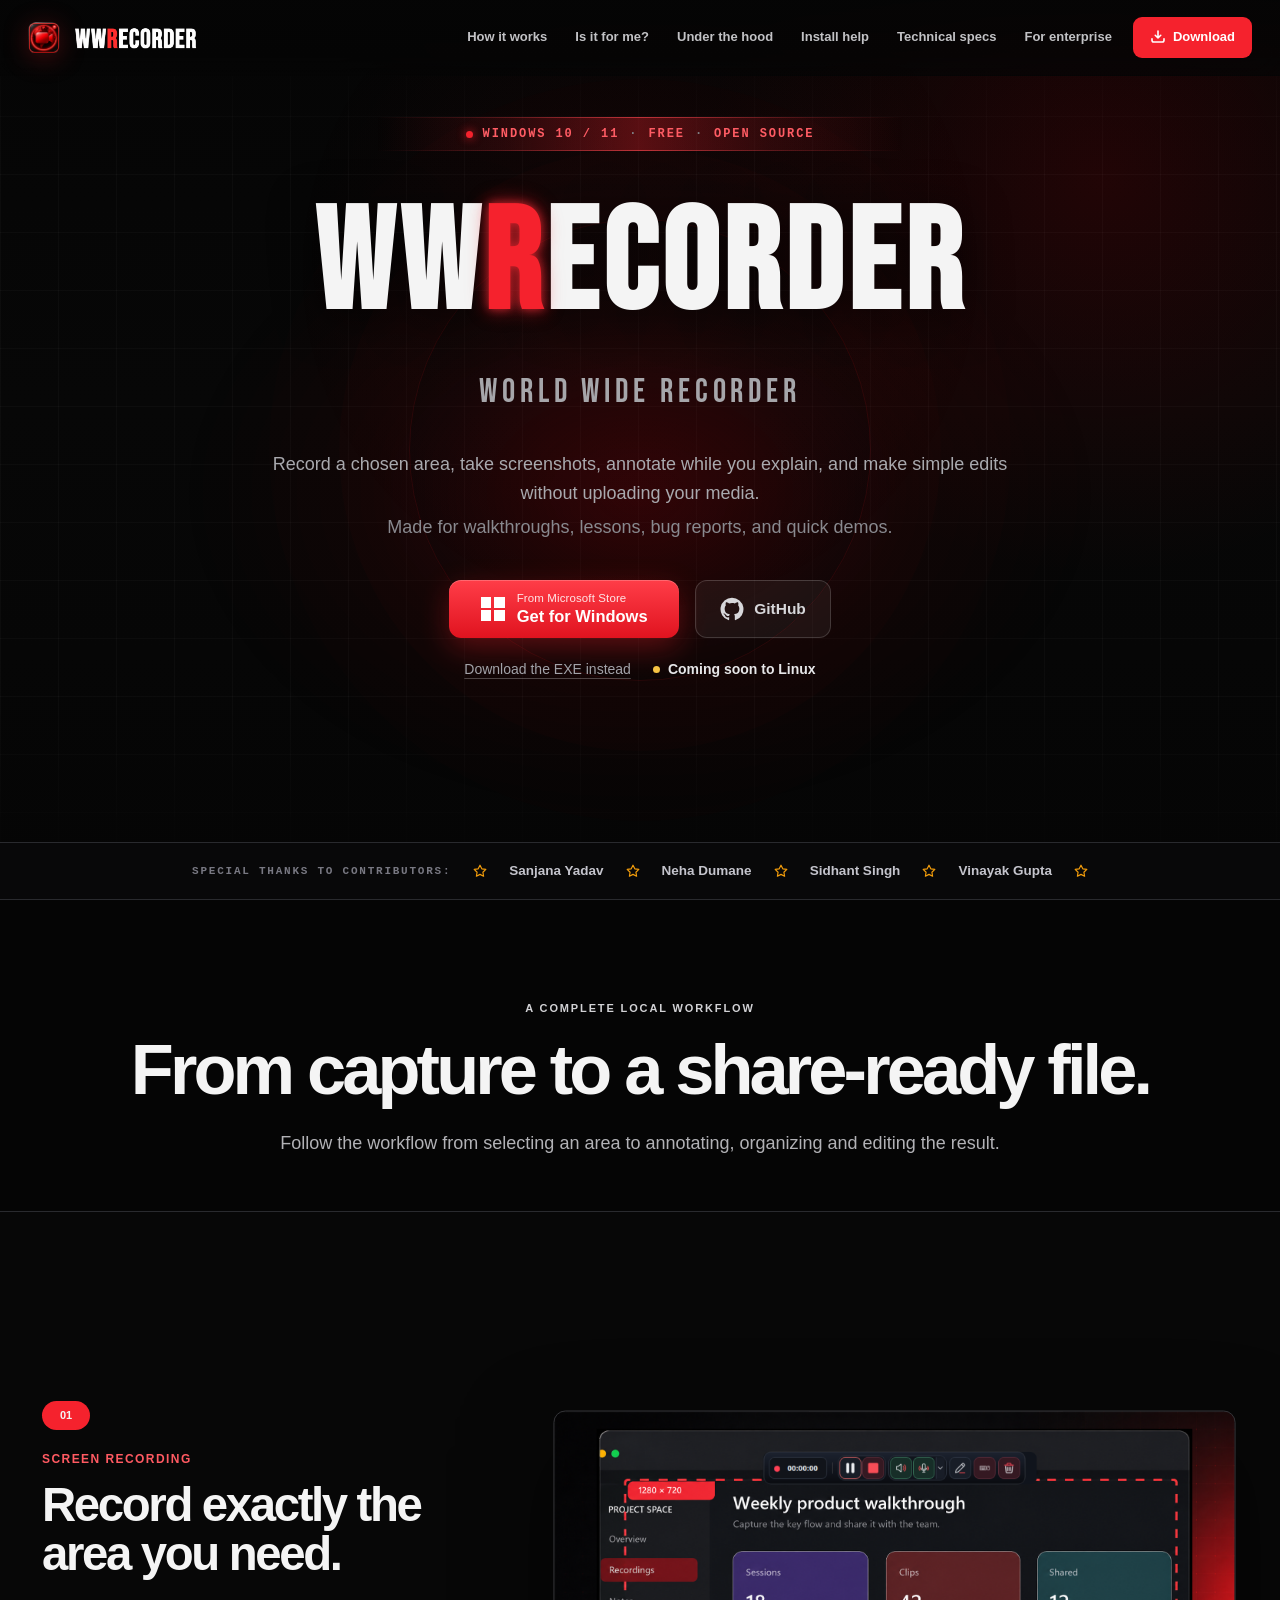
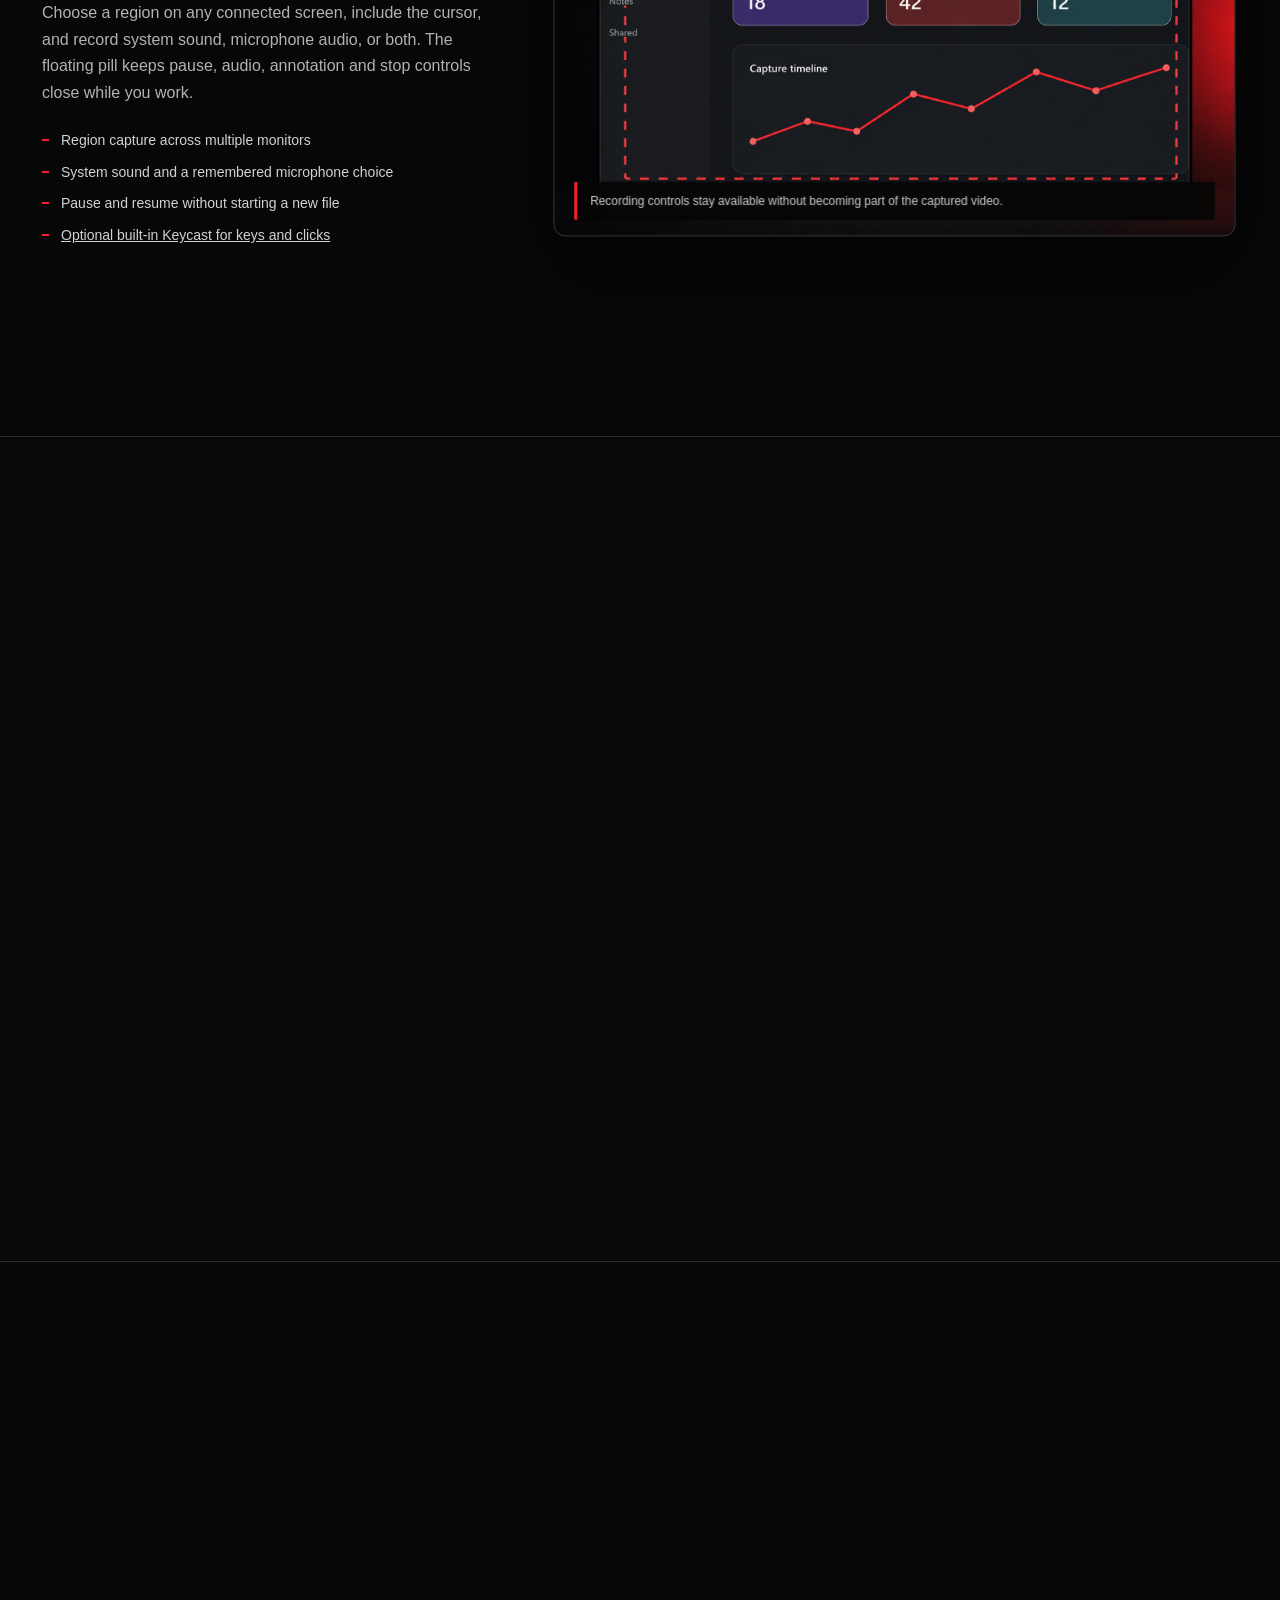
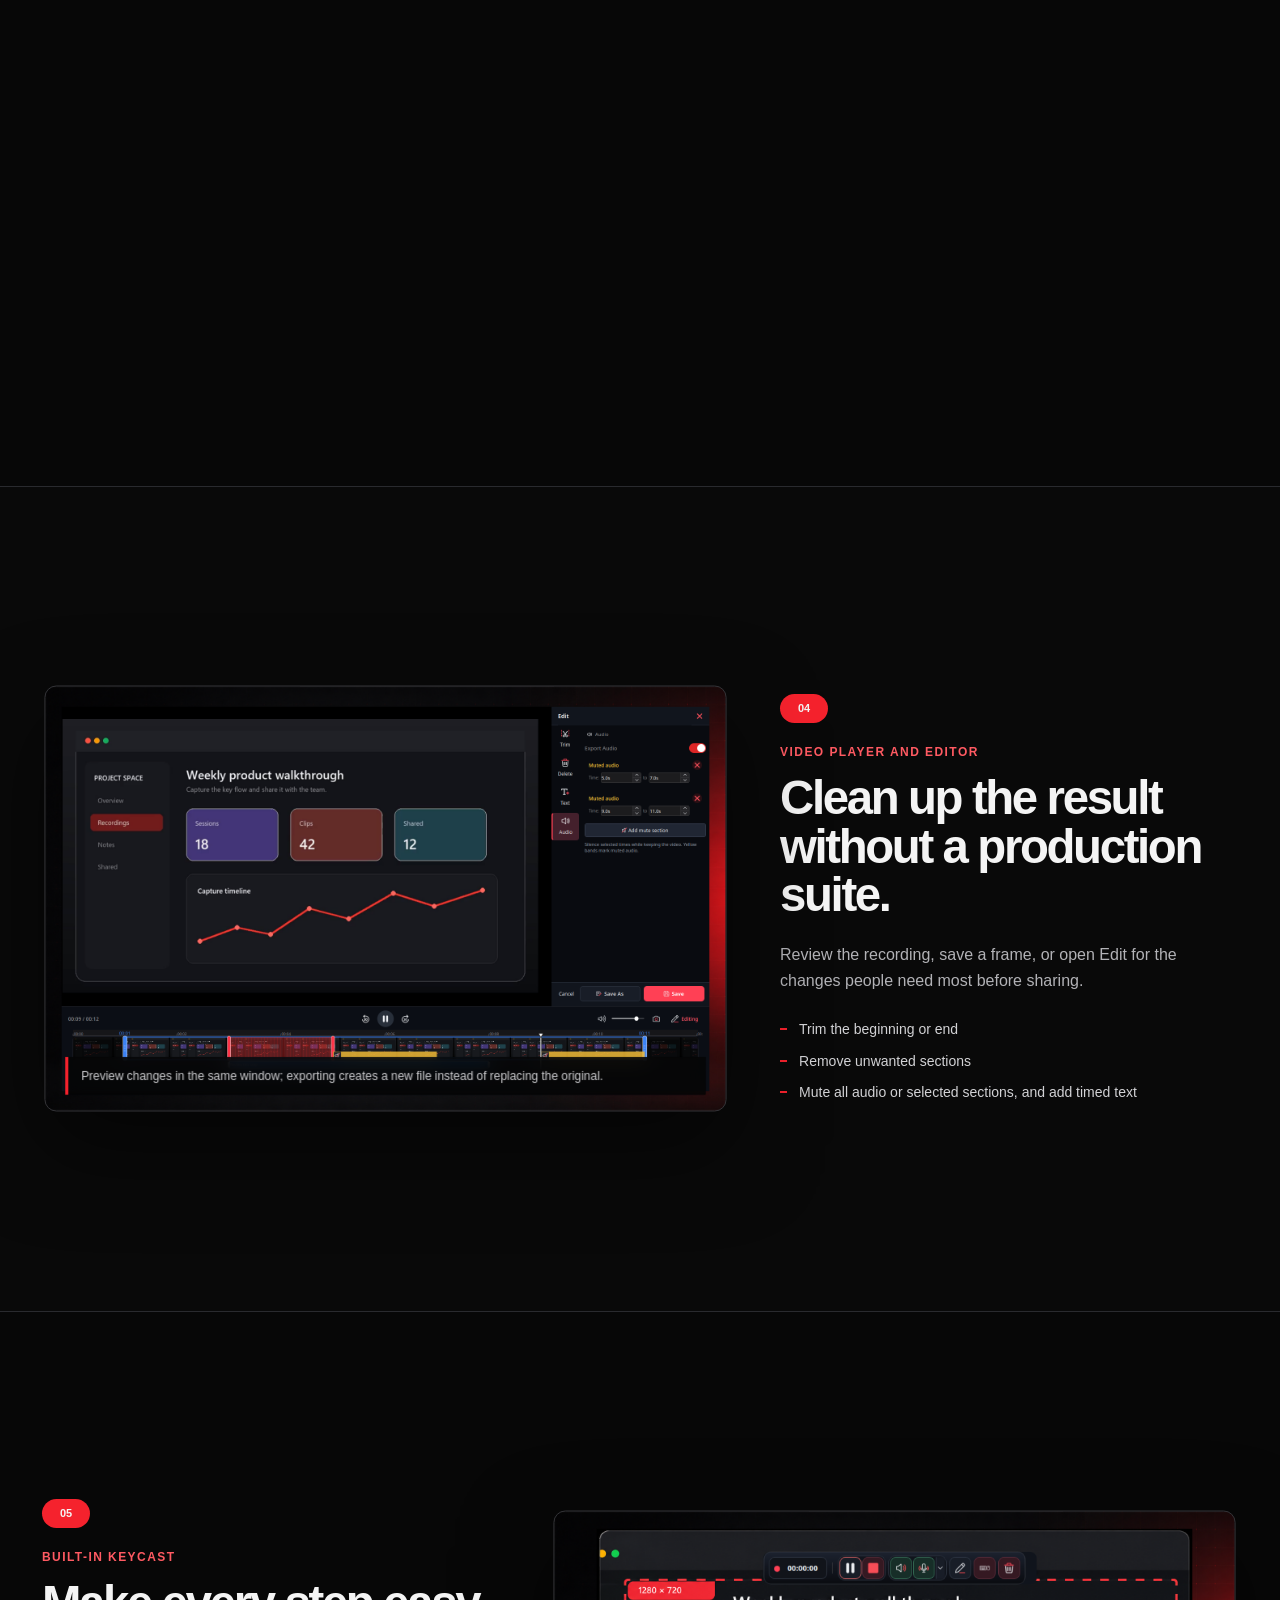
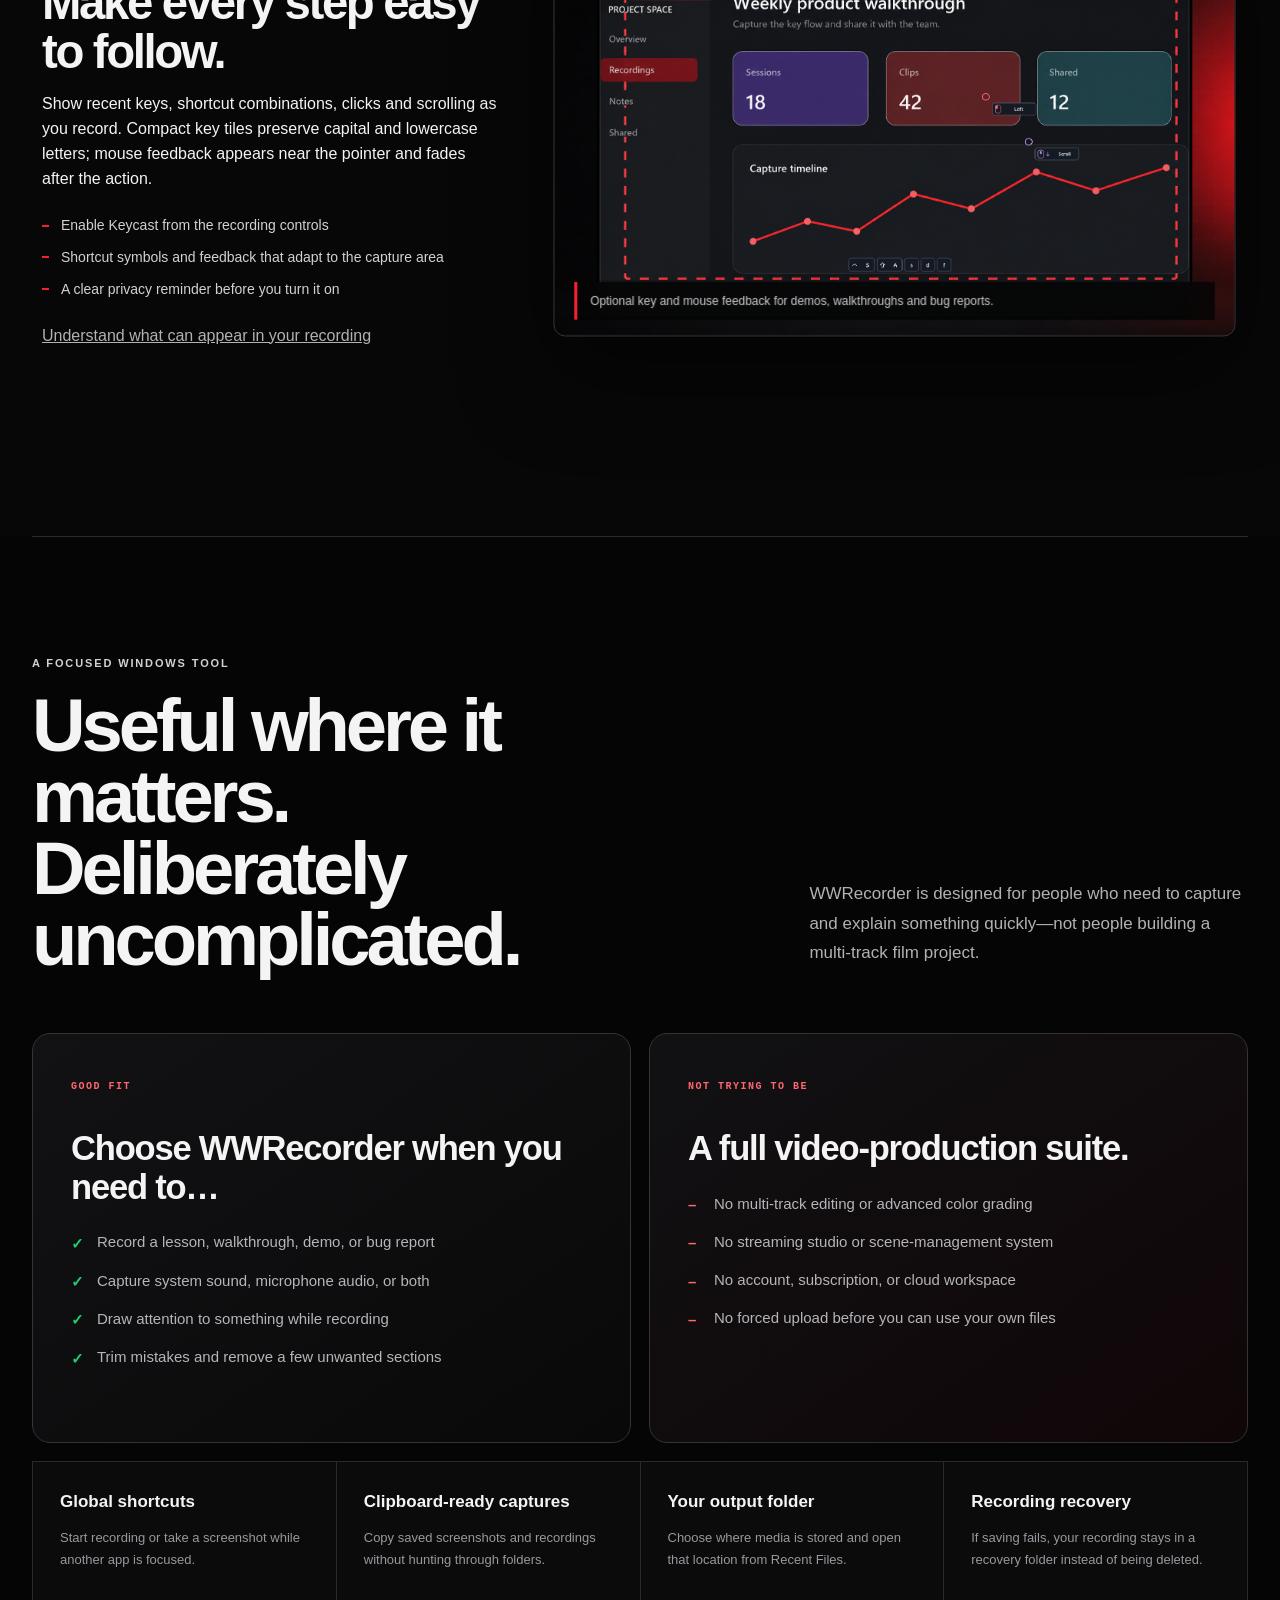
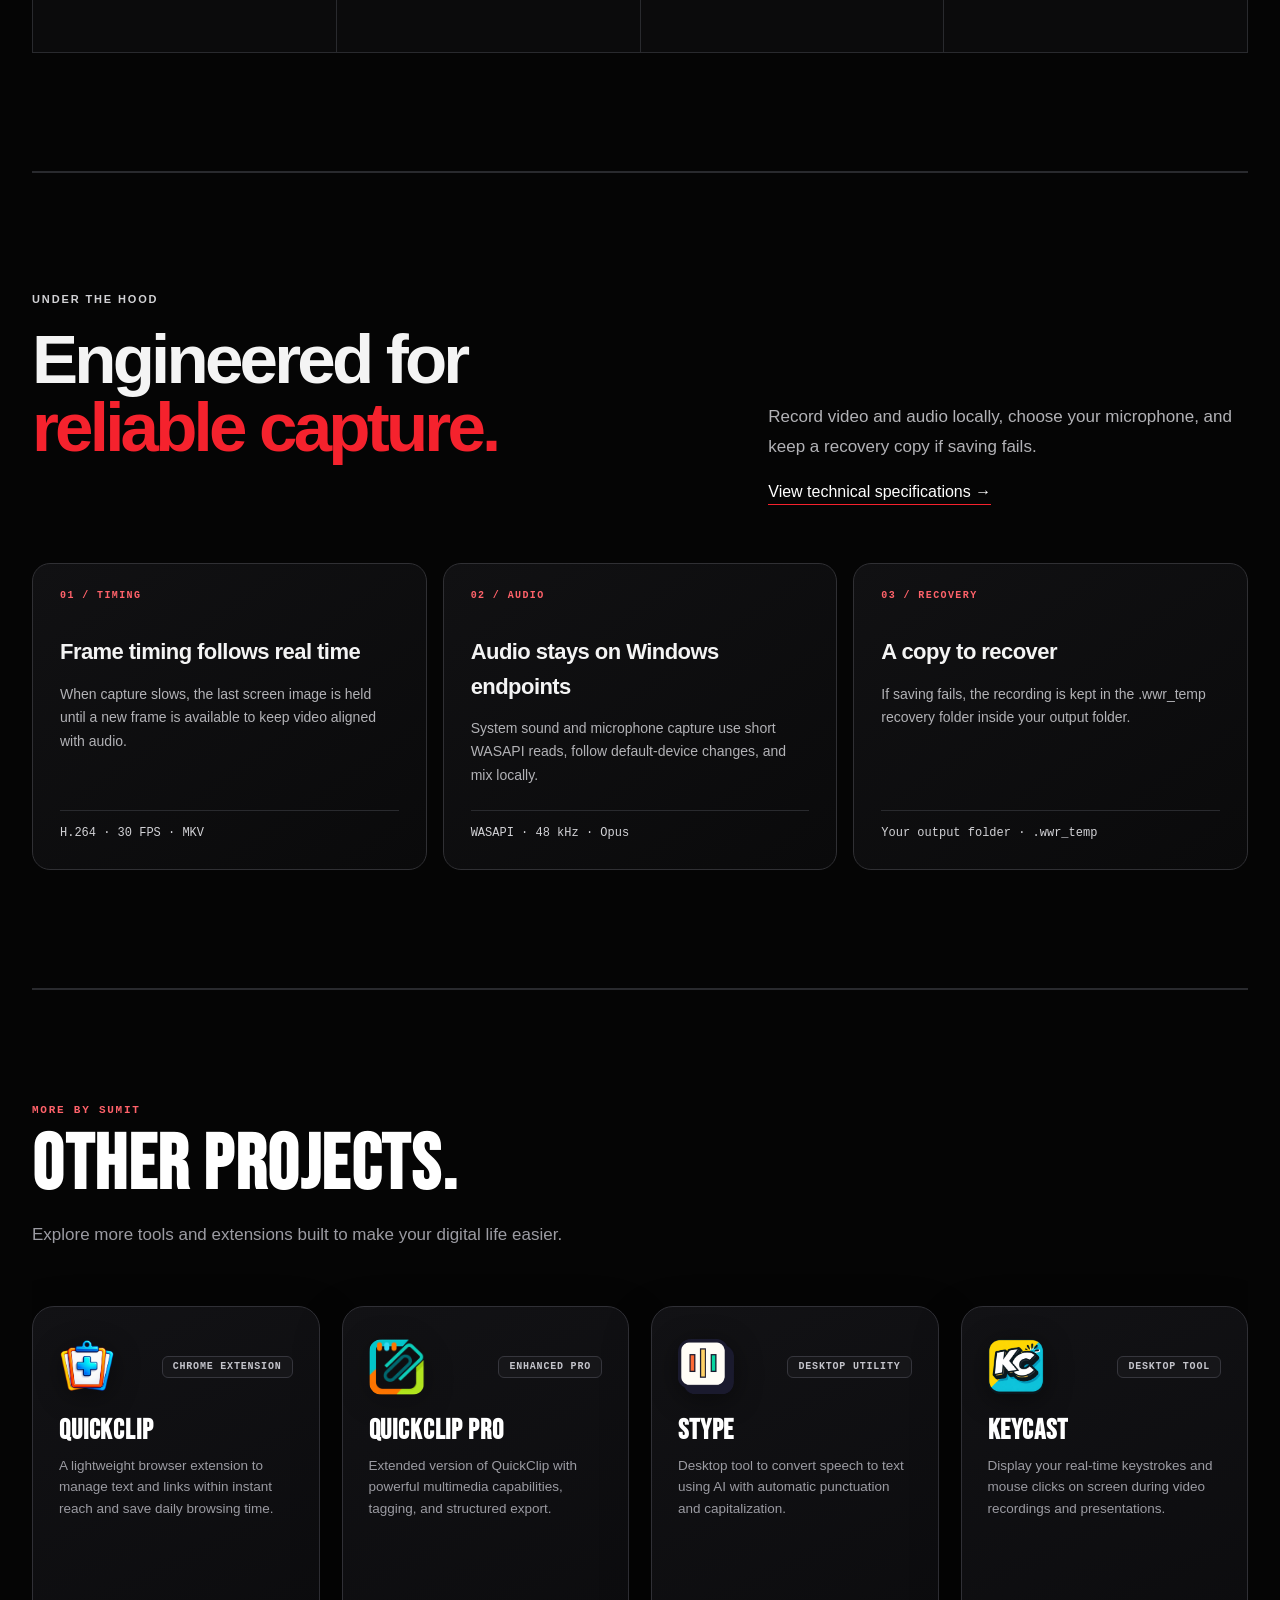
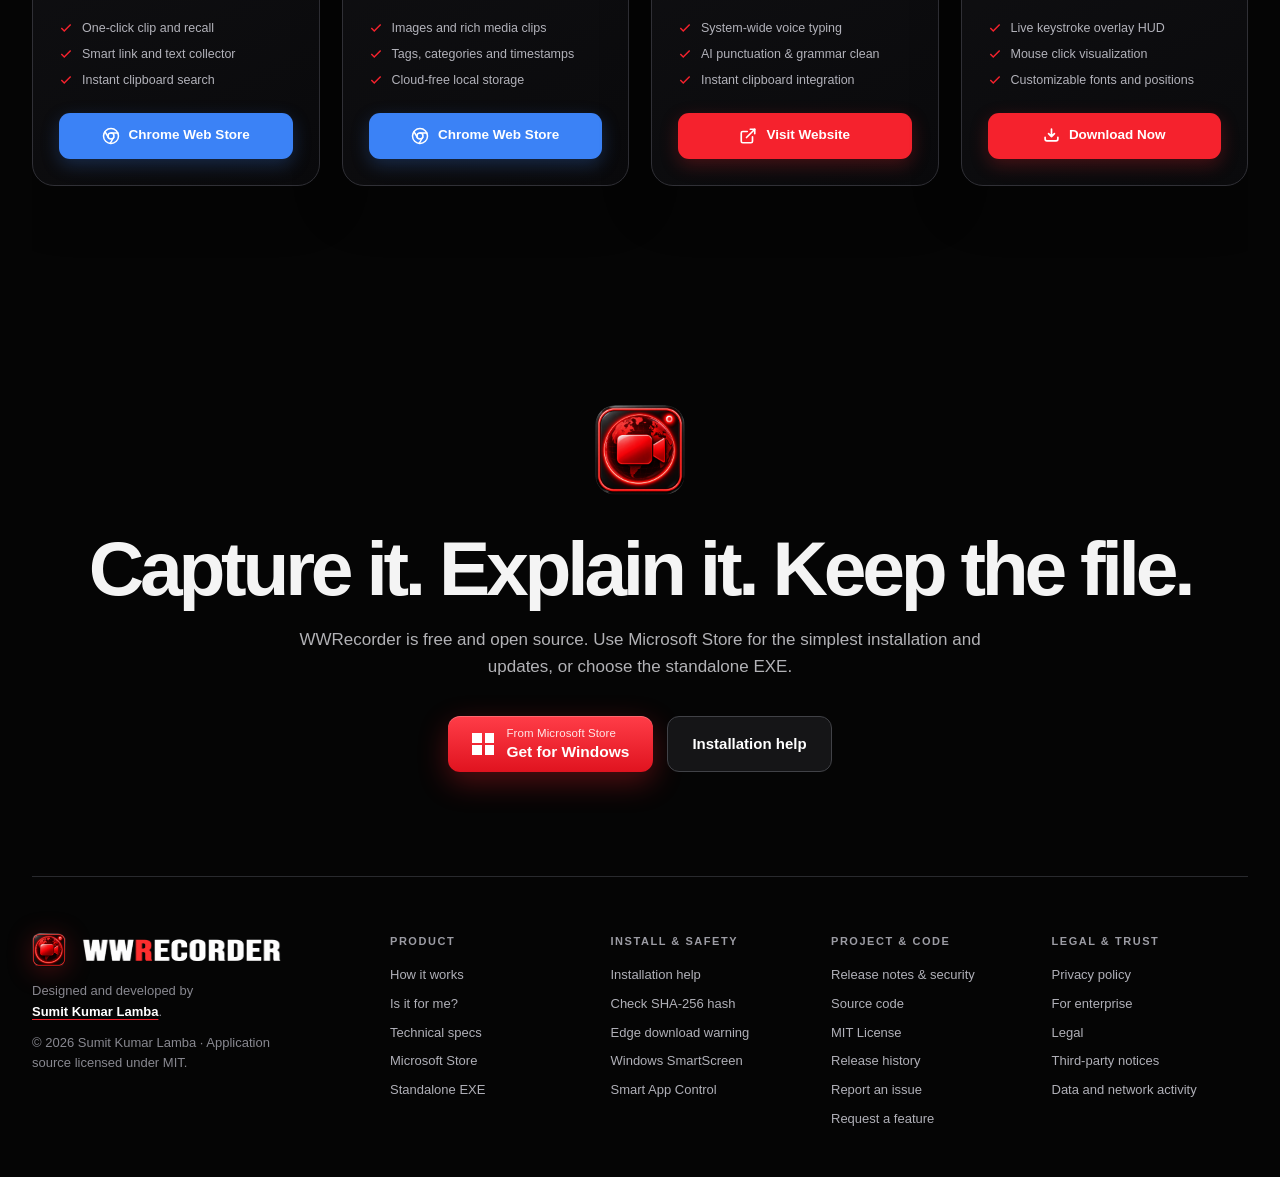
<file: index.html>
<!doctype html>
<html lang="en">
<head>
  <meta charset="utf-8">
  <meta name="viewport" content="width=device-width,initial-scale=1">
  <meta name="theme-color" content="#050505">
  <meta name="description" content="WWRecorder brings screen recording, screenshots, live annotation, recent files and practical video editing together in one Windows app.">
  <meta property="og:title" content="WWRecorder | Capture, explain and edit on Windows">
  <meta property="og:description" content="Record a region, capture audio, annotate your screen and edit the result without leaving WWRecorder.">
  <meta property="og:image" content="media/screenshot-01-capture.png">
  <meta property="og:type" content="website">
  <meta property="og:url" content="https://akasumitlamba.github.io/WWRecorder/">
  <link rel="canonical" href="https://akasumitlamba.github.io/WWRecorder/">
  <link rel="icon" type="image/png" href="icons/icon.png">
  <link rel="preconnect" href="https://fonts.googleapis.com">
  <link rel="preconnect" href="https://fonts.gstatic.com" crossorigin>
  <link href="https://fonts.googleapis.com/css2?family=Bebas+Neue&display=swap" rel="stylesheet">
  <link rel="stylesheet" href="style.css?v=20">
  <title>WWRecorder | Screen recording, screenshots and editing for Windows</title>
</head>
<body data-page="home">
  <a class="skip-link" href="#main">Skip to content</a>
  <header class="site-header" data-header>
    <a class="brand" href="index.html" aria-label="WWRecorder home"><img class="brand-icon" src="icons/icon.png" alt="" aria-hidden="true"><img class="brand-wordmark" src="icons/wwrecorder.png" alt="WWRecorder"></a>
    <button class="menu-toggle" type="button" aria-label="Open navigation" aria-expanded="false" aria-controls="site-nav"><span></span><span></span></button>
    <nav id="site-nav" aria-label="Primary navigation">
      <a href="#features">How it works</a>
      <a href="#fit">Is it for me?</a>
      <a href="#under-the-hood">Under the hood</a>
      <a href="install-help.html">Install help</a>
      <a href="specs.html">Technical specs</a>
      <a href="enterprise.html">For enterprise</a>
      <button class="nav-download js-download-open" type="button"><img class="download-icon" src="icons/download-tray.svg" alt="" aria-hidden="true">Download</button>
    </nav>
  </header>

  <main id="main">
    <section class="hero hero-centered" id="home">
      <div class="hero-grid" aria-hidden="true"></div>
      <div class="hero-center reveal">
        <p class="hero-pill"><span></span> Windows 10 / 11 <i>·</i> Free <i>·</i> Open source</p>
        <h1><span>WW</span><em>R</em><span>ECORDER</span></h1>
        <p class="hero-name">World Wide Recorder</p>
        <p class="hero-description">Record a chosen area, take screenshots, annotate while you explain, and make simple edits without uploading your media.<span class="hero-description-detail">Made for walkthroughs, lessons, bug reports, and quick demos.</span></p>
        <div class="hero-actions">
          <a class="store-button" href="ms-windows-store://pdp/?productid=9PBS5VDWFXND" aria-label="Get WWRecorder for Windows from Microsoft Store"><span class="ms-logo" aria-hidden="true"><i></i><i></i><i></i><i></i></span><span><small>From Microsoft Store</small>Get for Windows</span></a>
          <a class="github-button" href="https://github.com/akasumitlamba/WWRecorder" target="_blank" rel="noopener" aria-label="View source code on GitHub">
            <svg viewBox="0 0 24 24" aria-hidden="true"><path fill="currentColor" d="M12 .7a11.5 11.5 0 0 0-3.64 22.41c.58.11.79-.25.79-.56v-2.23c-3.22.7-3.9-1.37-3.9-1.37-.53-1.34-1.29-1.7-1.29-1.7-1.05-.72.08-.71.08-.71 1.17.08 1.78 1.2 1.78 1.2 1.04 1.78 2.72 1.27 3.38.97.1-.75.4-1.27.74-1.56-2.57-.29-5.27-1.29-5.27-5.69 0-1.26.45-2.28 1.19-3.09-.12-.29-.52-1.47.11-3.05 0 0 .97-.31 3.16 1.18A10.97 10.97 0 0 1 12 6.11c.98 0 1.95.13 2.86.39 2.2-1.49 3.16-1.18 3.16-1.18.63 1.58.23 2.76.11 3.05.74.81 1.19 1.83 1.19 3.09 0 4.42-2.71 5.39-5.29 5.68.42.36.79 1.07.79 2.16v3.25c0 .31.21.68.8.56A11.5 11.5 0 0 0 12 .7Z"/></svg>
            <span class="github-label">GitHub</span>
          </a>
        </div>
        <p class="hero-alt"><a class="exe-link" href="download.html">Download the EXE instead</a><span class="linux-soon"><i aria-hidden="true"></i>Coming soon to Linux</span></p>
      </div>
      <div class="hero-contributors" aria-label="Special thanks to contributors">
        <span class="contributors-label">SPECIAL THANKS TO CONTRIBUTORS:</span>
        <div class="contributors-list">
          <svg class="contributor-star" viewBox="0 0 24 24" fill="none" stroke="#f59e0b" stroke-width="2" stroke-linecap="round" stroke-linejoin="round" aria-hidden="true"><polygon points="12 2 15.09 8.26 22 9.27 17 14.14 18.18 21.02 12 17.77 5.82 21.02 7 14.14 2 9.27 8.91 8.26 12 2"/></svg>
          <span class="contributor-item has-tooltip" tabindex="0">
            <span>Sanjana Yadav</span>
            <span class="contributor-tooltip" role="tooltip">Found Bugs</span>
          </span>
          <svg class="contributor-star" viewBox="0 0 24 24" fill="none" stroke="#f59e0b" stroke-width="2" stroke-linecap="round" stroke-linejoin="round" aria-hidden="true"><polygon points="12 2 15.09 8.26 22 9.27 17 14.14 18.18 21.02 12 17.77 5.82 21.02 7 14.14 2 9.27 8.91 8.26 12 2"/></svg>
          <span class="contributor-item has-tooltip" tabindex="0">
            <span>Neha Dumane</span>
            <span class="contributor-tooltip" role="tooltip">Found Bugs</span>
          </span>
          <svg class="contributor-star" viewBox="0 0 24 24" fill="none" stroke="#f59e0b" stroke-width="2" stroke-linecap="round" stroke-linejoin="round" aria-hidden="true"><polygon points="12 2 15.09 8.26 22 9.27 17 14.14 18.18 21.02 12 17.77 5.82 21.02 7 14.14 2 9.27 8.91 8.26 12 2"/></svg>
          <span class="contributor-item has-tooltip" tabindex="0">
            <span>Sidhant Singh</span>
            <span class="contributor-tooltip" role="tooltip">Found Bugs</span>
          </span>
          <svg class="contributor-star" viewBox="0 0 24 24" fill="none" stroke="#f59e0b" stroke-width="2" stroke-linecap="round" stroke-linejoin="round" aria-hidden="true"><polygon points="12 2 15.09 8.26 22 9.27 17 14.14 18.18 21.02 12 17.77 5.82 21.02 7 14.14 2 9.27 8.91 8.26 12 2"/></svg>
          <span class="contributor-item has-tooltip" tabindex="0">
            <span>Vinayak Gupta</span>
            <span class="contributor-tooltip" role="tooltip">Contributed Code</span>
          </span>
          <svg class="contributor-star" viewBox="0 0 24 24" fill="none" stroke="#f59e0b" stroke-width="2" stroke-linecap="round" stroke-linejoin="round" aria-hidden="true"><polygon points="12 2 15.09 8.26 22 9.27 17 14.14 18.18 21.02 12 17.77 5.82 21.02 7 14.14 2 9.27 8.91 8.26 12 2"/></svg>
        </div>
      </div>
    </section>

    <section class="feature-intro section-pad" id="features">
      <p class="section-kicker reveal">A complete local workflow</p>
      <h2 class="reveal">From capture to a share-ready file.</h2>
      <p class="section-lead reveal">Follow the workflow from selecting an area to annotating, organizing and editing the result.</p>
    </section>

    <section class="feature-story" data-story="capture">
      <div class="story-sticky">
        <div class="story-copy reveal-left"><span class="story-number">01</span><p class="story-label">Screen recording</p><h2>Record exactly the area you need.</h2><p>Choose a region on any connected screen, include the cursor, and record system sound, microphone audio, or both. The floating pill keeps pause, audio, annotation and stop controls close while you work.</p><ul><li>Region capture across multiple monitors</li><li>System sound and a remembered microphone choice</li><li>Pause and resume without starting a new file</li><li><a href="#keycast">Optional built-in Keycast for keys and clicks</a></li></ul></div>
        <figure class="story-media feature-static reveal-right"><img src="media/features/recording.png?v=1.7.1.1" alt="WWRecorder recording a selected application area with its floating recording controls"><figcaption>Recording controls stay available without becoming part of the captured video.</figcaption></figure>
      </div>
    </section>

    <section class="feature-story story-reverse" data-story="annotate">
      <div class="story-sticky">
        <div class="story-copy reveal-right"><span class="story-number">02</span><p class="story-label">Live and screenshot annotation</p><h2>Point to the important part while it is on screen.</h2><p>Draw over the live desktop during a recording, or open a screenshot in the image editor. Use pencil, highlighter, arrows, shapes and text, with undo, redo and eraser controls.</p><ul><li>Live annotations appear in the recording</li><li>Screenshot editor with crop, rotate and flip</li><li>Editable text, colours and line thickness</li></ul></div>
        <figure class="story-media feature-static reveal-left"><img src="media/features/annotation.png?v=1.7.1.1" alt="WWRecorder photo editor showing drawing, highlighting, shapes, text and transform controls"><figcaption>Use familiar annotation tools during recording or after taking a screenshot.</figcaption></figure>
      </div>
    </section>

    <section class="feature-story" data-story="files">
      <div class="story-sticky">
        <div class="story-copy reveal-left"><span class="story-number">03</span><p class="story-label">Recent Files</p><h2>Open, edit or move a capture without searching for it.</h2><p>The sidebar shows recent recordings and screenshots with previews. Drag a file directly into another app, or use the vertical ⋮ menu for the available file actions.</p><ul><li>Videos: Play, Edit, Copy, Rename and Delete</li><li>Photos: Open in Editor, Copy, Rename and Delete</li><li>Search and open the capture folder in Explorer</li></ul></div>
        <figure class="story-media feature-static feature-portrait reveal-right"><img src="media/features/recent-files.png?v=1.7.1.1" alt="WWRecorder Recent Files sidebar showing saved screenshots, a recording and vertical action menus"><figcaption>Your files remain in the folder you choose and can be dragged into other applications.</figcaption></figure>
      </div>
    </section>

    <section class="feature-story story-reverse" data-story="editor">
      <div class="story-sticky">
        <div class="story-copy reveal-right"><span class="story-number">04</span><p class="story-label">Video player and editor</p><h2>Clean up the result without a production suite.</h2><p>Review the recording, save a frame, or open Edit for the changes people need most before sharing.</p><ul><li>Trim the beginning or end</li><li>Remove unwanted sections</li><li>Mute all audio or selected sections, and add timed text</li></ul></div>
        <figure class="story-media feature-static reveal-left"><img src="media/features/video-editor.png?v=1.7.1.1" alt="WWRecorder video editor showing trim, delete segment, audio and text controls"><figcaption>Preview changes in the same window; exporting creates a new file instead of replacing the original.</figcaption></figure>
      </div>
    </section>

    <section class="feature-story" data-story="keycast" id="keycast">
      <div class="story-sticky">
        <div class="story-copy reveal-left"><span class="story-number">05</span><p class="story-label">Built-in Keycast</p><h2>Make every step easy to follow.</h2><p>Show recent keys, shortcut combinations, clicks and scrolling as you record. Compact key tiles preserve capital and lowercase letters; mouse feedback appears near the pointer and fades after the action.</p><ul><li>Enable Keycast from the recording controls</li><li>Shortcut symbols and feedback that adapt to the capture area</li><li>A clear privacy reminder before you turn it on</li></ul><p><a href="enterprise.html#keycast">Understand what can appear in your recording</a></p></div>
        <figure class="story-media feature-static reveal-right"><img src="media/features/keycast.png" alt="WWRecorder Keycast showing Ctrl S, capital and lowercase key tiles, left click and scroll-down feedback inside a sample recording" loading="lazy"><figcaption>Optional key and mouse feedback for demos, walkthroughs and bug reports.</figcaption></figure>
      </div>
    </section>

    <section class="product-fit section-pad" id="fit">
      <div class="fit-heading reveal"><p class="section-kicker">A focused Windows tool</p><h2>Useful where it matters.<br>Deliberately uncomplicated.</h2><p>WWRecorder is designed for people who need to capture and explain something quickly—not people building a multi-track film project.</p></div>
      <div class="fit-grid">
        <article class="fit-card fit-positive reveal"><span>GOOD FIT</span><h3>Choose WWRecorder when you need to…</h3><ul><li>Record a lesson, walkthrough, demo, or bug report</li><li>Capture system sound, microphone audio, or both</li><li>Draw attention to something while recording</li><li>Trim mistakes and remove a few unwanted sections</li></ul></article>
        <article class="fit-card fit-boundary reveal"><span>NOT TRYING TO BE</span><h3>A full video-production suite.</h3><ul><li>No multi-track editing or advanced color grading</li><li>No streaming studio or scene-management system</li><li>No account, subscription, or cloud workspace</li><li>No forced upload before you can use your own files</li></ul></article>
      </div>
      <div class="practical-grid">
        <article class="practical-item reveal"><strong>Global shortcuts</strong><p>Start recording or take a screenshot while another app is focused.</p></article>
        <article class="practical-item reveal"><strong>Clipboard-ready captures</strong><p>Copy saved screenshots and recordings without hunting through folders.</p></article>
        <article class="practical-item reveal"><strong>Your output folder</strong><p>Choose where media is stored and open that location from Recent Files.</p></article>
        <article class="practical-item reveal"><strong>Recording recovery</strong><p>If saving fails, your recording stays in a recovery folder instead of being deleted.</p></article>
      </div>
    </section>

    <section class="engineering-preview section-pad" id="under-the-hood">
      <div class="engineering-heading reveal-left">
        <p class="section-kicker">Under the hood</p>
        <h2>Engineered for<br><em>reliable capture.</em></h2>
        <p>Record video and audio locally, choose your microphone, and keep a recovery copy if saving fails.</p>
        <a class="text-link" href="specs.html">View technical specifications <span aria-hidden="true">→</span></a>
      </div>
      <div class="engineering-grid">
        <article class="engineering-card reveal" data-accent="clock"><span class="tech-index">01 / TIMING</span><strong>Frame timing follows real time</strong><p>When capture slows, the last screen image is held until a new frame is available to keep video aligned with audio.</p><code>H.264 · 30 FPS · MKV</code></article>
        <article class="engineering-card reveal" data-accent="audio"><span class="tech-index">02 / AUDIO</span><strong>Audio stays on Windows endpoints</strong><p>System sound and microphone capture use short WASAPI reads, follow default-device changes, and mix locally.</p><code>WASAPI · 48 kHz · Opus</code></article>
        <article class="engineering-card reveal" data-accent="safety"><span class="tech-index">03 / RECOVERY</span><strong>A copy to recover</strong><p>If saving fails, the recording is kept in the .wwr_temp recovery folder inside your output folder.</p><code>Your output folder · .wwr_temp</code></article>
      </div>
    </section>


    <section class="projects section-pad" id="other-projects">
      <p class="section-kicker reveal">MORE BY SUMIT</p>
      <h2 class="reveal">OTHER PROJECTS.</h2>
      <p class="section-lead reveal">Explore more tools and extensions built to make your digital life easier.</p>
      <div class="project-grid">
        <article class="project-card reveal">
          <div class="project-card-header">
            <img src="icons/QuickClip.png" alt="QuickClip icon">
            <span class="project-badge">Chrome Extension</span>
          </div>
          <h3>QUICKCLIP</h3>
          <p class="project-summary">A lightweight browser extension to manage text and links within instant reach and save daily browsing time.</p>
          <ul class="project-features">
            <li><svg viewBox="0 0 24 24" fill="none" stroke="currentColor" stroke-width="2.5"><polyline points="20 6 9 17 4 12"/></svg> One-click clip and recall</li>
            <li><svg viewBox="0 0 24 24" fill="none" stroke="currentColor" stroke-width="2.5"><polyline points="20 6 9 17 4 12"/></svg> Smart link and text collector</li>
            <li><svg viewBox="0 0 24 24" fill="none" stroke="currentColor" stroke-width="2.5"><polyline points="20 6 9 17 4 12"/></svg> Instant clipboard search</li>
          </ul>
          <a class="project-button project-button-chrome" href="https://chromewebstore.google.com/detail/mjdfflpebcmmpipdeeianpjfolmhkmna" target="_blank" rel="noopener">
            <svg viewBox="0 0 24 24" width="18" height="18" fill="none" stroke="currentColor" stroke-width="2" stroke-linecap="round" stroke-linejoin="round"><circle cx="12" cy="12" r="10"/><circle cx="12" cy="12" r="4"/><line x1="21.17" y1="8" x2="12" y2="8"/><line x1="3.95" y1="6.06" x2="8.54" y2="14"/><line x1="10.88" y1="21.94" x2="15.46" y2="14"/></svg>
            Chrome Web Store
          </a>
        </article>

        <article class="project-card reveal">
          <div class="project-card-header">
            <img src="icons/quickclippro.png" alt="QuickClip PRO icon">
            <span class="project-badge">Enhanced Pro</span>
          </div>
          <h3>QUICKCLIP PRO</h3>
          <p class="project-summary">Extended version of QuickClip with powerful multimedia capabilities, tagging, and structured export.</p>
          <ul class="project-features">
            <li><svg viewBox="0 0 24 24" fill="none" stroke="currentColor" stroke-width="2.5"><polyline points="20 6 9 17 4 12"/></svg> Images and rich media clips</li>
            <li><svg viewBox="0 0 24 24" fill="none" stroke="currentColor" stroke-width="2.5"><polyline points="20 6 9 17 4 12"/></svg> Tags, categories and timestamps</li>
            <li><svg viewBox="0 0 24 24" fill="none" stroke="currentColor" stroke-width="2.5"><polyline points="20 6 9 17 4 12"/></svg> Cloud-free local storage</li>
          </ul>
          <a class="project-button project-button-chrome" href="https://chromewebstore.google.com/detail/ndibnfgbmcfgoeapohknfeeiilgfhdjg" target="_blank" rel="noopener">
            <svg viewBox="0 0 24 24" width="18" height="18" fill="none" stroke="currentColor" stroke-width="2" stroke-linecap="round" stroke-linejoin="round"><circle cx="12" cy="12" r="10"/><circle cx="12" cy="12" r="4"/><line x1="21.17" y1="8" x2="12" y2="8"/><line x1="3.95" y1="6.06" x2="8.54" y2="14"/><line x1="10.88" y1="21.94" x2="15.46" y2="14"/></svg>
            Chrome Web Store
          </a>
        </article>

        <article class="project-card reveal">
          <div class="project-card-header">
            <img src="icons/stype.png" alt="Stype icon">
            <span class="project-badge">Desktop Utility</span>
          </div>
          <h3>STYPE</h3>
          <p class="project-summary">Desktop tool to convert speech to text using AI with automatic punctuation and capitalization.</p>
          <ul class="project-features">
            <li><svg viewBox="0 0 24 24" fill="none" stroke="currentColor" stroke-width="2.5"><polyline points="20 6 9 17 4 12"/></svg> System-wide voice typing</li>
            <li><svg viewBox="0 0 24 24" fill="none" stroke="currentColor" stroke-width="2.5"><polyline points="20 6 9 17 4 12"/></svg> AI punctuation &amp; grammar clean</li>
            <li><svg viewBox="0 0 24 24" fill="none" stroke="currentColor" stroke-width="2.5"><polyline points="20 6 9 17 4 12"/></svg> Instant clipboard integration</li>
          </ul>
          <a class="project-button project-button-download" href="https://akasumitlamba.github.io/Stype/" target="_blank" rel="noopener">
            <svg viewBox="0 0 24 24" width="18" height="18" fill="none" stroke="currentColor" stroke-width="2.2" stroke-linecap="round" stroke-linejoin="round"><path d="M18 13v6a2 2 0 0 1-2 2H5a2 2 0 0 1-2-2V8a2 2 0 0 1 2-2h6"/><polyline points="15 3 21 3 21 9"/><line x1="10" y1="14" x2="21" y2="3"/></svg>
            Visit Website
          </a>
        </article>

        <article class="project-card reveal">
          <div class="project-card-header">
            <img src="icons/KeyCast.png" alt="KeyCast icon">
            <span class="project-badge">Desktop Tool</span>
          </div>
          <h3>KEYCAST</h3>
          <p class="project-summary">Display your real-time keystrokes and mouse clicks on screen during video recordings and presentations.</p>
          <ul class="project-features">
            <li><svg viewBox="0 0 24 24" fill="none" stroke="currentColor" stroke-width="2.5"><polyline points="20 6 9 17 4 12"/></svg> Live keystroke overlay HUD</li>
            <li><svg viewBox="0 0 24 24" fill="none" stroke="currentColor" stroke-width="2.5"><polyline points="20 6 9 17 4 12"/></svg> Mouse click visualization</li>
            <li><svg viewBox="0 0 24 24" fill="none" stroke="currentColor" stroke-width="2.5"><polyline points="20 6 9 17 4 12"/></svg> Customizable fonts and positions</li>
          </ul>
          <a class="project-button project-button-download" href="https://github.com/akasumitlamba/KeyCast/releases/download/v2.0/KeyCast_Setup.exe" target="_blank" rel="noopener">
            <img class="download-icon" src="icons/download-tray.svg" alt="" aria-hidden="true">
            Download Now
          </a>
        </article>
      </div>
    </section>

    <section class="closing section-pad reveal"><img src="icons/icon.png" alt="WWRecorder app icon"><h2>Capture it. Explain it. Keep the file.</h2><p>WWRecorder is free and open source. Use Microsoft Store for the simplest installation and updates, or choose the standalone EXE.</p><div class="hero-actions"><a class="store-button" href="ms-windows-store://pdp/?productid=9PBS5VDWFXND" aria-label="Get WWRecorder for Windows from Microsoft Store"><span class="ms-logo" aria-hidden="true"><i></i><i></i><i></i><i></i></span><span><small>From Microsoft Store</small>Get for Windows</span></a><a class="button button-secondary" href="install-help.html">Installation help</a></div></section>
  </main>

        <footer class="site-footer">
    <div class="footer-brand">
      <a class="brand" href="index.html" aria-label="WWRecorder home"><img class="brand-icon" src="icons/icon.png" alt="" aria-hidden="true"><img class="brand-wordmark" src="icons/wwrecorder.png" alt="WWRecorder"></a>
      <p class="footer-credit">Designed and developed by <a class="author-name" href="https://github.com/akasumitlamba" target="_blank" rel="noopener">Sumit Kumar Lamba</a>.</p>
      <p class="footer-copyright">© <span data-current-year></span> Sumit Kumar Lamba · Application source licensed under MIT.</p>
    </div>
    <div class="footer-columns">
      <div>
        <strong>Product</strong>
        <a href="index.html#features">How it works</a>
        <a href="index.html#fit">Is it for me?</a>
        <a href="specs.html">Technical specs</a>
        <a href="ms-windows-store://pdp/?productid=9PBS5VDWFXND">Microsoft Store</a>
        <a href="download.html">Standalone EXE</a>
      </div>
      <div>
        <strong>Install &amp; Safety</strong>
        <a href="install-help.html">Installation help</a>
        <a href="install-help.html#verify-installer">Check SHA-256 hash</a>
        <a href="install-help.html#edge-warning">Edge download warning</a>
        <a href="install-help.html#smartscreen-warning">Windows SmartScreen</a>
        <a href="install-help.html#smart-app-control">Smart App Control</a>
      </div>
      <div>
        <strong>Project &amp; Code</strong>
        <a href="release-notes.html">Release notes &amp; security</a>
        <a href="https://github.com/akasumitlamba/WWRecorder" target="_blank" rel="noopener">Source code</a>
        <a href="https://github.com/akasumitlamba/WWRecorder/blob/main/LICENSE" target="_blank" rel="noopener">MIT License</a>
        <a href="https://github.com/akasumitlamba/WWRecorder/releases" target="_blank" rel="noopener">Release history</a>
        <a href="https://github.com/akasumitlamba/WWRecorder/issues" target="_blank" rel="noopener">Report an issue</a>
        <a href="https://github.com/akasumitlamba/WWRecorder/issues/new" target="_blank" rel="noopener">Request a feature</a>
      </div>
      <div>
        <strong>Legal &amp; Trust</strong>
        <a href="privacy-policy.html">Privacy policy</a>
        <a href="enterprise.html">For enterprise</a>
        <a href="legal.html">Legal</a>
        <a href="legal.html#third-party">Third-party notices</a>
        <a href="privacy-policy.html#network">Data and network activity</a>
      </div>
    </div>
  </footer>
  <script src="script.js?v=15" defer></script>
</body>
</html>
</file>
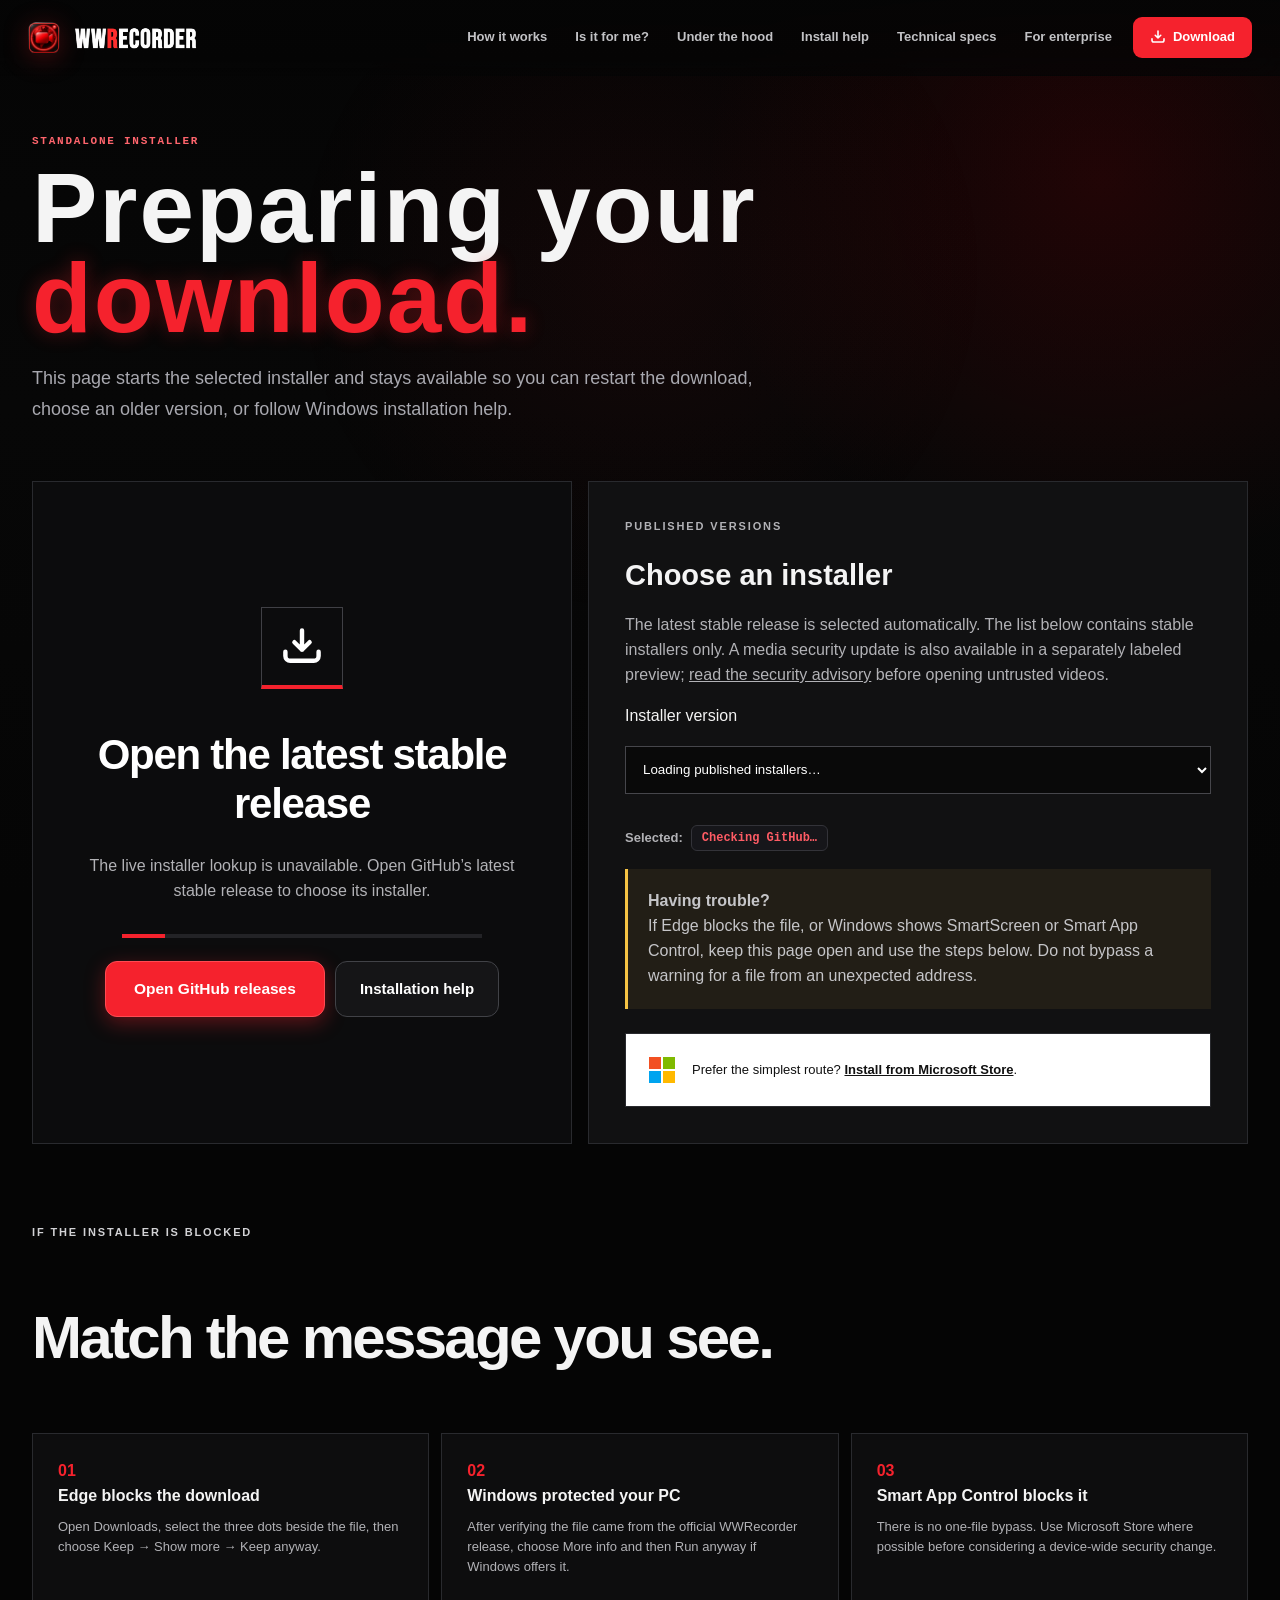
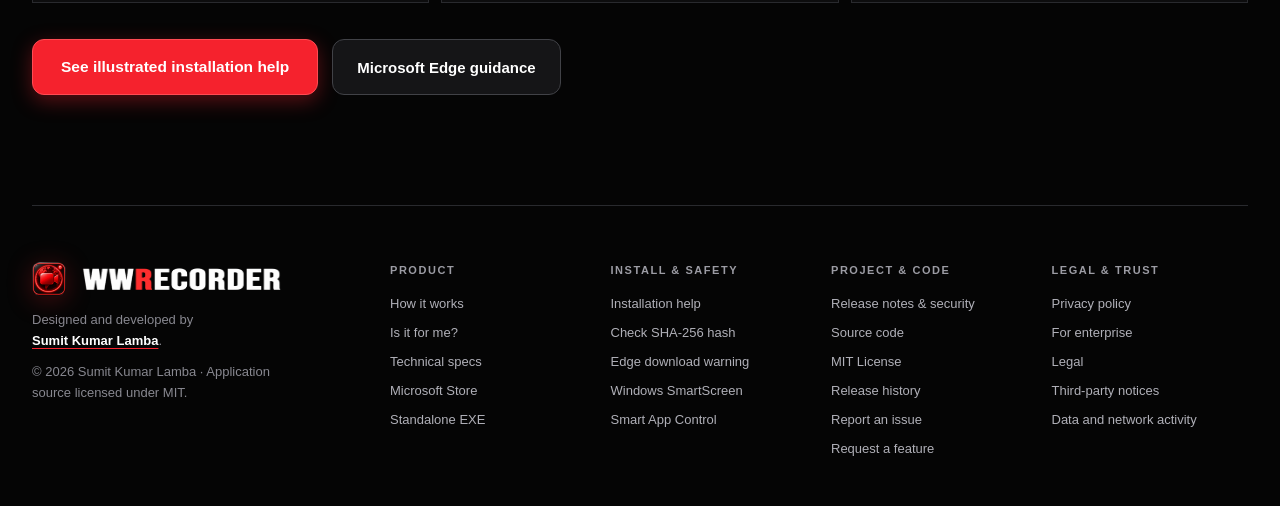
<file: download.html>
<!doctype html>
<html lang="en">
<head>
  <meta charset="utf-8"><meta name="viewport" content="width=device-width,initial-scale=1"><meta name="theme-color" content="#050505">
  <meta name="description" content="WWRecorder standalone installer download status, version selector and Windows installation help.">
  <link rel="canonical" href="https://akasumitlamba.github.io/WWRecorder/download.html"><link rel="icon" type="image/png" href="icons/icon.png"><link rel="stylesheet" href="style.css?v=20">
  <title>Downloading WWRecorder</title>
</head>
<body class="inner-page" data-page="download">
  <a class="skip-link" href="#main">Skip to content</a>
  <header class="site-header" data-header><a class="brand" href="index.html" aria-label="WWRecorder home"><img class="brand-icon" src="icons/icon.png" alt="" aria-hidden="true"><img class="brand-wordmark" src="icons/wwrecorder.png" alt="WWRecorder"></a><button class="menu-toggle" type="button" aria-label="Open navigation" aria-expanded="false" aria-controls="site-nav"><span></span><span></span></button><nav id="site-nav" aria-label="Primary navigation">
      <a href="index.html#features">How it works</a>
      <a href="index.html#fit">Is it for me?</a>
      <a href="index.html#under-the-hood">Under the hood</a>
      <a href="install-help.html">Install help</a>
      <a href="specs.html">Technical specs</a>
      <a href="enterprise.html">For enterprise</a>
      <button class="nav-download js-download-open" type="button"><img class="download-icon" src="icons/download-tray.svg" alt="" aria-hidden="true">Download</button>
    </nav></header>

  <main class="inner-main" id="main">
    <header class="inner-hero reveal"><p class="section-kicker">Standalone installer</p><h1>Preparing your<br><em>download.</em></h1><p>This page starts the selected installer and stays available so you can restart the download, choose an older version, or follow Windows installation help.</p></header>

    <section class="download-status-grid">
      <div class="download-status-card" data-download-status-card>
        <div class="download-glyph has-svg loading" aria-hidden="true"><img class="download-icon" src="icons/download-tray.svg" alt=""></div>
        <h1 data-download-title>Finding the latest stable installer</h1>
        <p data-download-text>WWRecorder is checking GitHub for the latest stable release. Prereleases are excluded.</p>
        <div class="download-target-pill" data-target-pill style="display:none"><span class="target-label">Target:</span> <strong data-target-name>WWRecorder_Setup.exe</strong></div>
        <div class="download-progress" aria-hidden="true"><span></span></div>
        <div class="download-status-actions"><a class="button button-primary" data-manual-download href="https://github.com/akasumitlamba/WWRecorder/releases/latest"><img class="download-icon" src="icons/download-tray.svg" alt="" aria-hidden="true"><span data-button-label>Download installer</span></a><a class="button button-secondary" href="install-help.html">Installation help</a></div>
      </div>
      <aside class="release-panel">
        <p class="section-kicker">Published versions</p><h2>Choose an installer</h2><p>The latest stable release is selected automatically. The list below contains stable installers only. A media security update is also available in a separately labeled preview; <a href="release-notes.html#security">read the security advisory</a> before opening untrusted videos.</p>
        <label for="version-select">Installer version</label><select class="version-select" id="version-select" data-version-select><option>Loading published installers…</option></select>
        <p class="selected-row"><strong>Selected:</strong> <span class="selected-badge" data-selected-release>Checking GitHub…</span></p>
        <div class="download-inline-help"><strong>Having trouble?</strong><br>If Edge blocks the file, or Windows shows SmartScreen or Smart App Control, keep this page open and use the steps below. Do not bypass a warning for a file from an unexpected address.</div>
        <div class="download-store-note"><span class="ms-logo large" aria-hidden="true"><i></i><i></i><i></i><i></i></span><p>Prefer the simplest route? <a href="ms-windows-store://pdp/?productid=9PBS5VDWFXND">Install from Microsoft Store</a>.</p></div>
      </aside>
    </section>

    <section class="quick-help reveal">
      <p class="section-kicker">If the installer is blocked</p><h2>Match the message you see.</h2>
      <div class="quick-help-grid"><article class="quick-help-card"><span>01</span><strong>Edge blocks the download</strong><p>Open Downloads, select the three dots beside the file, then choose Keep → Show more → Keep anyway.</p></article><article class="quick-help-card"><span>02</span><strong>Windows protected your PC</strong><p>After verifying the file came from the official WWRecorder release, choose More info and then Run anyway if Windows offers it.</p></article><article class="quick-help-card"><span>03</span><strong>Smart App Control blocks it</strong><p>There is no one-file bypass. Use Microsoft Store where possible before considering a device-wide security change.</p></article></div>
      <div class="hero-actions"><a class="button button-primary" href="install-help.html">See illustrated installation help</a><a class="button button-secondary" href="https://learn.microsoft.com/en-us/troubleshoot/microsoft-edge/development/download-failures" target="_blank" rel="noopener">Microsoft Edge guidance</a></div>
    </section>
  </main>

        <footer class="site-footer">
    <div class="footer-brand">
      <a class="brand" href="index.html" aria-label="WWRecorder home"><img class="brand-icon" src="icons/icon.png" alt="" aria-hidden="true"><img class="brand-wordmark" src="icons/wwrecorder.png" alt="WWRecorder"></a>
      <p class="footer-credit">Designed and developed by <a class="author-name" href="https://github.com/akasumitlamba" target="_blank" rel="noopener">Sumit Kumar Lamba</a>.</p>
      <p class="footer-copyright">© <span data-current-year></span> Sumit Kumar Lamba · Application source licensed under MIT.</p>
    </div>
    <div class="footer-columns">
      <div>
        <strong>Product</strong>
        <a href="index.html#features">How it works</a>
        <a href="index.html#fit">Is it for me?</a>
        <a href="specs.html">Technical specs</a>
        <a href="ms-windows-store://pdp/?productid=9PBS5VDWFXND">Microsoft Store</a>
        <a href="download.html">Standalone EXE</a>
      </div>
      <div>
        <strong>Install &amp; Safety</strong>
        <a href="install-help.html">Installation help</a>
        <a href="install-help.html#verify-installer">Check SHA-256 hash</a>
        <a href="install-help.html#edge-warning">Edge download warning</a>
        <a href="install-help.html#smartscreen-warning">Windows SmartScreen</a>
        <a href="install-help.html#smart-app-control">Smart App Control</a>
      </div>
      <div>
        <strong>Project &amp; Code</strong>
        <a href="release-notes.html">Release notes &amp; security</a>
        <a href="https://github.com/akasumitlamba/WWRecorder" target="_blank" rel="noopener">Source code</a>
        <a href="https://github.com/akasumitlamba/WWRecorder/blob/main/LICENSE" target="_blank" rel="noopener">MIT License</a>
        <a href="https://github.com/akasumitlamba/WWRecorder/releases" target="_blank" rel="noopener">Release history</a>
        <a href="https://github.com/akasumitlamba/WWRecorder/issues" target="_blank" rel="noopener">Report an issue</a>
        <a href="https://github.com/akasumitlamba/WWRecorder/issues/new" target="_blank" rel="noopener">Request a feature</a>
      </div>
      <div>
        <strong>Legal &amp; Trust</strong>
        <a href="privacy-policy.html">Privacy policy</a>
        <a href="enterprise.html">For enterprise</a>
        <a href="legal.html">Legal</a>
        <a href="legal.html#third-party">Third-party notices</a>
        <a href="privacy-policy.html#network">Data and network activity</a>
      </div>
    </div>
  </footer>
  <script src="script.js?v=15" defer></script>
</body>
</html>
</file>
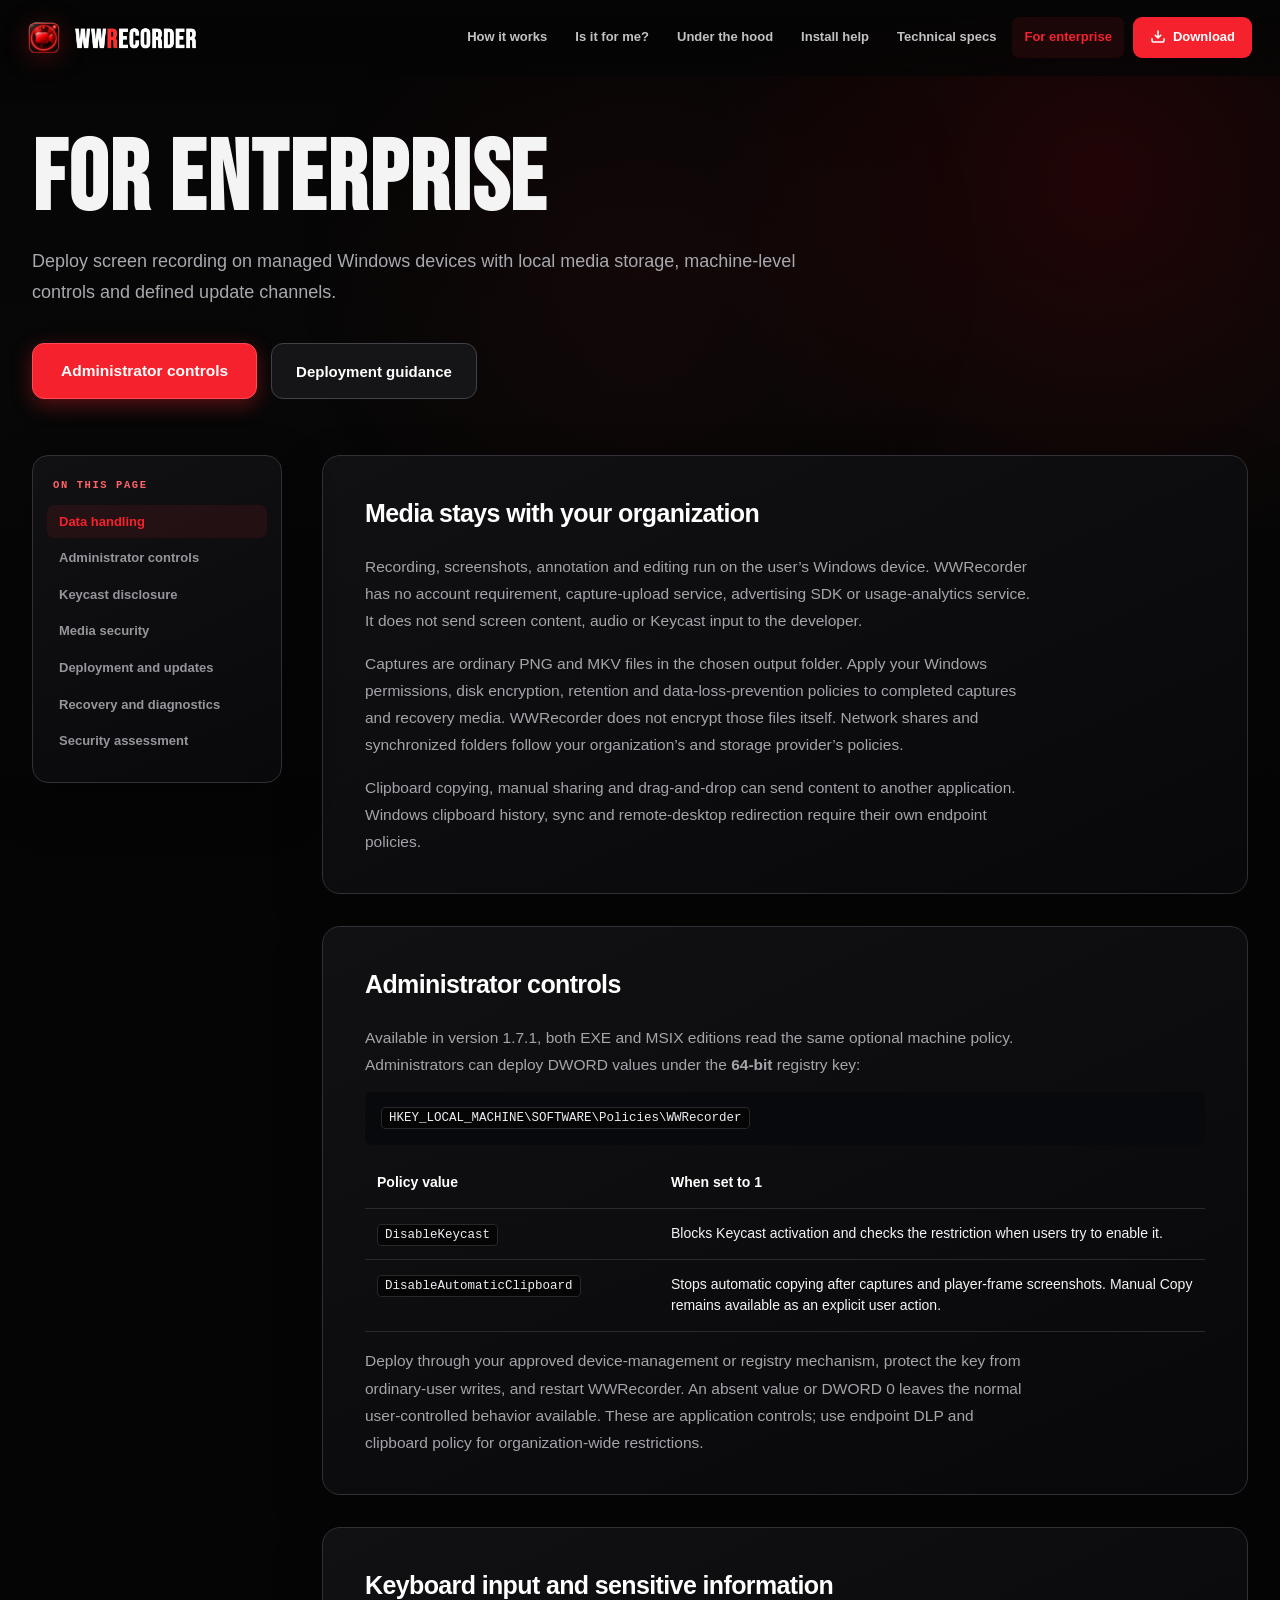
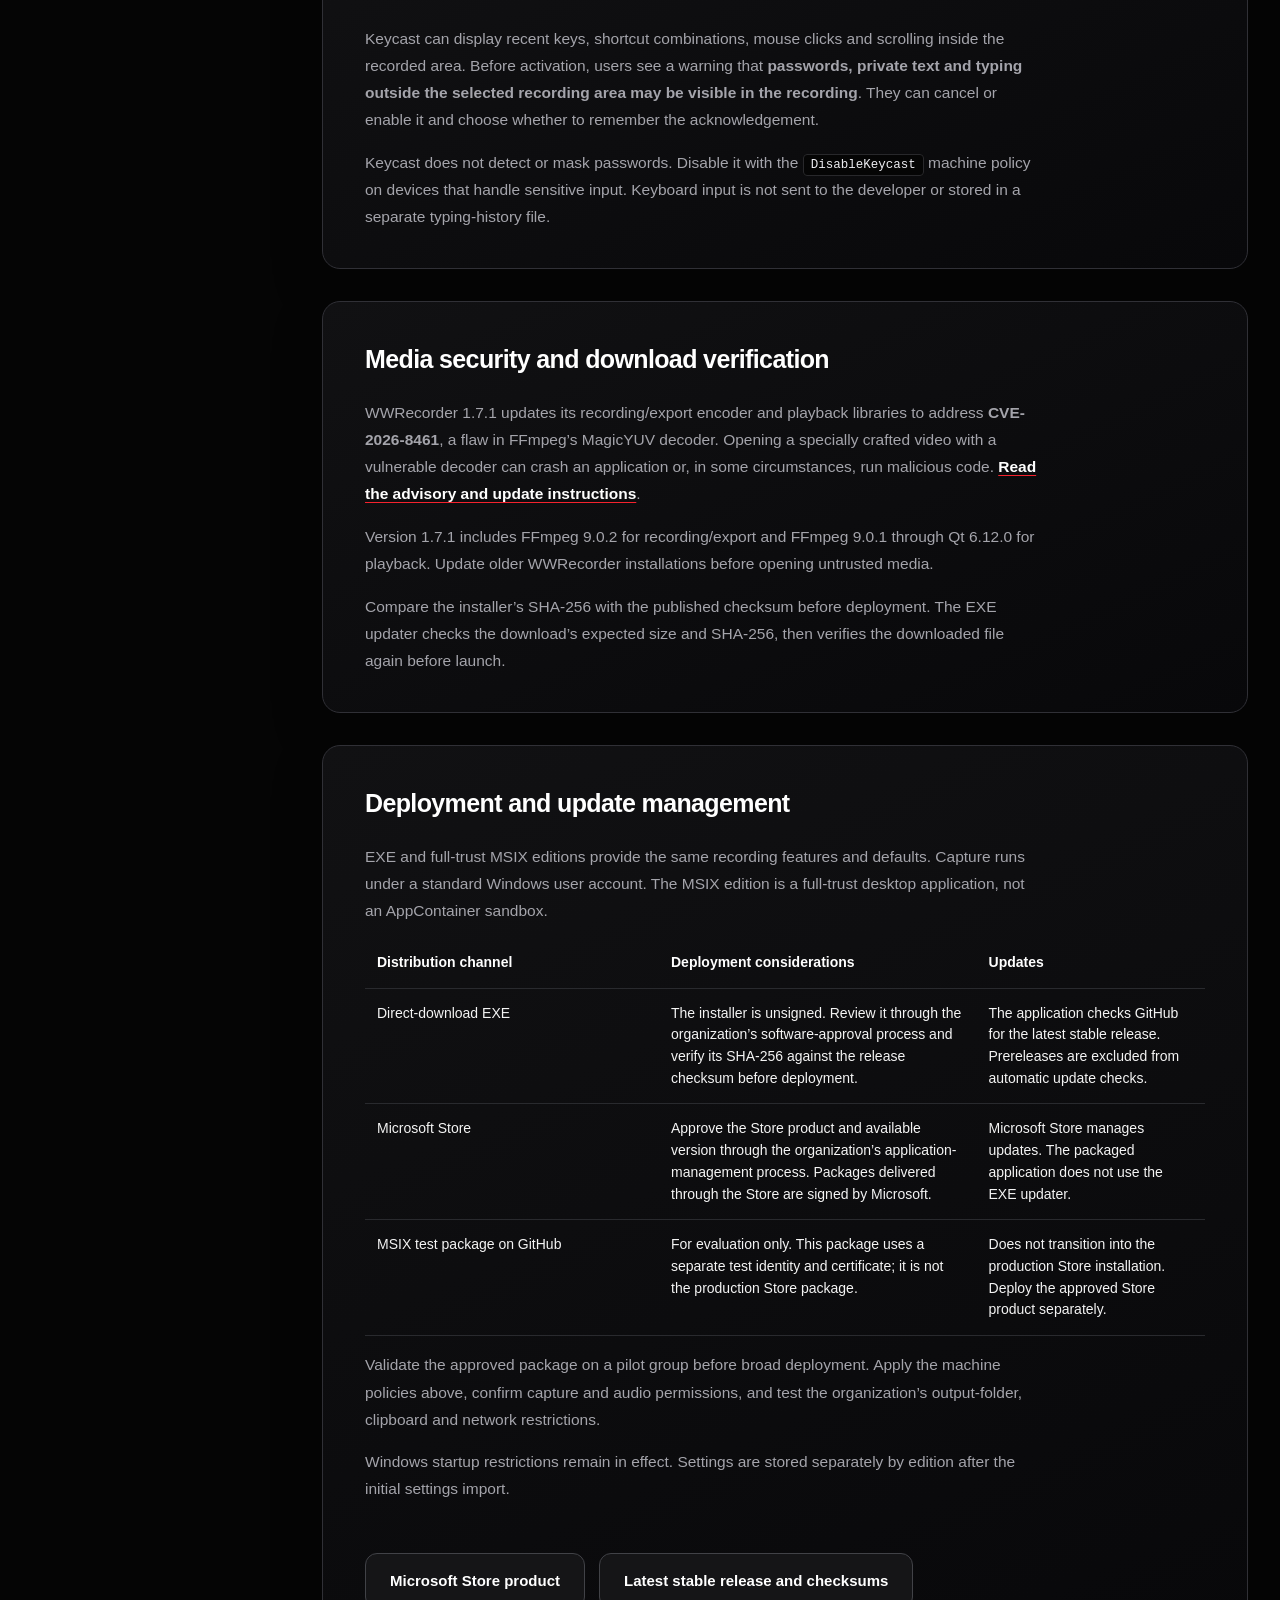
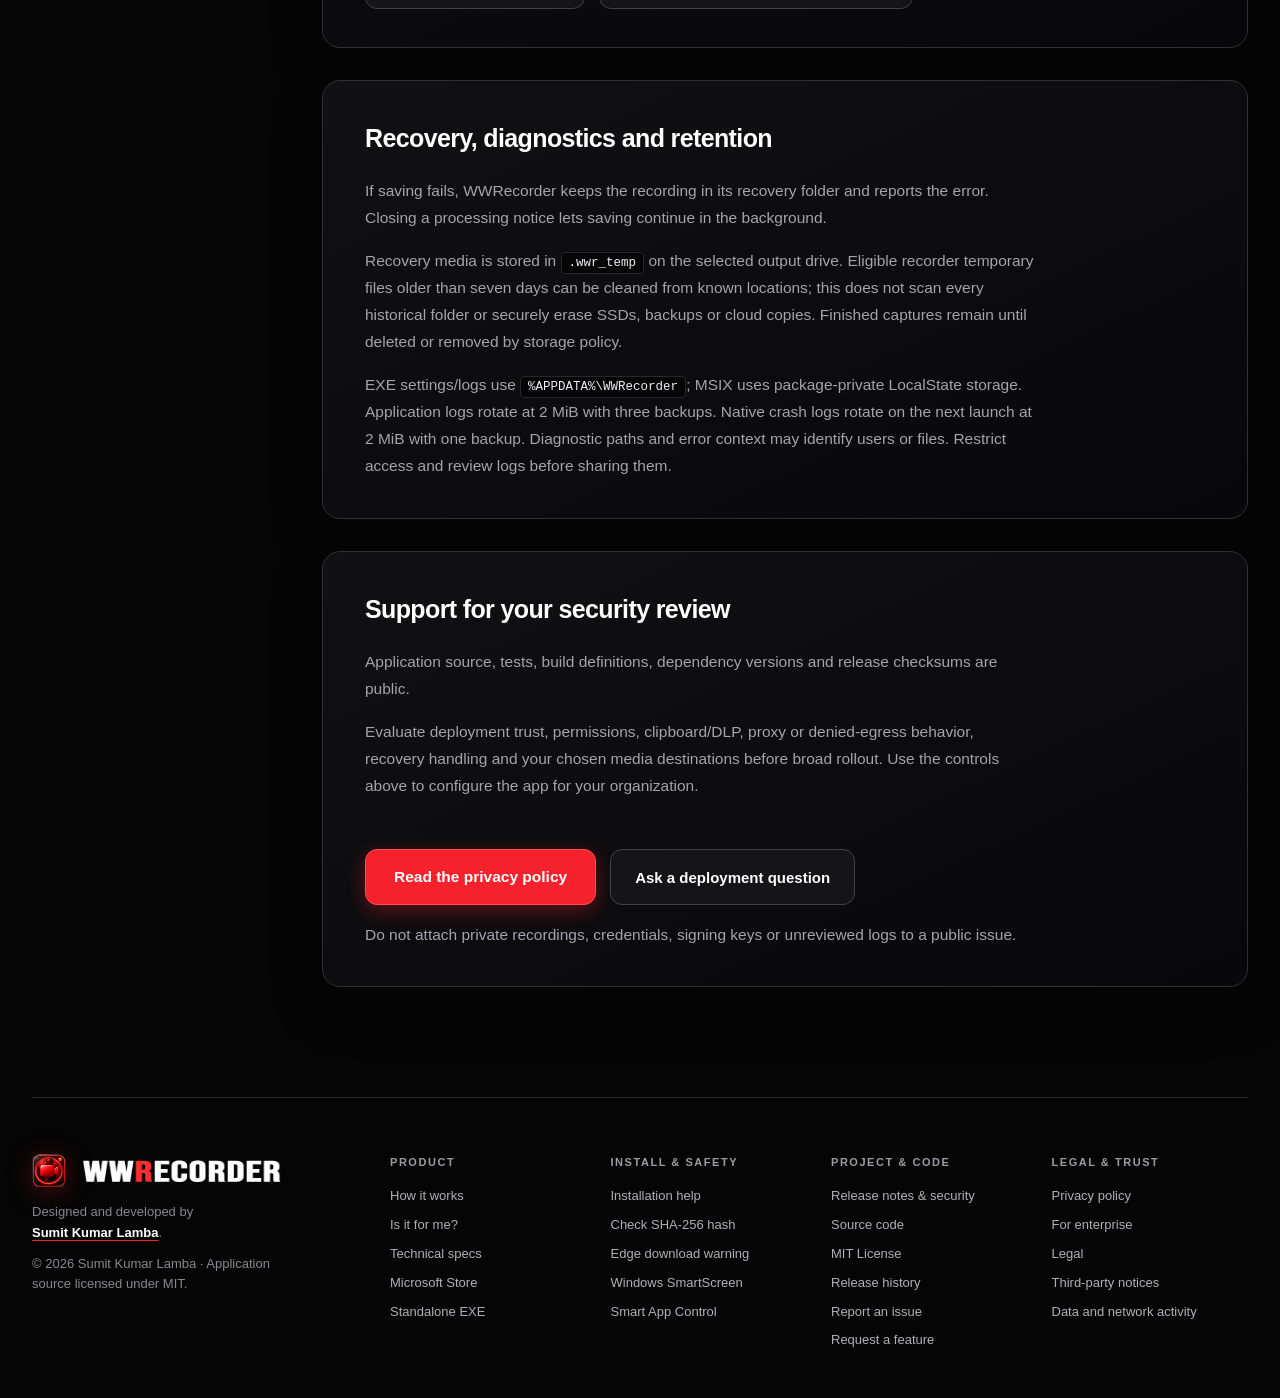
<file: enterprise.html>
<!doctype html>
<html lang="en">
<head>
  <meta charset="utf-8"><meta name="viewport" content="width=device-width,initial-scale=1"><meta name="theme-color" content="#08090c">
  <meta name="description" content="WWRecorder enterprise deployment: administrator policies, local data handling, Keycast disclosure, media security and Microsoft Store trust.">
  <meta property="og:title" content="For enterprise | WWRecorder"><meta property="og:url" content="https://akasumitlamba.github.io/WWRecorder/enterprise.html">
  <link rel="canonical" href="https://akasumitlamba.github.io/WWRecorder/enterprise.html"><link rel="icon" type="image/png" href="icons/icon.png">
  <link rel="preconnect" href="https://fonts.googleapis.com">
  <link rel="preconnect" href="https://fonts.gstatic.com" crossorigin>
  <link href="https://fonts.googleapis.com/css2?family=Bebas+Neue&display=swap" rel="stylesheet">
  <link rel="stylesheet" href="style.css?v=20">
  <title>For enterprise | WWRecorder</title>
</head>
<body class="inner-page" data-page="enterprise">
  <a class="skip-link" href="#main">Skip to content</a>
  <header class="site-header" data-header><a class="brand" href="index.html" aria-label="WWRecorder home"><img class="brand-icon" src="icons/icon.png" alt="" aria-hidden="true"><img class="brand-wordmark" src="icons/wwrecorder.png" alt="WWRecorder"></a><button class="menu-toggle" type="button" aria-label="Open navigation" aria-expanded="false" aria-controls="site-nav"><span></span><span></span></button><nav id="site-nav" aria-label="Primary navigation">
      <a href="index.html#features">How it works</a>
      <a href="index.html#fit">Is it for me?</a>
      <a href="index.html#under-the-hood">Under the hood</a>
      <a href="install-help.html">Install help</a>
      <a href="specs.html">Technical specs</a>
      <a href="enterprise.html">For enterprise</a>
      <button class="nav-download js-download-open" type="button"><img class="download-icon" src="icons/download-tray.svg" alt="" aria-hidden="true">Download</button>
    </nav></header>

  <main class="inner-main" id="main">
    <header class="inner-hero enterprise-hero">
      <h1>For enterprise</h1>
      <p class="inner-lead">Deploy screen recording on managed Windows devices with local media storage, machine-level controls and defined update channels.</p>
      <div class="hero-actions"><a class="button button-primary" href="#managed-controls">Administrator controls</a><a class="button button-secondary" href="#deployment">Deployment guidance</a></div>
    </header>
    <div class="doc-layout">
      <aside class="doc-toc" aria-label="Enterprise contents"><strong>On this page</strong><div class="doc-toc-links">
        <a href="#data-handling">Data handling</a><a href="#managed-controls">Administrator controls</a><a href="#keycast">Keycast disclosure</a><a href="#media-security">Media security</a><a href="#deployment">Deployment and updates</a><a href="#recovery">Recovery and diagnostics</a><a href="#assessment">Security assessment</a>
      </div></aside>
      <article class="doc-content">
        <section class="content-card" id="data-handling"><h2>Media stays with your organization</h2><p>Recording, screenshots, annotation and editing run on the user’s Windows device. WWRecorder has no account requirement, capture-upload service, advertising SDK or usage-analytics service. It does not send screen content, audio or Keycast input to the developer.</p><p>Captures are ordinary PNG and MKV files in the chosen output folder. Apply your Windows permissions, disk encryption, retention and data-loss-prevention policies to completed captures and recovery media. WWRecorder does not encrypt those files itself. Network shares and synchronized folders follow your organization’s and storage provider’s policies.</p><p>Clipboard copying, manual sharing and drag-and-drop can send content to another application. Windows clipboard history, sync and remote-desktop redirection require their own endpoint policies.</p></section>
        <section class="content-card" id="managed-controls"><h2>Administrator controls</h2><p>Available in version 1.7.1, both EXE and MSIX editions read the same optional machine policy. Administrators can deploy DWORD values under the <strong>64-bit</strong> registry key:</p><pre class="enterprise-code"><code>HKEY_LOCAL_MACHINE\SOFTWARE\Policies\WWRecorder</code></pre>
          <div class="enterprise-table-wrap"><table class="enterprise-table"><thead><tr><th scope="col">Policy value</th><th scope="col">When set to 1</th></tr></thead><tbody><tr><td><code>DisableKeycast</code></td><td>Blocks Keycast activation and checks the restriction when users try to enable it.</td></tr><tr><td><code>DisableAutomaticClipboard</code></td><td>Stops automatic copying after captures and player-frame screenshots. Manual Copy remains available as an explicit user action.</td></tr></tbody></table></div>
          <p>Deploy through your approved device-management or registry mechanism, protect the key from ordinary-user writes, and restart WWRecorder. An absent value or DWORD 0 leaves the normal user-controlled behavior available. These are application controls; use endpoint DLP and clipboard policy for organization-wide restrictions.</p>
        </section>
        <section class="content-card" id="keycast"><h2>Keyboard input and sensitive information</h2><p>Keycast can display recent keys, shortcut combinations, mouse clicks and scrolling inside the recorded area. Before activation, users see a warning that <strong>passwords, private text and typing outside the selected recording area may be visible in the recording</strong>. They can cancel or enable it and choose whether to remember the acknowledgement.</p><p>Keycast does not detect or mask passwords. Disable it with the <code>DisableKeycast</code> machine policy on devices that handle sensitive input. Keyboard input is not sent to the developer or stored in a separate typing-history file.</p></section>
        <section class="content-card" id="media-security"><h2>Media security and download verification</h2><p>WWRecorder 1.7.1 updates its recording/export encoder and playback libraries to address <strong>CVE-2026-8461</strong>, a flaw in FFmpeg’s MagicYUV decoder. Opening a specially crafted video with a vulnerable decoder can crash an application or, in some circumstances, run malicious code. <a href="release-notes.html#security">Read the advisory and update instructions</a>.</p><p>Version 1.7.1 includes FFmpeg 9.0.2 for recording/export and FFmpeg 9.0.1 through Qt 6.12.0 for playback. Update older WWRecorder installations before opening untrusted media.</p><p>Compare the installer’s SHA-256 with the published checksum before deployment. The EXE updater checks the download’s expected size and SHA-256, then verifies the downloaded file again before launch.</p></section>
        <section class="content-card" id="deployment"><h2>Deployment and update management</h2>
          <p>EXE and full-trust MSIX editions provide the same recording features and defaults. Capture runs under a standard Windows user account. The MSIX edition is a full-trust desktop application, not an AppContainer sandbox.</p>
          <div class="enterprise-table-wrap"><table class="enterprise-table"><thead><tr><th scope="col">Distribution channel</th><th scope="col">Deployment considerations</th><th scope="col">Updates</th></tr></thead><tbody>
            <tr><td>Direct-download EXE</td><td>The installer is unsigned. Review it through the organization’s software-approval process and verify its SHA-256 against the release checksum before deployment.</td><td>The application checks GitHub for the latest stable release. Prereleases are excluded from automatic update checks.</td></tr>
            <tr><td>Microsoft Store</td><td>Approve the Store product and available version through the organization’s application-management process. Packages delivered through the Store are signed by Microsoft.</td><td>Microsoft Store manages updates. The packaged application does not use the EXE updater.</td></tr>
            <tr><td>MSIX test package on GitHub</td><td>For evaluation only. This package uses a separate test identity and certificate; it is not the production Store package.</td><td>Does not transition into the production Store installation. Deploy the approved Store product separately.</td></tr>
          </tbody></table></div>
          <p>Validate the approved package on a pilot group before broad deployment. Apply the machine policies above, confirm capture and audio permissions, and test the organization’s output-folder, clipboard and network restrictions.</p>
          <p>Windows startup restrictions remain in effect. Settings are stored separately by edition after the initial settings import.</p>
          <div class="hero-actions"><a class="button button-secondary" href="https://apps.microsoft.com/detail/9PBS5VDWFXND" target="_blank" rel="noopener">Microsoft Store product</a><a class="button button-secondary" href="https://github.com/akasumitlamba/WWRecorder/releases/latest" target="_blank" rel="noopener">Latest stable release and checksums</a></div>
        </section>
        <section class="content-card" id="recovery"><h2>Recovery, diagnostics and retention</h2><p>If saving fails, WWRecorder keeps the recording in its recovery folder and reports the error. Closing a processing notice lets saving continue in the background.</p><p>Recovery media is stored in <code>.wwr_temp</code> on the selected output drive. Eligible recorder temporary files older than seven days can be cleaned from known locations; this does not scan every historical folder or securely erase SSDs, backups or cloud copies. Finished captures remain until deleted or removed by storage policy.</p><p>EXE settings/logs use <code>%APPDATA%\WWRecorder</code>; MSIX uses package-private LocalState storage. Application logs rotate at 2 MiB with three backups. Native crash logs rotate on the next launch at 2 MiB with one backup. Diagnostic paths and error context may identify users or files. Restrict access and review logs before sharing them.</p></section>
        <section class="content-card" id="assessment"><h2>Support for your security review</h2><p>Application source, tests, build definitions, dependency versions and release checksums are public.</p><p>Evaluate deployment trust, permissions, clipboard/DLP, proxy or denied-egress behavior, recovery handling and your chosen media destinations before broad rollout. Use the controls above to configure the app for your organization.</p><div class="hero-actions"><a class="button button-primary" href="privacy-policy.html">Read the privacy policy</a><a class="button button-secondary" href="https://github.com/akasumitlamba/WWRecorder/issues/new" target="_blank" rel="noopener">Ask a deployment question</a></div><p>Do not attach private recordings, credentials, signing keys or unreviewed logs to a public issue.</p></section>
      </article>
    </div>
  </main>

      <footer class="site-footer">
    <div class="footer-brand">
      <a class="brand" href="index.html" aria-label="WWRecorder home"><img class="brand-icon" src="icons/icon.png" alt="" aria-hidden="true"><img class="brand-wordmark" src="icons/wwrecorder.png" alt="WWRecorder"></a>
      <p class="footer-credit">Designed and developed by <a class="author-name" href="https://github.com/akasumitlamba" target="_blank" rel="noopener">Sumit Kumar Lamba</a>.</p>
      <p class="footer-copyright">© <span data-current-year></span> Sumit Kumar Lamba · Application source licensed under MIT.</p>
    </div>
    <div class="footer-columns">
      <div>
        <strong>Product</strong>
        <a href="index.html#features">How it works</a>
        <a href="index.html#fit">Is it for me?</a>
        <a href="specs.html">Technical specs</a>
        <a href="ms-windows-store://pdp/?productid=9PBS5VDWFXND">Microsoft Store</a>
        <a href="download.html">Standalone EXE</a>
      </div>
      <div>
        <strong>Install &amp; Safety</strong>
        <a href="install-help.html">Installation help</a>
        <a href="install-help.html#verify-installer">Check SHA-256 hash</a>
        <a href="install-help.html#edge-warning">Edge download warning</a>
        <a href="install-help.html#smartscreen-warning">Windows SmartScreen</a>
        <a href="install-help.html#smart-app-control">Smart App Control</a>
      </div>
      <div>
        <strong>Project &amp; Code</strong>
        <a href="release-notes.html">Release notes &amp; security</a>
        <a href="https://github.com/akasumitlamba/WWRecorder" target="_blank" rel="noopener">Source code</a>
        <a href="https://github.com/akasumitlamba/WWRecorder/blob/main/LICENSE" target="_blank" rel="noopener">MIT License</a>
        <a href="https://github.com/akasumitlamba/WWRecorder/releases" target="_blank" rel="noopener">Release history</a>
        <a href="https://github.com/akasumitlamba/WWRecorder/issues" target="_blank" rel="noopener">Report an issue</a>
        <a href="https://github.com/akasumitlamba/WWRecorder/issues/new" target="_blank" rel="noopener">Request a feature</a>
      </div>
      <div>
        <strong>Legal &amp; Trust</strong>
        <a href="privacy-policy.html">Privacy policy</a>
        <a href="enterprise.html">For enterprise</a>
        <a href="legal.html">Legal</a>
        <a href="legal.html#third-party">Third-party notices</a>
        <a href="privacy-policy.html#network">Data and network activity</a>
      </div>
    </div>
  </footer>
  <script src="script.js?v=15" defer></script>
</body>
</html>
</file>
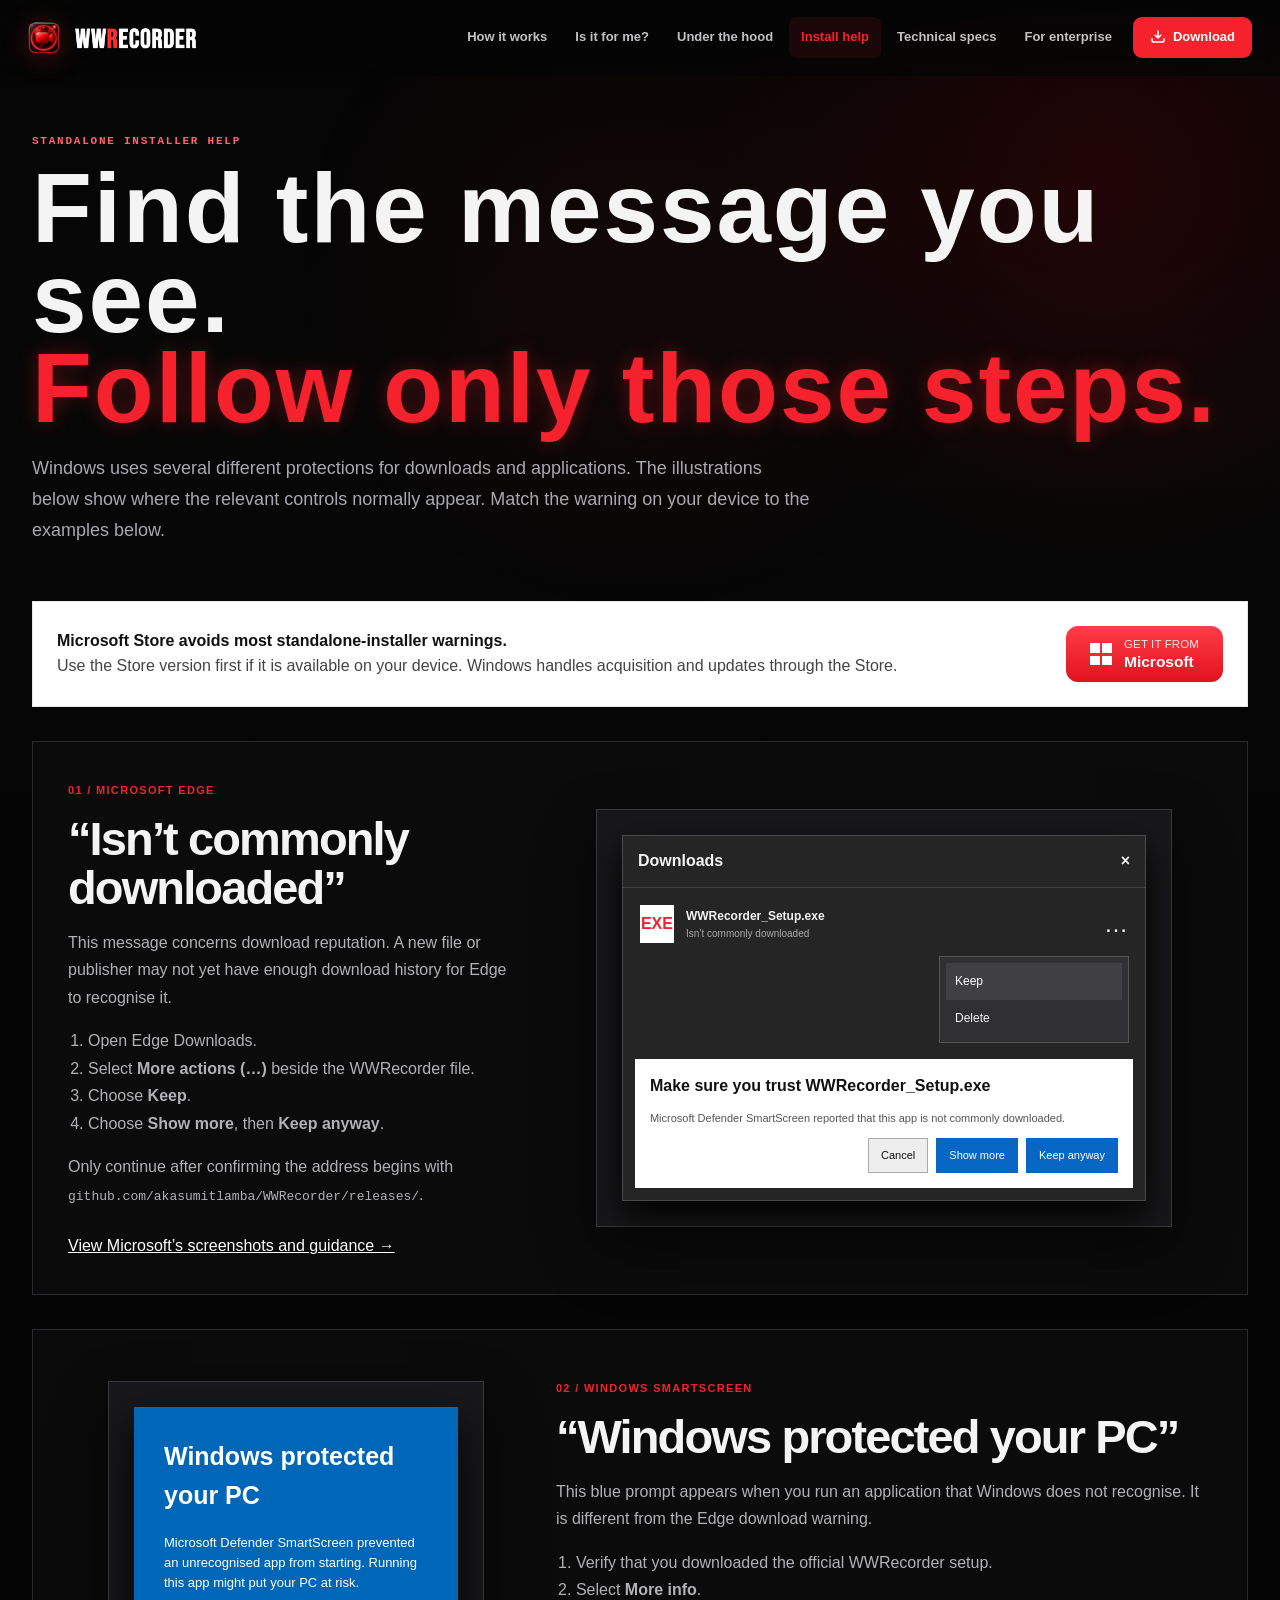
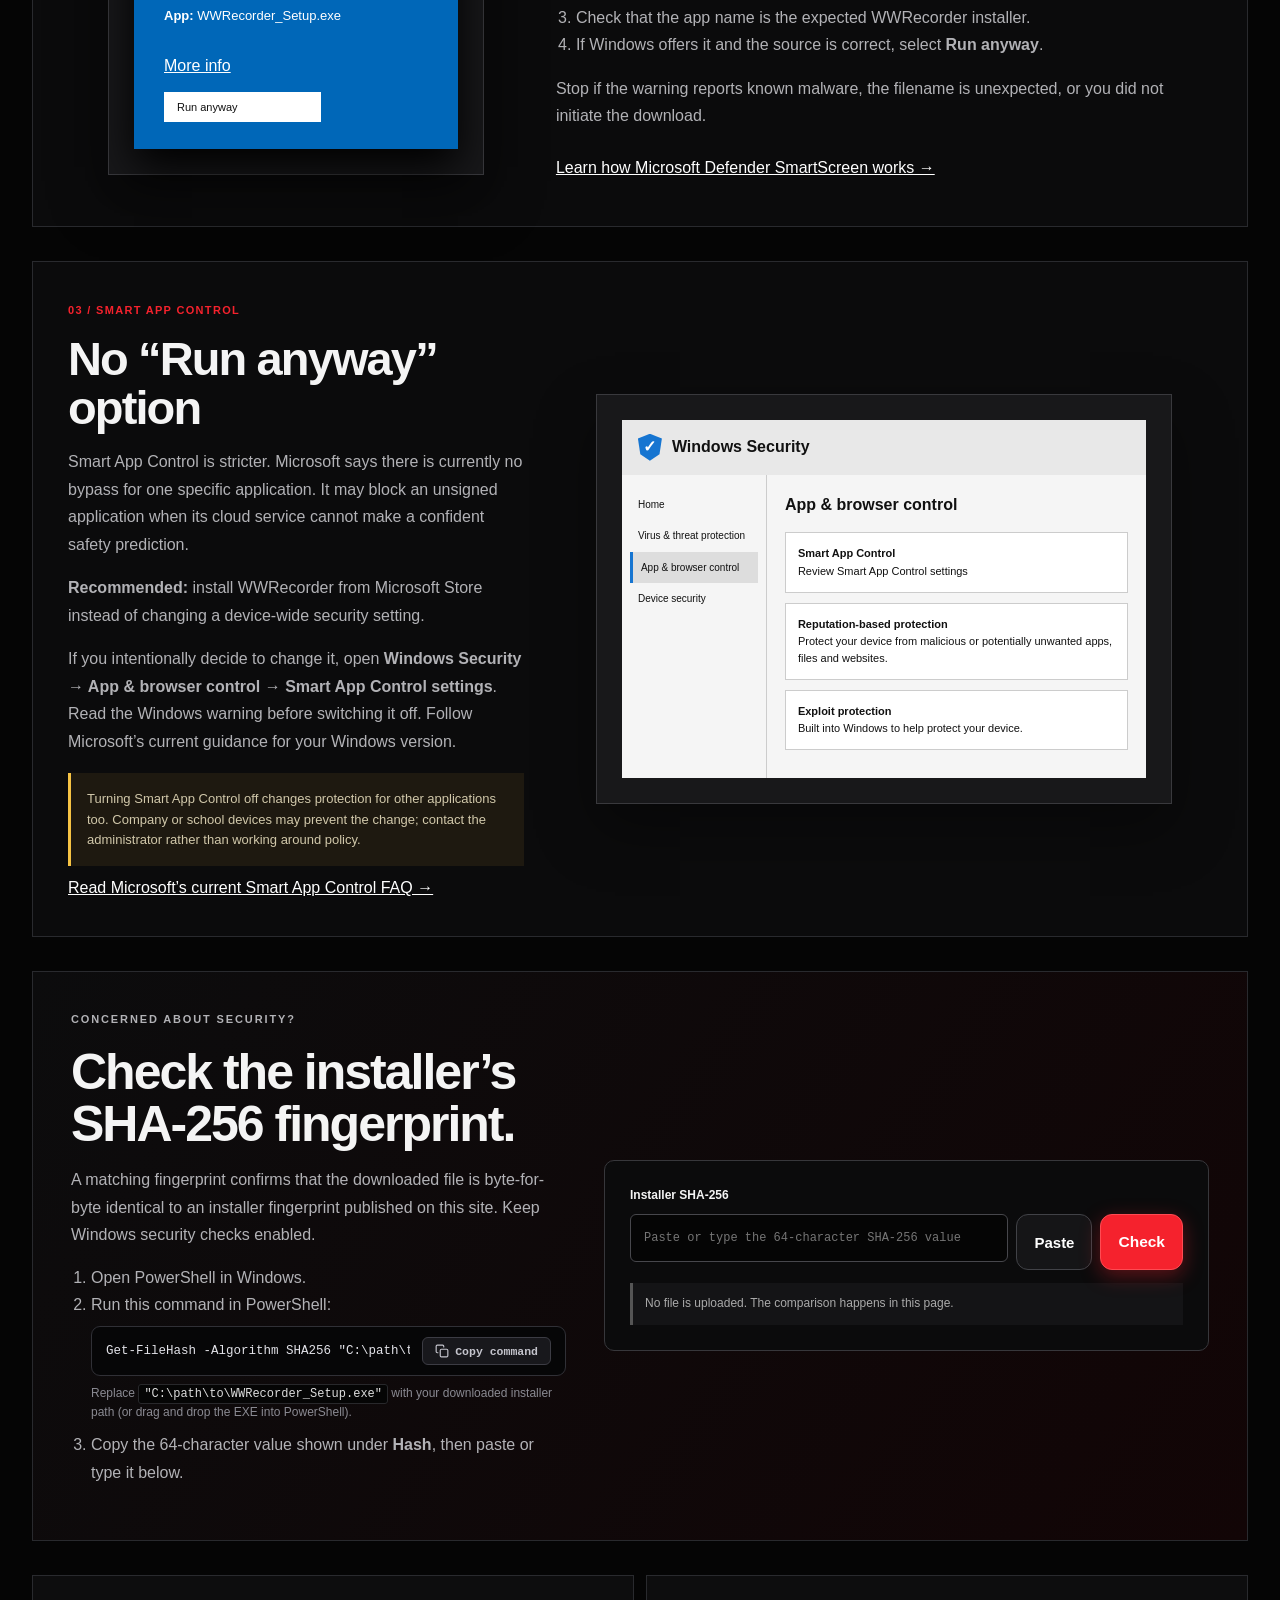
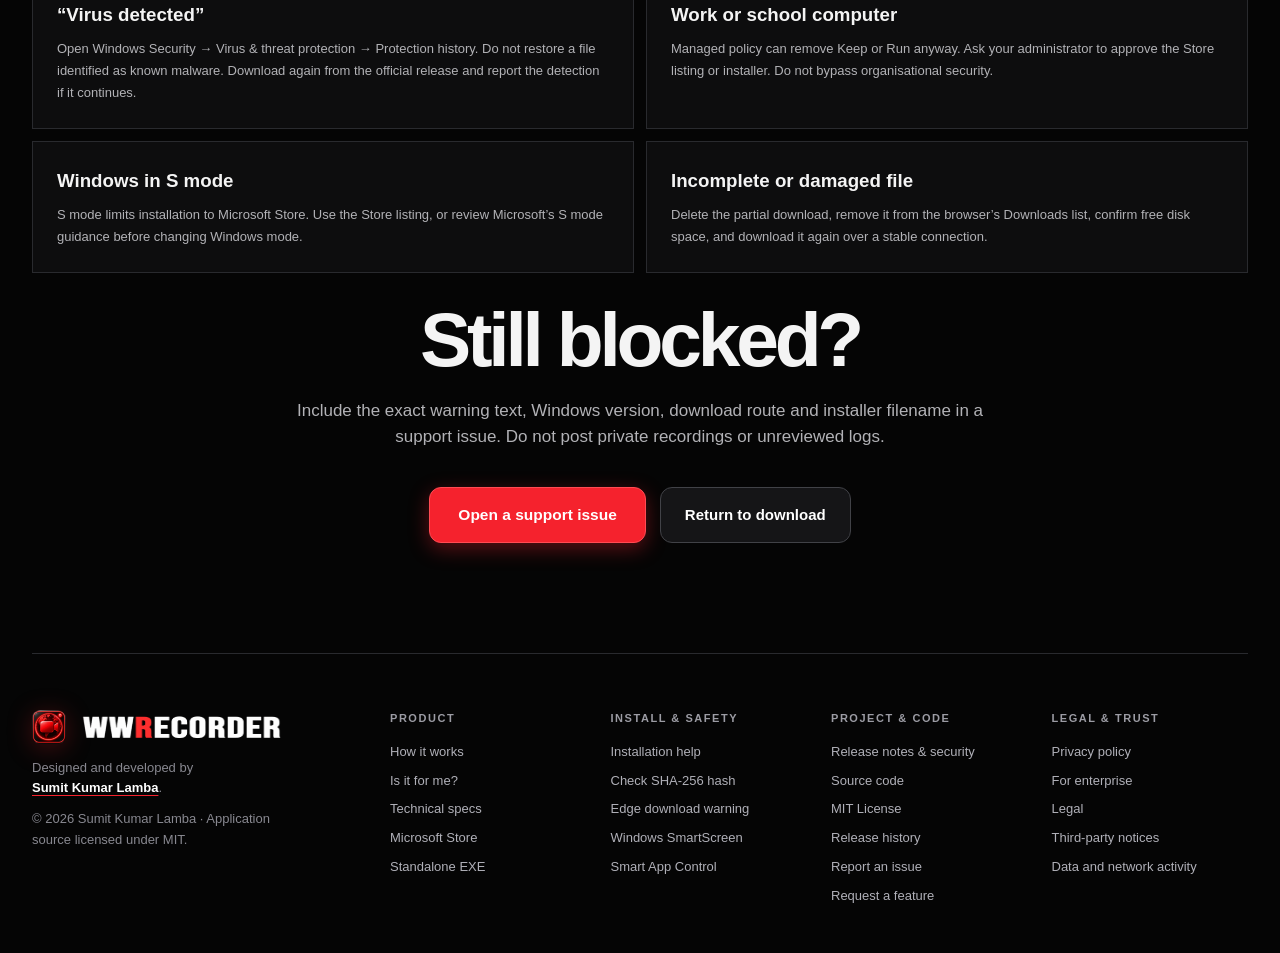
<file: install-help.html>
<!doctype html>
<html lang="en">
<head>
  <meta charset="utf-8"><meta name="viewport" content="width=device-width,initial-scale=1"><meta name="theme-color" content="#050505">
  <meta name="description" content="Illustrated help for Edge download warnings, Windows Defender SmartScreen and Smart App Control when installing WWRecorder.">
  <link rel="canonical" href="https://akasumitlamba.github.io/WWRecorder/install-help.html"><link rel="icon" type="image/png" href="icons/icon.png"><link rel="stylesheet" href="style.css?v=20">
  <title>WWRecorder installation help</title>
</head>
<body class="inner-page" data-page="help">
  <a class="skip-link" href="#main">Skip to content</a>
  <header class="site-header" data-header><a class="brand" href="index.html" aria-label="WWRecorder home"><img class="brand-icon" src="icons/icon.png" alt="" aria-hidden="true"><img class="brand-wordmark" src="icons/wwrecorder.png" alt="WWRecorder"></a><button class="menu-toggle" type="button" aria-label="Open navigation" aria-expanded="false" aria-controls="site-nav"><span></span><span></span></button><nav id="site-nav" aria-label="Primary navigation">
      <a href="index.html#features">How it works</a>
      <a href="index.html#fit">Is it for me?</a>
      <a href="index.html#under-the-hood">Under the hood</a>
      <a href="install-help.html">Install help</a>
      <a href="specs.html">Technical specs</a>
      <a href="enterprise.html">For enterprise</a>
      <button class="nav-download js-download-open" type="button"><img class="download-icon" src="icons/download-tray.svg" alt="" aria-hidden="true">Download</button>
    </nav></header>

  <main class="inner-main" id="main">
    <header class="inner-hero reveal"><p class="section-kicker">Standalone installer help</p><h1>Find the message you see.<br><em>Follow only those steps.</em></h1><p>Windows uses several different protections for downloads and applications. The illustrations below show where the relevant controls normally appear. Match the warning on your device to the examples below.</p></header>

    <aside class="help-summary reveal"><div><strong>Microsoft Store avoids most standalone-installer warnings.</strong><p>Use the Store version first if it is available on your device. Windows handles acquisition and updates through the Store.</p></div><a class="store-button" href="ms-windows-store://pdp/?productid=9PBS5VDWFXND"><span class="ms-logo" aria-hidden="true"><i></i><i></i><i></i><i></i></span><span><small>GET IT FROM</small>Microsoft</span></a></aside>

    <div class="help-sections">
      <section class="help-section reveal" id="edge-warning">
        <div class="help-copy"><span class="help-index">01 / MICROSOFT EDGE</span><h2>“Isn’t commonly downloaded”</h2><p>This message concerns download reputation. A new file or publisher may not yet have enough download history for Edge to recognise it.</p><ol><li>Open Edge Downloads.</li><li>Select <strong>More actions (…)</strong> beside the WWRecorder file.</li><li>Choose <strong>Keep</strong>.</li><li>Choose <strong>Show more</strong>, then <strong>Keep anyway</strong>.</li></ol><p>Only continue after confirming the address begins with <code>github.com/akasumitlamba/WWRecorder/releases/</code>.</p><a class="official-link" href="https://learn.microsoft.com/en-us/deployedge/microsoft-edge-security-smartscreen" target="_blank" rel="noopener">View Microsoft’s screenshots and guidance →</a></div>
        <figure class="help-visual" aria-label="Illustration of the Edge download warning steps"><div class="edge-window"><div class="edge-title"><span>Downloads</span><span>×</span></div><div class="edge-file"><span class="file-icon">EXE</span><p><strong>WWRecorder_Setup.exe</strong><small>Isn’t commonly downloaded</small></p><span class="dots">…</span></div><div class="edge-menu"><span class="active">Keep</span><span>Delete</span></div><div class="edge-confirm"><strong>Make sure you trust WWRecorder_Setup.exe</strong><p>Microsoft Defender SmartScreen reported that this app is not commonly downloaded.</p><div class="mock-buttons"><span class="mock-button">Cancel</span><span class="mock-button primary">Show more</span><span class="mock-button primary">Keep anyway</span></div></div></div></figure>
      </section>

      <section class="help-section reveal" id="smartscreen-warning">
        <div class="help-copy"><span class="help-index">02 / WINDOWS SMARTSCREEN</span><h2>“Windows protected your PC”</h2><p>This blue prompt appears when you run an application that Windows does not recognise. It is different from the Edge download warning.</p><ol><li>Verify that you downloaded the official WWRecorder setup.</li><li>Select <strong>More info</strong>.</li><li>Check that the app name is the expected WWRecorder installer.</li><li>If Windows offers it and the source is correct, select <strong>Run anyway</strong>.</li></ol><p>Stop if the warning reports known malware, the filename is unexpected, or you did not initiate the download.</p><a class="official-link" href="https://support.microsoft.com/en-us/microsoft-edge/how-can-smartscreen-help-protect-me-in-microsoft-edge-1c9a874a-6826-be5e-45b1-67fa445a74c8" target="_blank" rel="noopener">Learn how Microsoft Defender SmartScreen works →</a></div>
        <figure class="help-visual" aria-label="Illustration of the Windows Defender SmartScreen dialog"><div class="smartscreen-window"><h3>Windows protected your PC</h3><p>Microsoft Defender SmartScreen prevented an unrecognised app from starting. Running this app might put your PC at risk.</p><p><strong>App:</strong> WWRecorder_Setup.exe</p><a class="more-info">More info</a><div><span class="mock-button">Run anyway</span><span class="mock-button primary">Don’t run</span></div></div></figure>
      </section>

      <section class="help-section reveal" id="smart-app-control">
        <div class="help-copy"><span class="help-index">03 / SMART APP CONTROL</span><h2>No “Run anyway” option</h2><p>Smart App Control is stricter. Microsoft says there is currently no bypass for one specific application. It may block an unsigned application when its cloud service cannot make a confident safety prediction.</p><p><strong>Recommended:</strong> install WWRecorder from Microsoft Store instead of changing a device-wide security setting.</p><p>If you intentionally decide to change it, open <strong>Windows Security → App &amp; browser control → Smart App Control settings</strong>. Read the Windows warning before switching it off. Follow Microsoft’s current guidance for your Windows version.</p><div class="risk-note">Turning Smart App Control off changes protection for other applications too. Company or school devices may prevent the change; contact the administrator rather than working around policy.</div><a class="official-link" href="https://support.microsoft.com/en-us/windows/security/threat-malware-protection/smart-app-control-frequently-asked-questions" target="_blank" rel="noopener">Read Microsoft’s current Smart App Control FAQ →</a></div>
        <figure class="help-visual" aria-label="Illustration of the Windows Security App and browser control page"><div class="security-window"><div class="security-head"><span class="shield">✓</span>Windows Security</div><div class="security-body"><div class="security-nav"><span>Home</span><span>Virus &amp; threat protection</span><span class="active">App &amp; browser control</span><span>Device security</span></div><div class="security-content"><h4>App &amp; browser control</h4><div class="security-card"><b>Smart App Control</b>Review Smart App Control settings</div><div class="security-card"><b>Reputation-based protection</b>Protect your device from malicious or potentially unwanted apps, files and websites.</div><div class="security-card"><b>Exploit protection</b>Built into Windows to help protect your device.</div></div></div></div></figure>
      </section>
    </div>

    <section class="hash-checker reveal" id="verify-installer">
      <div class="hash-copy">
        <p class="section-kicker">Concerned about security?</p>
        <h2>Check the installer’s SHA-256 fingerprint.</h2>
        <p>A matching fingerprint confirms that the downloaded file is byte-for-byte identical to an installer fingerprint published on this site. Keep Windows security checks enabled.</p>
        <ol>
          <li>Open PowerShell in Windows.</li>
          <li>
            Run this command in PowerShell:
            <div class="code-copy-snippet">
              <code data-powershell-cmd>Get-FileHash -Algorithm SHA256 "C:\path\to\WWRecorder_Setup.exe"</code>
              <button class="button-copy-cmd" data-copy-cmd type="button" aria-label="Copy PowerShell command">
                <svg viewBox="0 0 24 24" width="14" height="14" fill="none" stroke="currentColor" stroke-width="2" stroke-linecap="round" stroke-linejoin="round" aria-hidden="true"><rect x="9" y="9" width="13" height="13" rx="2" ry="2"/><path d="M5 15H4a2 2 0 0 1-2-2V4a2 2 0 0 1 2-2h9a2 2 0 0 1 2 2v1"/></svg>
                <span>Copy command</span>
              </button>
            </div>
            <small class="cmd-tip">Replace <code>"C:\path\to\WWRecorder_Setup.exe"</code> with your downloaded installer path (or drag and drop the EXE into PowerShell).</small>
          </li>
          <li>Copy the 64-character value shown under <strong>Hash</strong>, then paste or type it below.</li>
        </ol>
      </div>
      <div class="hash-box">
        <label for="installer-hash">Installer SHA-256</label>
        <div class="hash-entry"><input id="installer-hash" data-hash-input type="text" inputmode="text" autocomplete="off" spellcheck="false" maxlength="96" placeholder="Paste or type the 64-character SHA-256 value"><button class="button button-secondary hash-paste" data-paste-hash type="button">Paste</button><button class="button button-primary" data-check-hash type="button">Check</button></div>
        <p class="hash-result" data-hash-result role="status" aria-live="polite">No file is uploaded. The comparison happens in this page.</p>
      </div>
    </section>

    <section class="other-help reveal"><article><h3>“Virus detected”</h3><p>Open Windows Security → Virus &amp; threat protection → Protection history. Do not restore a file identified as known malware. Download again from the official release and report the detection if it continues.</p></article><article><h3>Work or school computer</h3><p>Managed policy can remove Keep or Run anyway. Ask your administrator to approve the Store listing or installer. Do not bypass organisational security.</p></article><article><h3>Windows in S mode</h3><p>S mode limits installation to Microsoft Store. Use the Store listing, or review Microsoft’s S mode guidance before changing Windows mode.</p></article><article><h3>Incomplete or damaged file</h3><p>Delete the partial download, remove it from the browser’s Downloads list, confirm free disk space, and download it again over a stable connection.</p></article></section>

    <section class="closing reveal"><h2>Still blocked?</h2><p>Include the exact warning text, Windows version, download route and installer filename in a support issue. Do not post private recordings or unreviewed logs.</p><div class="hero-actions"><a class="button button-primary" href="https://github.com/akasumitlamba/WWRecorder/issues/new" target="_blank" rel="noopener">Open a support issue</a><a class="button button-secondary" href="download.html">Return to download</a></div></section>
  </main>

        <footer class="site-footer">
    <div class="footer-brand">
      <a class="brand" href="index.html" aria-label="WWRecorder home"><img class="brand-icon" src="icons/icon.png" alt="" aria-hidden="true"><img class="brand-wordmark" src="icons/wwrecorder.png" alt="WWRecorder"></a>
      <p class="footer-credit">Designed and developed by <a class="author-name" href="https://github.com/akasumitlamba" target="_blank" rel="noopener">Sumit Kumar Lamba</a>.</p>
      <p class="footer-copyright">© <span data-current-year></span> Sumit Kumar Lamba · Application source licensed under MIT.</p>
    </div>
    <div class="footer-columns">
      <div>
        <strong>Product</strong>
        <a href="index.html#features">How it works</a>
        <a href="index.html#fit">Is it for me?</a>
        <a href="specs.html">Technical specs</a>
        <a href="ms-windows-store://pdp/?productid=9PBS5VDWFXND">Microsoft Store</a>
        <a href="download.html">Standalone EXE</a>
      </div>
      <div>
        <strong>Install &amp; Safety</strong>
        <a href="install-help.html">Installation help</a>
        <a href="install-help.html#verify-installer">Check SHA-256 hash</a>
        <a href="install-help.html#edge-warning">Edge download warning</a>
        <a href="install-help.html#smartscreen-warning">Windows SmartScreen</a>
        <a href="install-help.html#smart-app-control">Smart App Control</a>
      </div>
      <div>
        <strong>Project &amp; Code</strong>
        <a href="release-notes.html">Release notes &amp; security</a>
        <a href="https://github.com/akasumitlamba/WWRecorder" target="_blank" rel="noopener">Source code</a>
        <a href="https://github.com/akasumitlamba/WWRecorder/blob/main/LICENSE" target="_blank" rel="noopener">MIT License</a>
        <a href="https://github.com/akasumitlamba/WWRecorder/releases" target="_blank" rel="noopener">Release history</a>
        <a href="https://github.com/akasumitlamba/WWRecorder/issues" target="_blank" rel="noopener">Report an issue</a>
        <a href="https://github.com/akasumitlamba/WWRecorder/issues/new" target="_blank" rel="noopener">Request a feature</a>
      </div>
      <div>
        <strong>Legal &amp; Trust</strong>
        <a href="privacy-policy.html">Privacy policy</a>
        <a href="enterprise.html">For enterprise</a>
        <a href="legal.html">Legal</a>
        <a href="legal.html#third-party">Third-party notices</a>
        <a href="privacy-policy.html#network">Data and network activity</a>
      </div>
    </div>
  </footer>
  <script src="script.js?v=15" defer></script>
</body>
</html>
</file>
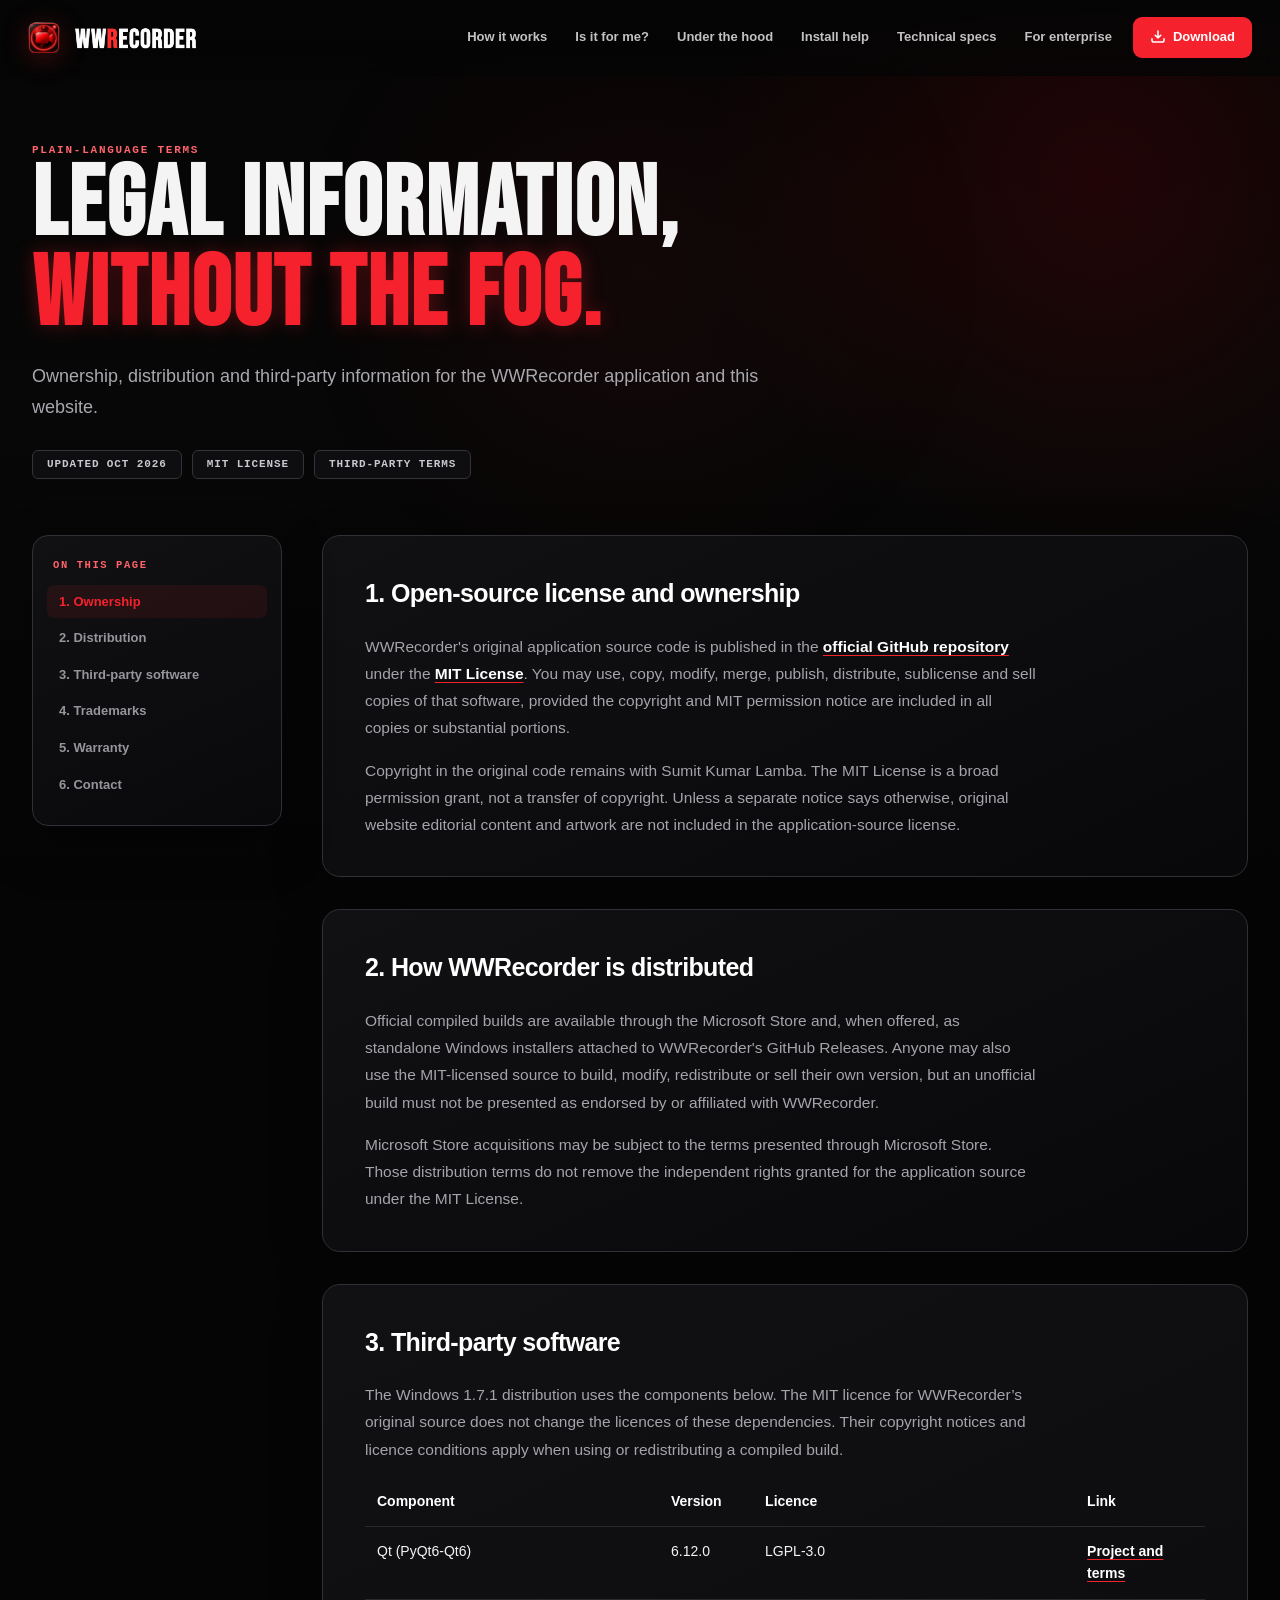
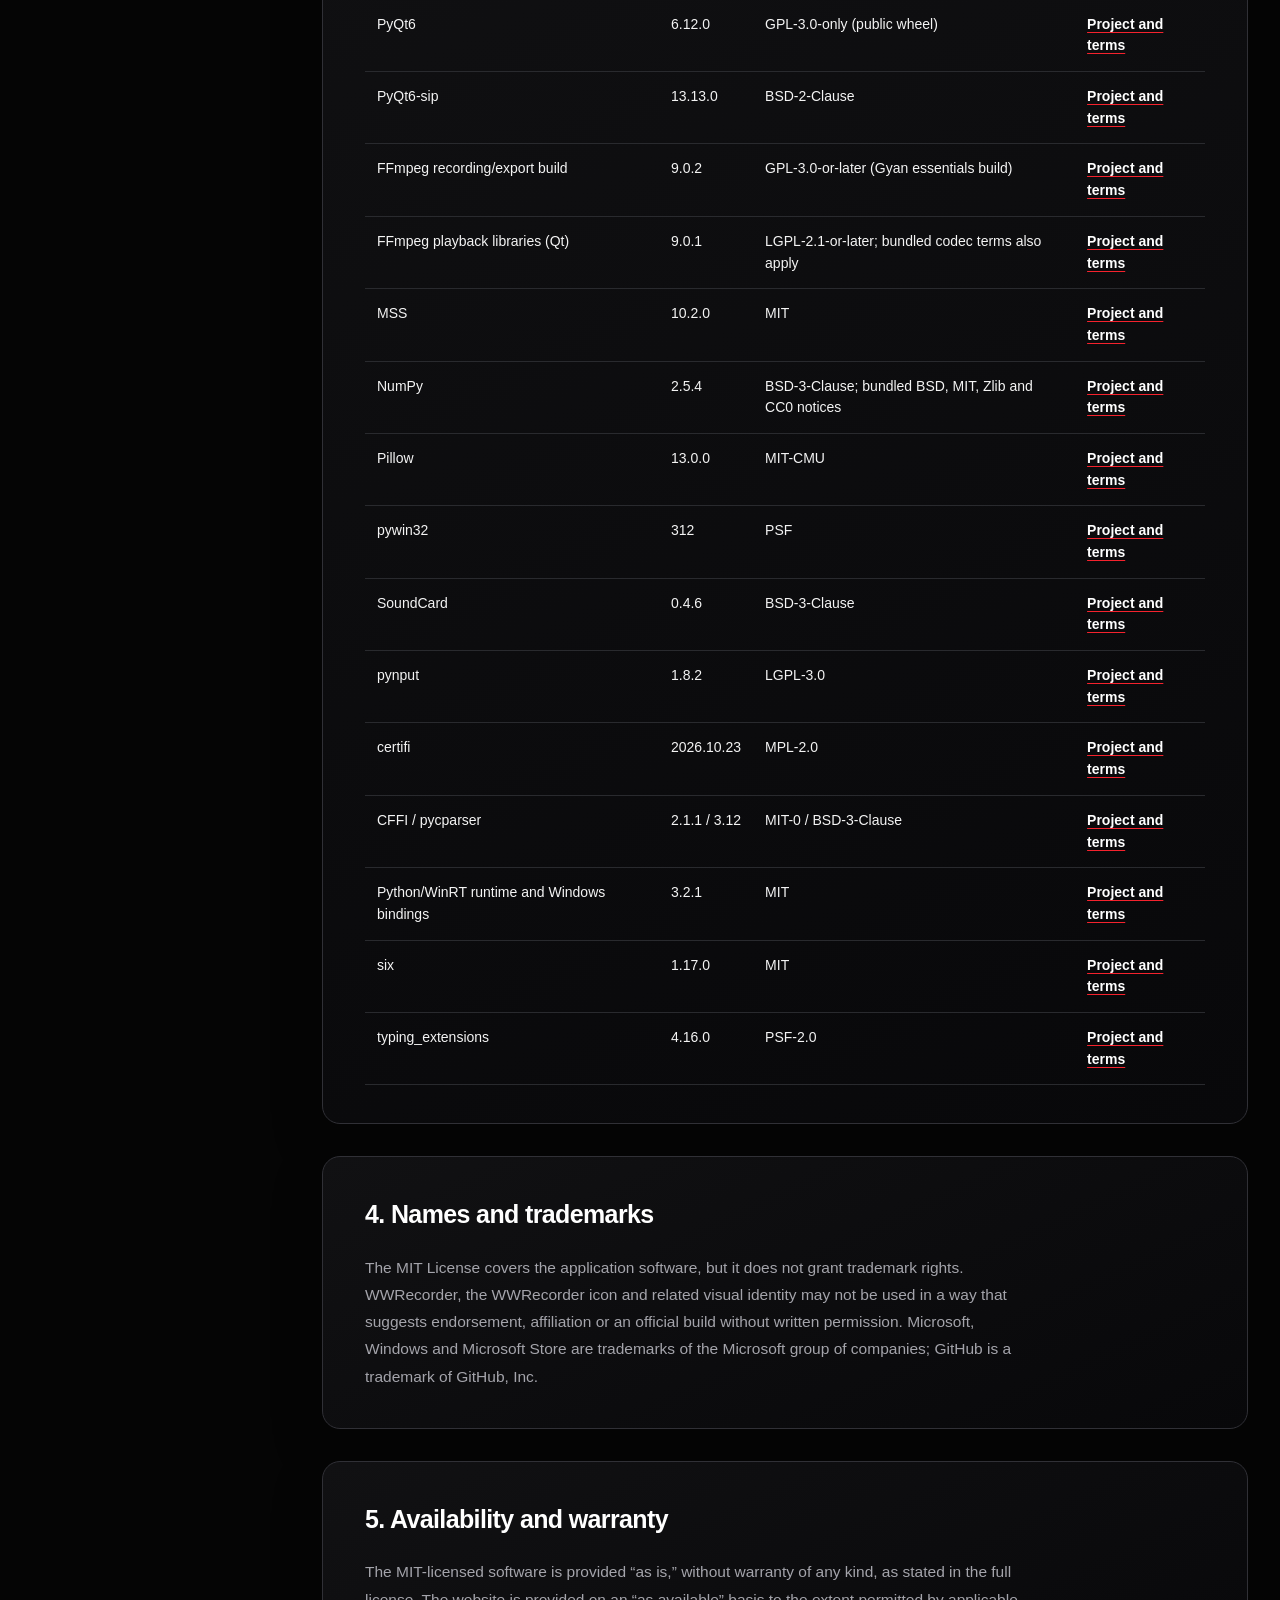
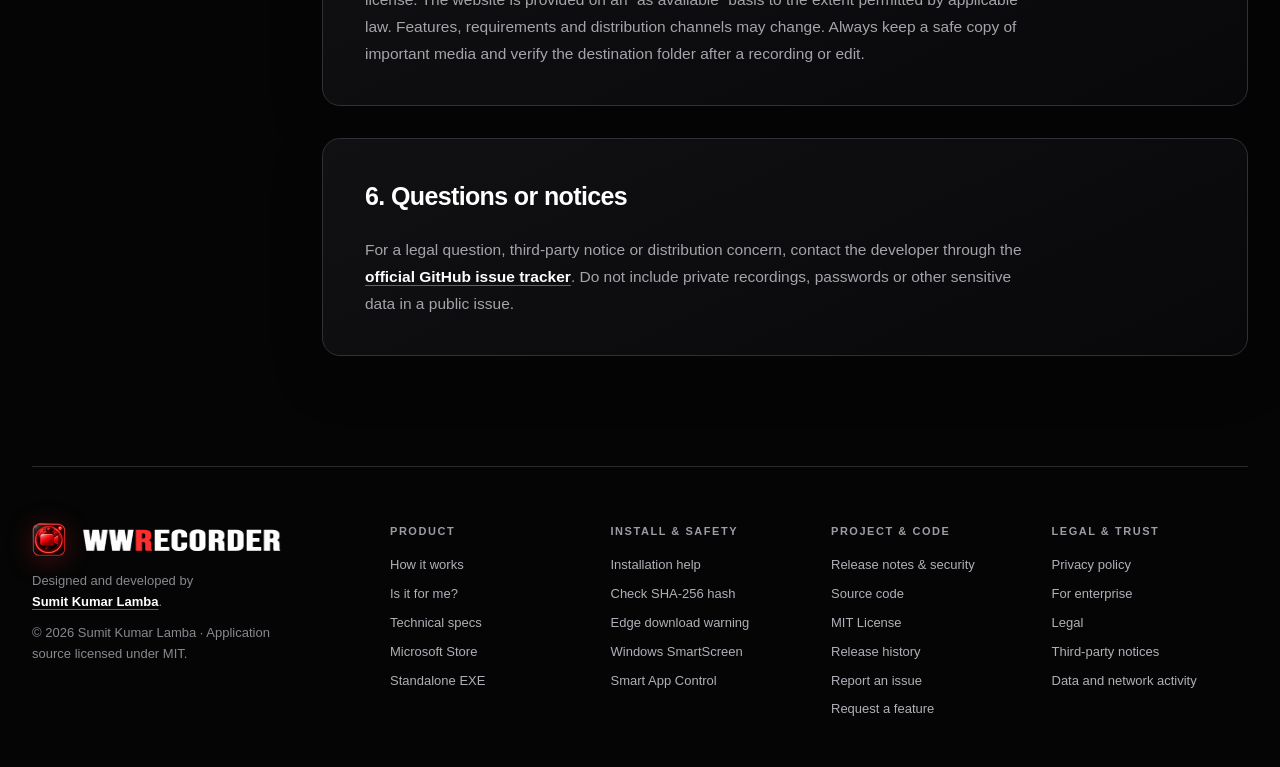
<file: legal.html>
<!doctype html>
<html lang="en">
<head>
  <meta charset="utf-8"><meta name="viewport" content="width=device-width,initial-scale=1"><meta name="theme-color" content="#08090c">
  <meta name="description" content="Legal, distribution and third-party notices for WWRecorder.">
  <link rel="canonical" href="https://akasumitlamba.github.io/WWRecorder/legal.html"><link rel="icon" type="image/png" href="icons/icon.png">
  <link rel="preconnect" href="https://fonts.googleapis.com">
  <link rel="preconnect" href="https://fonts.gstatic.com" crossorigin>
  <link href="https://fonts.googleapis.com/css2?family=Bebas+Neue&display=swap" rel="stylesheet">
  <link rel="stylesheet" href="style.css?v=20">
  <title>Legal | WWRecorder</title>
</head>
<body class="inner-page" data-page="legal">
  <a class="skip-link" href="#main">Skip to content</a>
  <header class="site-header" data-header><a class="brand" href="index.html" aria-label="WWRecorder home"><img class="brand-icon" src="icons/icon.png" alt="" aria-hidden="true"><img class="brand-wordmark" src="icons/wwrecorder.png" alt="WWRecorder"></a><button class="menu-toggle" type="button" aria-label="Open navigation" aria-expanded="false" aria-controls="site-nav"><span></span><span></span></button><nav id="site-nav" aria-label="Primary navigation">
      <a href="index.html#features">How it works</a>
      <a href="index.html#fit">Is it for me?</a>
      <a href="index.html#under-the-hood">Under the hood</a>
      <a href="install-help.html">Install help</a>
      <a href="specs.html">Technical specs</a>
      <a href="enterprise.html">For enterprise</a>
      <button class="nav-download js-download-open" type="button"><img class="download-icon" src="icons/download-tray.svg" alt="" aria-hidden="true">Download</button>
    </nav></header>

  <main class="inner-main" id="main">
    <header class="inner-hero">
      <span class="eyebrow">Plain-language terms</span>
      <h1>Legal information,<br><em>without the fog.</em></h1>
      <p class="inner-lead">Ownership, distribution and third-party information for the WWRecorder application and this website.</p>
      <div class="legal-meta">
        <span>UPDATED OCT 2026</span>
        <span>MIT LICENSE</span>
        <span>THIRD-PARTY TERMS</span>
      </div>
    </header>

    <div class="doc-layout">
      <aside class="doc-toc" aria-label="Legal contents">
        <strong>ON THIS PAGE</strong>
        <div class="doc-toc-links">
          <a href="#ownership">1. Ownership</a>
          <a href="#distribution">2. Distribution</a>
          <a href="#third-party">3. Third-party software</a>
          <a href="#marks">4. Trademarks</a>
          <a href="#warranty">5. Warranty</a>
          <a href="#contact">6. Contact</a>
        </div>
      </aside>
      <article class="doc-content">
        <section class="content-card" id="ownership"><h2>1. Open-source license and ownership</h2><p>WWRecorder's original application source code is published in the <a href="https://github.com/akasumitlamba/WWRecorder" target="_blank" rel="noopener">official GitHub repository</a> under the <a href="https://github.com/akasumitlamba/WWRecorder/blob/main/LICENSE" target="_blank" rel="noopener">MIT License</a>. You may use, copy, modify, merge, publish, distribute, sublicense and sell copies of that software, provided the copyright and MIT permission notice are included in all copies or substantial portions.</p><p>Copyright in the original code remains with Sumit Kumar Lamba. The MIT License is a broad permission grant, not a transfer of copyright. Unless a separate notice says otherwise, original website editorial content and artwork are not included in the application-source license.</p></section>
        <section class="content-card" id="distribution"><h2>2. How WWRecorder is distributed</h2><p>Official compiled builds are available through the Microsoft Store and, when offered, as standalone Windows installers attached to WWRecorder's GitHub Releases. Anyone may also use the MIT-licensed source to build, modify, redistribute or sell their own version, but an unofficial build must not be presented as endorsed by or affiliated with WWRecorder.</p><p>Microsoft Store acquisitions may be subject to the terms presented through Microsoft Store. Those distribution terms do not remove the independent rights granted for the application source under the MIT License.</p></section>
        <section class="content-card" id="third-party"><h2>3. Third-party software</h2><p>The Windows 1.7.1 distribution uses the components below. The MIT licence for WWRecorder’s original source does not change the licences of these dependencies. Their copyright notices and licence conditions apply when using or redistributing a compiled build.</p><div class="enterprise-table-wrap"><table class="enterprise-table"><thead><tr><th>Component</th><th>Version</th><th>Licence</th><th>Link</th></tr></thead><tbody><tr><td>Qt (PyQt6-Qt6)</td><td>6.12.0</td><td>LGPL-3.0</td><td><a href="https://www.qt.io/licensing/open-source-lgpl-obligations" target="_blank" rel="noopener">Project and terms</a></td></tr><tr><td>PyQt6</td><td>6.12.0</td><td>GPL-3.0-only (public wheel)</td><td><a href="https://www.riverbankcomputing.com/software/pyqt/" target="_blank" rel="noopener">Project and terms</a></td></tr><tr><td>PyQt6-sip</td><td>13.13.0</td><td>BSD-2-Clause</td><td><a href="https://pypi.org/project/PyQt6-sip/" target="_blank" rel="noopener">Project and terms</a></td></tr><tr><td>FFmpeg recording/export build</td><td>9.0.2</td><td>GPL-3.0-or-later (Gyan essentials build)</td><td><a href="https://www.gyan.dev/ffmpeg/builds/" target="_blank" rel="noopener">Project and terms</a></td></tr><tr><td>FFmpeg playback libraries (Qt)</td><td>9.0.1</td><td>LGPL-2.1-or-later; bundled codec terms also apply</td><td><a href="https://doc.qt.io/qt-6/qtmultimedia-attribution-ffmpeg.html" target="_blank" rel="noopener">Project and terms</a></td></tr><tr><td>MSS</td><td>10.2.0</td><td>MIT</td><td><a href="https://pypi.org/project/mss/" target="_blank" rel="noopener">Project and terms</a></td></tr><tr><td>NumPy</td><td>2.5.4</td><td>BSD-3-Clause; bundled BSD, MIT, Zlib and CC0 notices</td><td><a href="https://numpy.org/doc/stable/license.html" target="_blank" rel="noopener">Project and terms</a></td></tr><tr><td>Pillow</td><td>13.0.0</td><td>MIT-CMU</td><td><a href="https://pypi.org/project/pillow/" target="_blank" rel="noopener">Project and terms</a></td></tr><tr><td>pywin32</td><td>312</td><td>PSF</td><td><a href="https://pypi.org/project/pywin32/" target="_blank" rel="noopener">Project and terms</a></td></tr><tr><td>SoundCard</td><td>0.4.6</td><td>BSD-3-Clause</td><td><a href="https://pypi.org/project/SoundCard/" target="_blank" rel="noopener">Project and terms</a></td></tr><tr><td>pynput</td><td>1.8.2</td><td>LGPL-3.0</td><td><a href="https://pypi.org/project/pynput/" target="_blank" rel="noopener">Project and terms</a></td></tr><tr><td>certifi</td><td>2026.10.23</td><td>MPL-2.0</td><td><a href="https://pypi.org/project/certifi/" target="_blank" rel="noopener">Project and terms</a></td></tr><tr><td>CFFI / pycparser</td><td>2.1.1 / 3.12</td><td>MIT-0 / BSD-3-Clause</td><td><a href="https://pypi.org/project/cffi/" target="_blank" rel="noopener">Project and terms</a></td></tr><tr><td>Python/WinRT runtime and Windows bindings</td><td>3.2.1</td><td>MIT</td><td><a href="https://github.com/pywinrt/pywinrt" target="_blank" rel="noopener">Project and terms</a></td></tr><tr><td>six</td><td>1.17.0</td><td>MIT</td><td><a href="https://pypi.org/project/six/" target="_blank" rel="noopener">Project and terms</a></td></tr><tr><td>typing_extensions</td><td>4.16.0</td><td>PSF-2.0</td><td><a href="https://pypi.org/project/typing-extensions/" target="_blank" rel="noopener">Project and terms</a></td></tr></tbody></table></div></section>
        <section class="content-card" id="marks"><h2>4. Names and trademarks</h2><p>The MIT License covers the application software, but it does not grant trademark rights. WWRecorder, the WWRecorder icon and related visual identity may not be used in a way that suggests endorsement, affiliation or an official build without written permission. Microsoft, Windows and Microsoft Store are trademarks of the Microsoft group of companies; GitHub is a trademark of GitHub, Inc.</p></section>
        <section class="content-card" id="warranty"><h2>5. Availability and warranty</h2><p>The MIT-licensed software is provided “as is,” without warranty of any kind, as stated in the full license. The website is provided on an “as available” basis to the extent permitted by applicable law. Features, requirements and distribution channels may change. Always keep a safe copy of important media and verify the destination folder after a recording or edit.</p></section>
        <section class="content-card" id="contact"><h2>6. Questions or notices</h2><p>For a legal question, third-party notice or distribution concern, contact the developer through the <a href="https://github.com/akasumitlamba/WWRecorder/issues" rel="noopener">official GitHub issue tracker</a>. Do not include private recordings, passwords or other sensitive data in a public issue.</p></section>
      </article>
    </div>
  </main>

      <footer class="site-footer">
    <div class="footer-brand">
      <a class="brand" href="index.html" aria-label="WWRecorder home"><img class="brand-icon" src="icons/icon.png" alt="" aria-hidden="true"><img class="brand-wordmark" src="icons/wwrecorder.png" alt="WWRecorder"></a>
      <p class="footer-credit">Designed and developed by <a class="author-name" href="https://github.com/akasumitlamba" target="_blank" rel="noopener">Sumit Kumar Lamba</a>.</p>
      <p class="footer-copyright">© <span data-current-year></span> Sumit Kumar Lamba · Application source licensed under MIT.</p>
    </div>
    <div class="footer-columns">
      <div>
        <strong>Product</strong>
        <a href="index.html#features">How it works</a>
        <a href="index.html#fit">Is it for me?</a>
        <a href="specs.html">Technical specs</a>
        <a href="ms-windows-store://pdp/?productid=9PBS5VDWFXND">Microsoft Store</a>
        <a href="download.html">Standalone EXE</a>
      </div>
      <div>
        <strong>Install &amp; Safety</strong>
        <a href="install-help.html">Installation help</a>
        <a href="install-help.html#verify-installer">Check SHA-256 hash</a>
        <a href="install-help.html#edge-warning">Edge download warning</a>
        <a href="install-help.html#smartscreen-warning">Windows SmartScreen</a>
        <a href="install-help.html#smart-app-control">Smart App Control</a>
      </div>
      <div>
        <strong>Project &amp; Code</strong>
        <a href="release-notes.html">Release notes &amp; security</a>
        <a href="https://github.com/akasumitlamba/WWRecorder" target="_blank" rel="noopener">Source code</a>
        <a href="https://github.com/akasumitlamba/WWRecorder/blob/main/LICENSE" target="_blank" rel="noopener">MIT License</a>
        <a href="https://github.com/akasumitlamba/WWRecorder/releases" target="_blank" rel="noopener">Release history</a>
        <a href="https://github.com/akasumitlamba/WWRecorder/issues" target="_blank" rel="noopener">Report an issue</a>
        <a href="https://github.com/akasumitlamba/WWRecorder/issues/new" target="_blank" rel="noopener">Request a feature</a>
      </div>
      <div>
        <strong>Legal &amp; Trust</strong>
        <a href="privacy-policy.html">Privacy policy</a>
        <a href="enterprise.html">For enterprise</a>
        <a href="legal.html">Legal</a>
        <a href="legal.html#third-party">Third-party notices</a>
        <a href="privacy-policy.html#network">Data and network activity</a>
      </div>
    </div>
  </footer>
  <script src="script.js?v=15" defer></script>
</body>
</html>
</file>
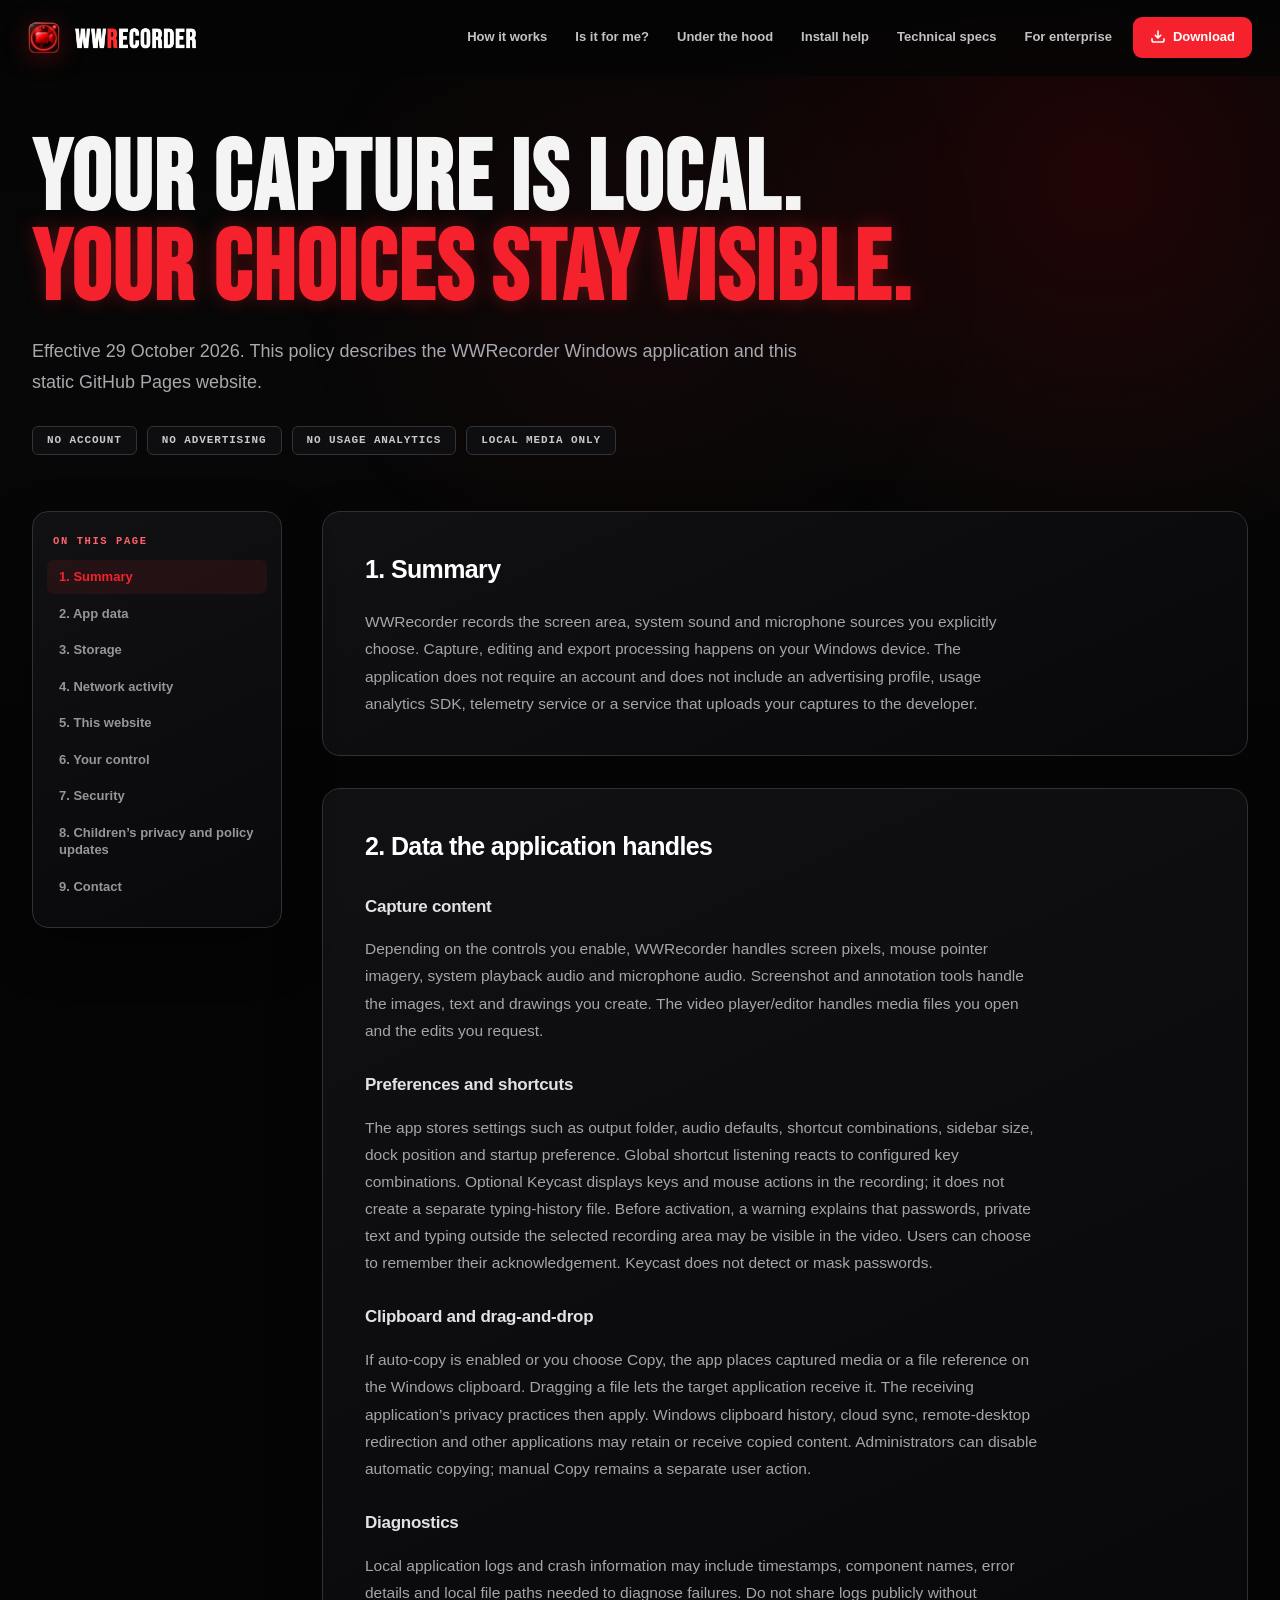
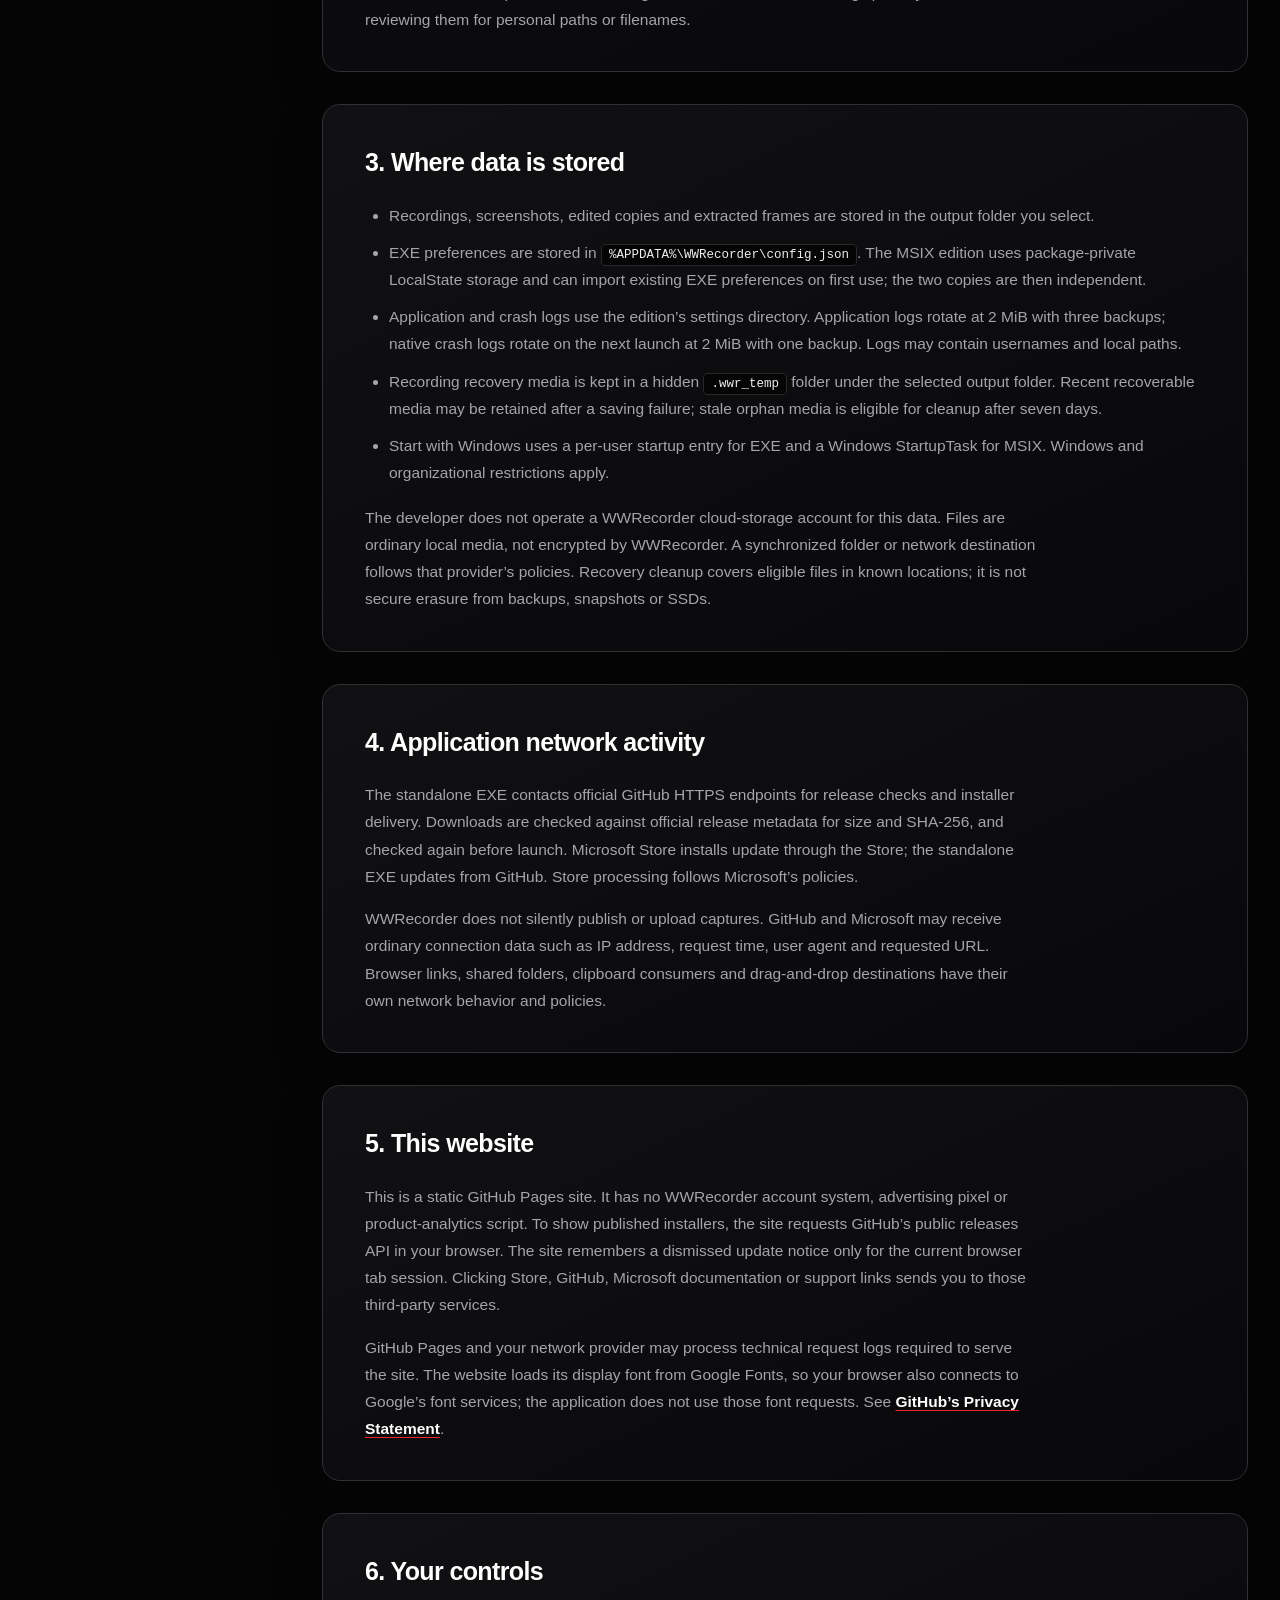
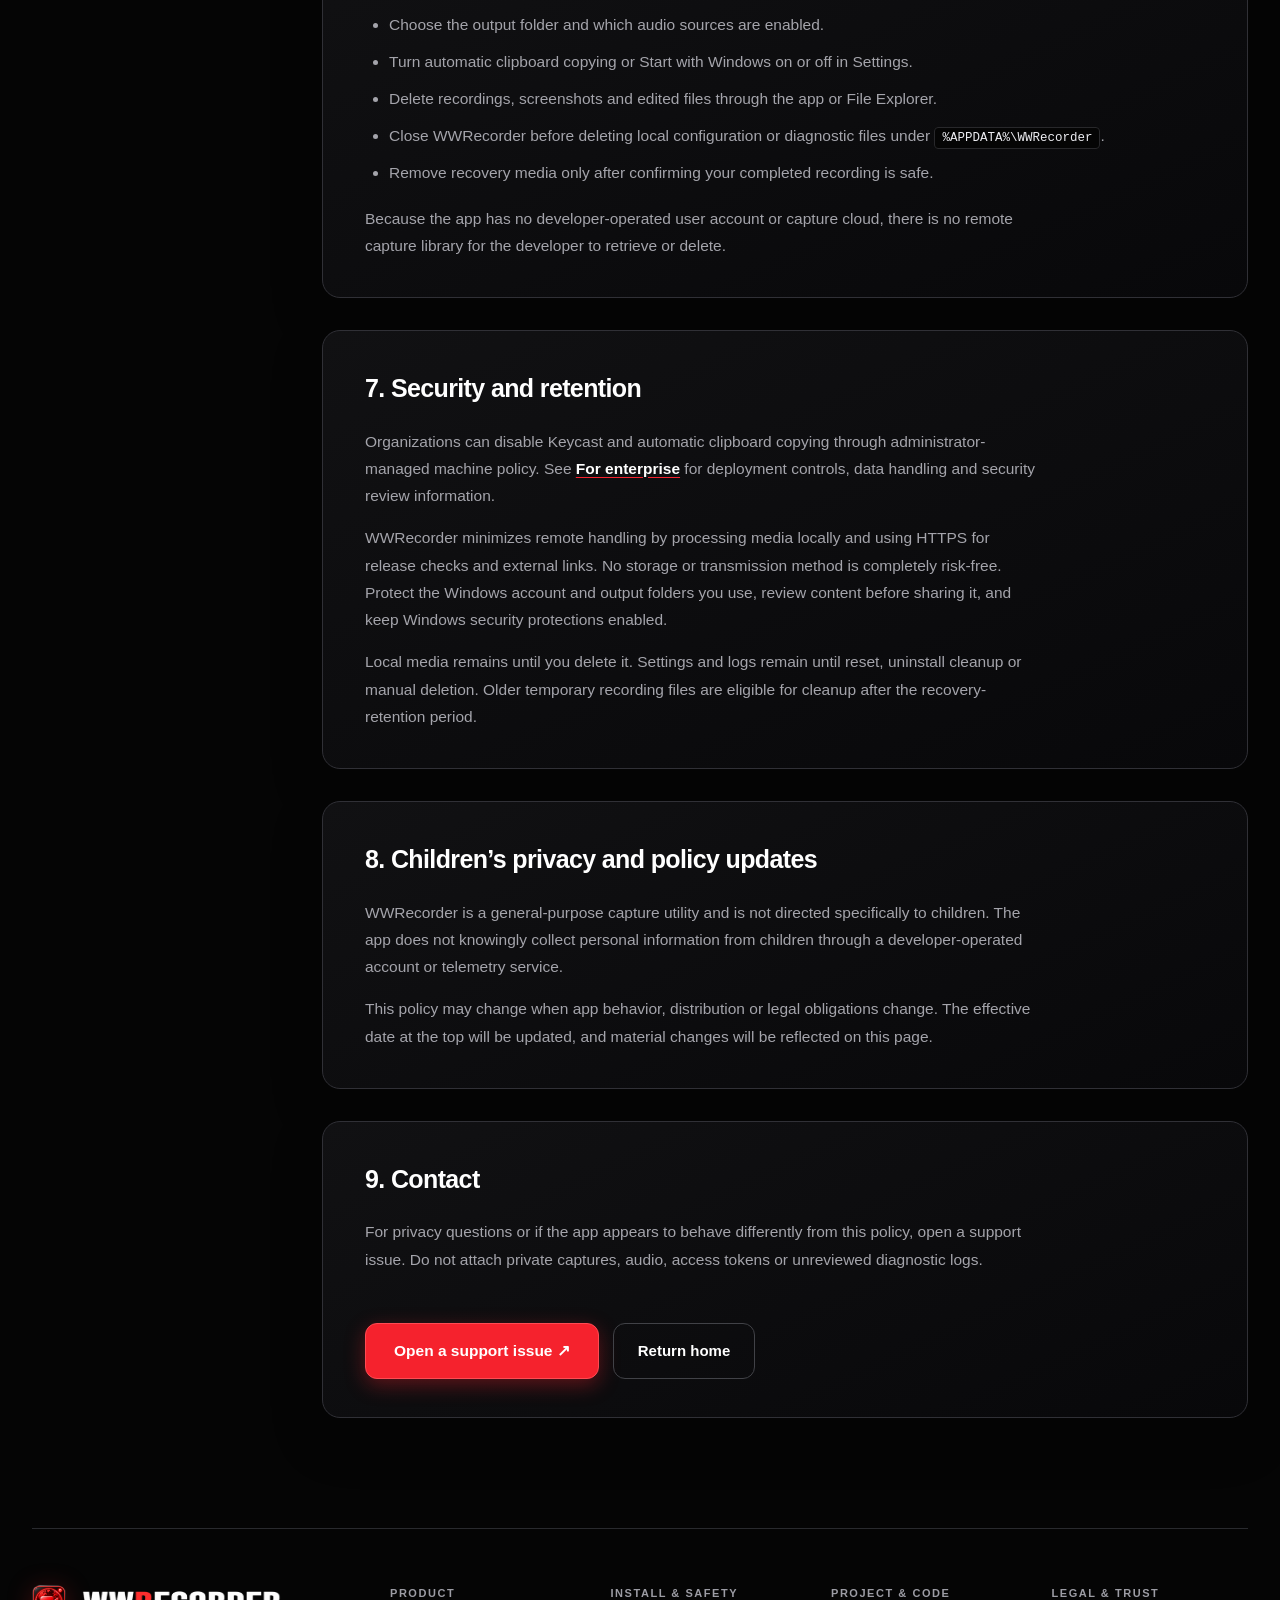
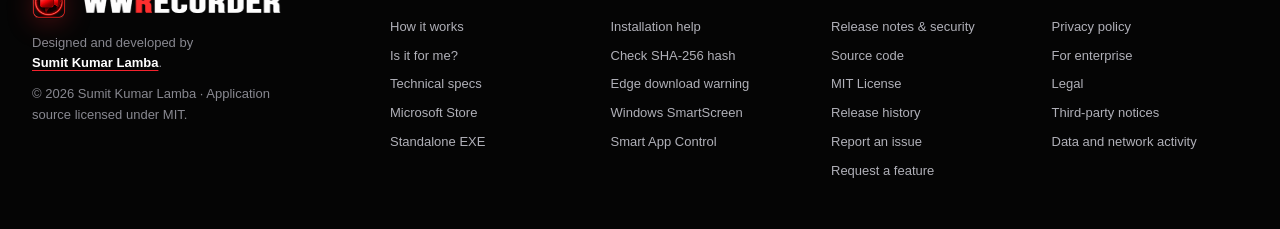
<file: privacy-policy.html>
<!doctype html>
<html lang="en">
<head>
  <meta charset="utf-8"><meta name="viewport" content="width=device-width,initial-scale=1"><meta name="theme-color" content="#08090c">
  <meta name="description" content="How WWRecorder handles recordings, screenshots, audio, settings, diagnostics, updates and local data.">
  <meta property="og:title" content="Privacy Policy | WWRecorder"><meta property="og:url" content="https://akasumitlamba.github.io/WWRecorder/privacy-policy.html">
  <link rel="canonical" href="https://akasumitlamba.github.io/WWRecorder/privacy-policy.html"><link rel="icon" type="image/png" href="icons/icon.png">
  <link rel="preconnect" href="https://fonts.googleapis.com">
  <link rel="preconnect" href="https://fonts.gstatic.com" crossorigin>
  <link href="https://fonts.googleapis.com/css2?family=Bebas+Neue&display=swap" rel="stylesheet">
  <link rel="stylesheet" href="style.css?v=20">
  <title>Privacy Policy | WWRecorder</title>
</head>
<body class="inner-page" data-page="privacy">
  <a class="skip-link" href="#main">Skip to content</a>
  <header class="site-header" data-header><a class="brand" href="index.html" aria-label="WWRecorder home"><img class="brand-icon" src="icons/icon.png" alt="" aria-hidden="true"><img class="brand-wordmark" src="icons/wwrecorder.png" alt="WWRecorder"></a><button class="menu-toggle" type="button" aria-label="Open navigation" aria-expanded="false" aria-controls="site-nav"><span></span><span></span></button><nav id="site-nav" aria-label="Primary navigation">
      <a href="index.html#features">How it works</a>
      <a href="index.html#fit">Is it for me?</a>
      <a href="index.html#under-the-hood">Under the hood</a>
      <a href="install-help.html">Install help</a>
      <a href="specs.html">Technical specs</a>
      <a href="enterprise.html">For enterprise</a>
      <button class="nav-download js-download-open" type="button"><img class="download-icon" src="icons/download-tray.svg" alt="" aria-hidden="true">Download</button>
    </nav></header>

  <main class="inner-main" id="main">
    <header class="inner-hero">
      <h1>Your capture is local.<br><em>Your choices stay visible.</em></h1>
      <p class="inner-lead">Effective 29 October 2026. This policy describes the WWRecorder Windows application and this static GitHub Pages website.</p>
      <div class="legal-meta">
        <span>NO ACCOUNT</span>
        <span>NO ADVERTISING</span>
        <span>NO USAGE ANALYTICS</span>
        <span>LOCAL MEDIA ONLY</span>
      </div>
    </header>

    <div class="doc-layout">
      <aside class="doc-toc" aria-label="Privacy contents">
        <strong>ON THIS PAGE</strong>
        <div class="doc-toc-links">
          <a href="#summary">1. Summary</a>
          <a href="#app-data">2. App data</a>
          <a href="#storage">3. Storage</a>
          <a href="#network">4. Network activity</a>
          <a href="#website">5. This website</a>
          <a href="#control">6. Your control</a>
          <a href="#security">7. Security</a>
          <a href="#children">8. Children’s privacy and policy updates</a>
          <a href="#contact">9. Contact</a>
        </div>
      </aside>
      <article class="doc-content">
        <section class="content-card" id="summary"><h2>1. Summary</h2><p>WWRecorder records the screen area, system sound and microphone sources you explicitly choose. Capture, editing and export processing happens on your Windows device. The application does not require an account and does not include an advertising profile, usage analytics SDK, telemetry service or a service that uploads your captures to the developer.</p></section>
        <section class="content-card" id="app-data"><h2>2. Data the application handles</h2><h3>Capture content</h3><p>Depending on the controls you enable, WWRecorder handles screen pixels, mouse pointer imagery, system playback audio and microphone audio. Screenshot and annotation tools handle the images, text and drawings you create. The video player/editor handles media files you open and the edits you request.</p><h3>Preferences and shortcuts</h3><p>The app stores settings such as output folder, audio defaults, shortcut combinations, sidebar size, dock position and startup preference. Global shortcut listening reacts to configured key combinations. Optional Keycast displays keys and mouse actions in the recording; it does not create a separate typing-history file. Before activation, a warning explains that passwords, private text and typing outside the selected recording area may be visible in the video. Users can choose to remember their acknowledgement. Keycast does not detect or mask passwords.</p><h3>Clipboard and drag-and-drop</h3><p>If auto-copy is enabled or you choose Copy, the app places captured media or a file reference on the Windows clipboard. Dragging a file lets the target application receive it. The receiving application’s privacy practices then apply. Windows clipboard history, cloud sync, remote-desktop redirection and other applications may retain or receive copied content. Administrators can disable automatic copying; manual Copy remains a separate user action.</p><h3>Diagnostics</h3><p>Local application logs and crash information may include timestamps, component names, error details and local file paths needed to diagnose failures. Do not share logs publicly without reviewing them for personal paths or filenames.</p></section>
        <section class="content-card" id="storage"><h2>3. Where data is stored</h2><ul><li>Recordings, screenshots, edited copies and extracted frames are stored in the output folder you select.</li><li>EXE preferences are stored in <code>%APPDATA%\WWRecorder\config.json</code>. The MSIX edition uses package-private LocalState storage and can import existing EXE preferences on first use; the two copies are then independent.</li><li>Application and crash logs use the edition’s settings directory. Application logs rotate at 2 MiB with three backups; native crash logs rotate on the next launch at 2 MiB with one backup. Logs may contain usernames and local paths.</li><li>Recording recovery media is kept in a hidden <code>.wwr_temp</code> folder under the selected output folder. Recent recoverable media may be retained after a saving failure; stale orphan media is eligible for cleanup after seven days.</li><li>Start with Windows uses a per-user startup entry for EXE and a Windows StartupTask for MSIX. Windows and organizational restrictions apply.</li></ul><p>The developer does not operate a WWRecorder cloud-storage account for this data. Files are ordinary local media, not encrypted by WWRecorder. A synchronized folder or network destination follows that provider’s policies. Recovery cleanup covers eligible files in known locations; it is not secure erasure from backups, snapshots or SSDs.</p></section>
        <section class="content-card" id="network"><h2>4. Application network activity</h2><p>The standalone EXE contacts official GitHub HTTPS endpoints for release checks and installer delivery. Downloads are checked against official release metadata for size and SHA-256, and checked again before launch. Microsoft Store installs update through the Store; the standalone EXE updates from GitHub. Store processing follows Microsoft’s policies.</p><p>WWRecorder does not silently publish or upload captures. GitHub and Microsoft may receive ordinary connection data such as IP address, request time, user agent and requested URL. Browser links, shared folders, clipboard consumers and drag-and-drop destinations have their own network behavior and policies.</p></section>
        <section class="content-card" id="website"><h2>5. This website</h2><p>This is a static GitHub Pages site. It has no WWRecorder account system, advertising pixel or product-analytics script. To show published installers, the site requests GitHub’s public releases API in your browser. The site remembers a dismissed update notice only for the current browser tab session. Clicking Store, GitHub, Microsoft documentation or support links sends you to those third-party services.</p><p>GitHub Pages and your network provider may process technical request logs required to serve the site. The website loads its display font from Google Fonts, so your browser also connects to Google’s font services; the application does not use those font requests. See <a href="https://docs.github.com/en/site-policy/privacy-policies/github-general-privacy-statement" target="_blank" rel="noopener">GitHub’s Privacy Statement</a>.</p></section>
        <section class="content-card" id="control"><h2>6. Your controls</h2><ul><li>Choose the output folder and which audio sources are enabled.</li><li>Turn automatic clipboard copying or Start with Windows on or off in Settings.</li><li>Delete recordings, screenshots and edited files through the app or File Explorer.</li><li>Close WWRecorder before deleting local configuration or diagnostic files under <code>%APPDATA%\WWRecorder</code>.</li><li>Remove recovery media only after confirming your completed recording is safe.</li></ul><p>Because the app has no developer-operated user account or capture cloud, there is no remote capture library for the developer to retrieve or delete.</p></section>
        <section class="content-card" id="security"><h2>7. Security and retention</h2><p>Organizations can disable Keycast and automatic clipboard copying through administrator-managed machine policy. See <a href="enterprise.html">For enterprise</a> for deployment controls, data handling and security review information.</p><p>WWRecorder minimizes remote handling by processing media locally and using HTTPS for release checks and external links. No storage or transmission method is completely risk-free. Protect the Windows account and output folders you use, review content before sharing it, and keep Windows security protections enabled.</p><p>Local media remains until you delete it. Settings and logs remain until reset, uninstall cleanup or manual deletion. Older temporary recording files are eligible for cleanup after the recovery-retention period.</p></section>
        <section class="content-card" id="children"><h2>8. Children’s privacy and policy updates</h2><p>WWRecorder is a general-purpose capture utility and is not directed specifically to children. The app does not knowingly collect personal information from children through a developer-operated account or telemetry service.</p><p>This policy may change when app behavior, distribution or legal obligations change. The effective date at the top will be updated, and material changes will be reflected on this page.</p></section>
        <section class="content-card" id="contact"><h2>9. Contact</h2><p>For privacy questions or if the app appears to behave differently from this policy, open a support issue. Do not attach private captures, audio, access tokens or unreviewed diagnostic logs.</p><div class="hero-actions"><a class="button button-primary" href="https://github.com/akasumitlamba/WWRecorder/issues/new" target="_blank" rel="noopener">Open a support issue ↗</a><a class="button" href="index.html">Return home</a></div></section>
      </article>
    </div>
  </main>

      <footer class="site-footer">
    <div class="footer-brand">
      <a class="brand" href="index.html" aria-label="WWRecorder home"><img class="brand-icon" src="icons/icon.png" alt="" aria-hidden="true"><img class="brand-wordmark" src="icons/wwrecorder.png" alt="WWRecorder"></a>
      <p class="footer-credit">Designed and developed by <a class="author-name" href="https://github.com/akasumitlamba" target="_blank" rel="noopener">Sumit Kumar Lamba</a>.</p>
      <p class="footer-copyright">© <span data-current-year></span> Sumit Kumar Lamba · Application source licensed under MIT.</p>
    </div>
    <div class="footer-columns">
      <div>
        <strong>Product</strong>
        <a href="index.html#features">How it works</a>
        <a href="index.html#fit">Is it for me?</a>
        <a href="specs.html">Technical specs</a>
        <a href="ms-windows-store://pdp/?productid=9PBS5VDWFXND">Microsoft Store</a>
        <a href="download.html">Standalone EXE</a>
      </div>
      <div>
        <strong>Install &amp; Safety</strong>
        <a href="install-help.html">Installation help</a>
        <a href="install-help.html#verify-installer">Check SHA-256 hash</a>
        <a href="install-help.html#edge-warning">Edge download warning</a>
        <a href="install-help.html#smartscreen-warning">Windows SmartScreen</a>
        <a href="install-help.html#smart-app-control">Smart App Control</a>
      </div>
      <div>
        <strong>Project &amp; Code</strong>
        <a href="release-notes.html">Release notes &amp; security</a>
        <a href="https://github.com/akasumitlamba/WWRecorder" target="_blank" rel="noopener">Source code</a>
        <a href="https://github.com/akasumitlamba/WWRecorder/blob/main/LICENSE" target="_blank" rel="noopener">MIT License</a>
        <a href="https://github.com/akasumitlamba/WWRecorder/releases" target="_blank" rel="noopener">Release history</a>
        <a href="https://github.com/akasumitlamba/WWRecorder/issues" target="_blank" rel="noopener">Report an issue</a>
        <a href="https://github.com/akasumitlamba/WWRecorder/issues/new" target="_blank" rel="noopener">Request a feature</a>
      </div>
      <div>
        <strong>Legal &amp; Trust</strong>
        <a href="privacy-policy.html">Privacy policy</a>
        <a href="enterprise.html">For enterprise</a>
        <a href="legal.html">Legal</a>
        <a href="legal.html#third-party">Third-party notices</a>
        <a href="privacy-policy.html#network">Data and network activity</a>
      </div>
    </div>
  </footer>
  <script src="script.js?v=15" defer></script>
</body>
</html>
</file>
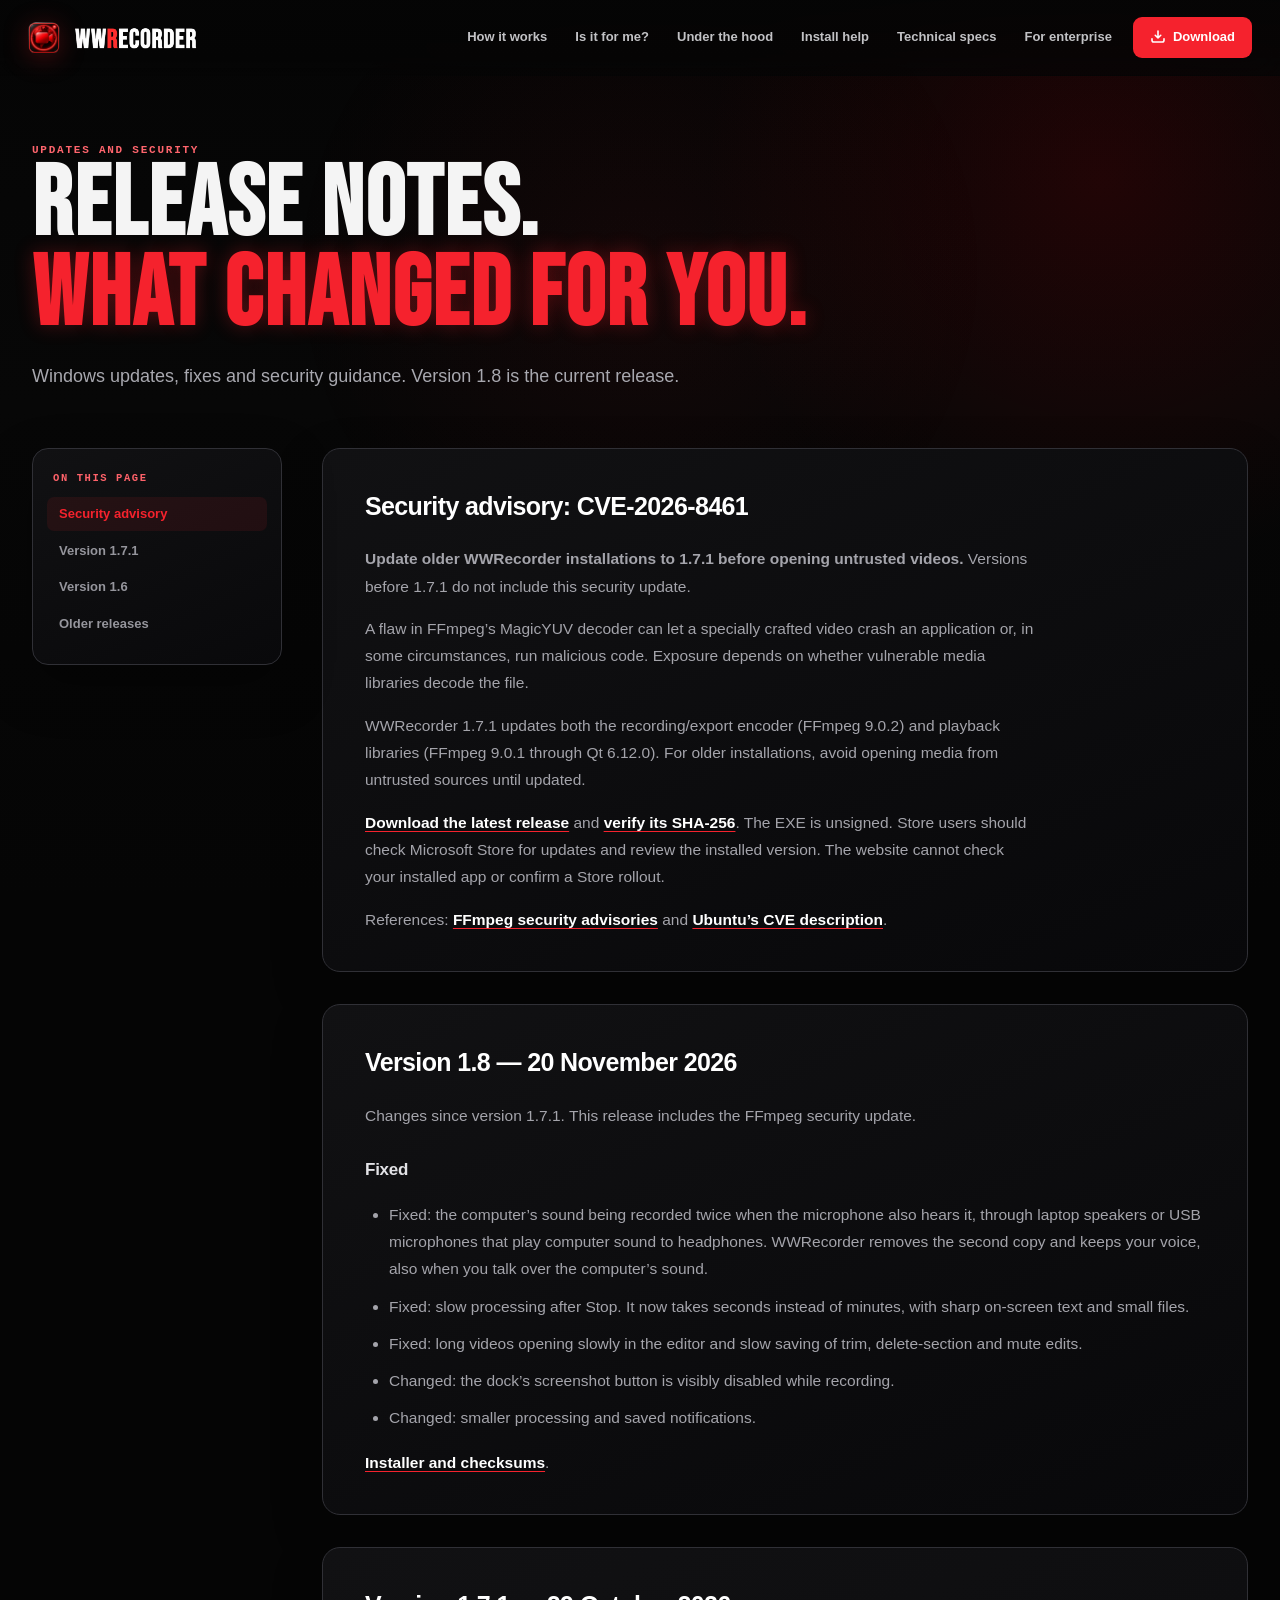
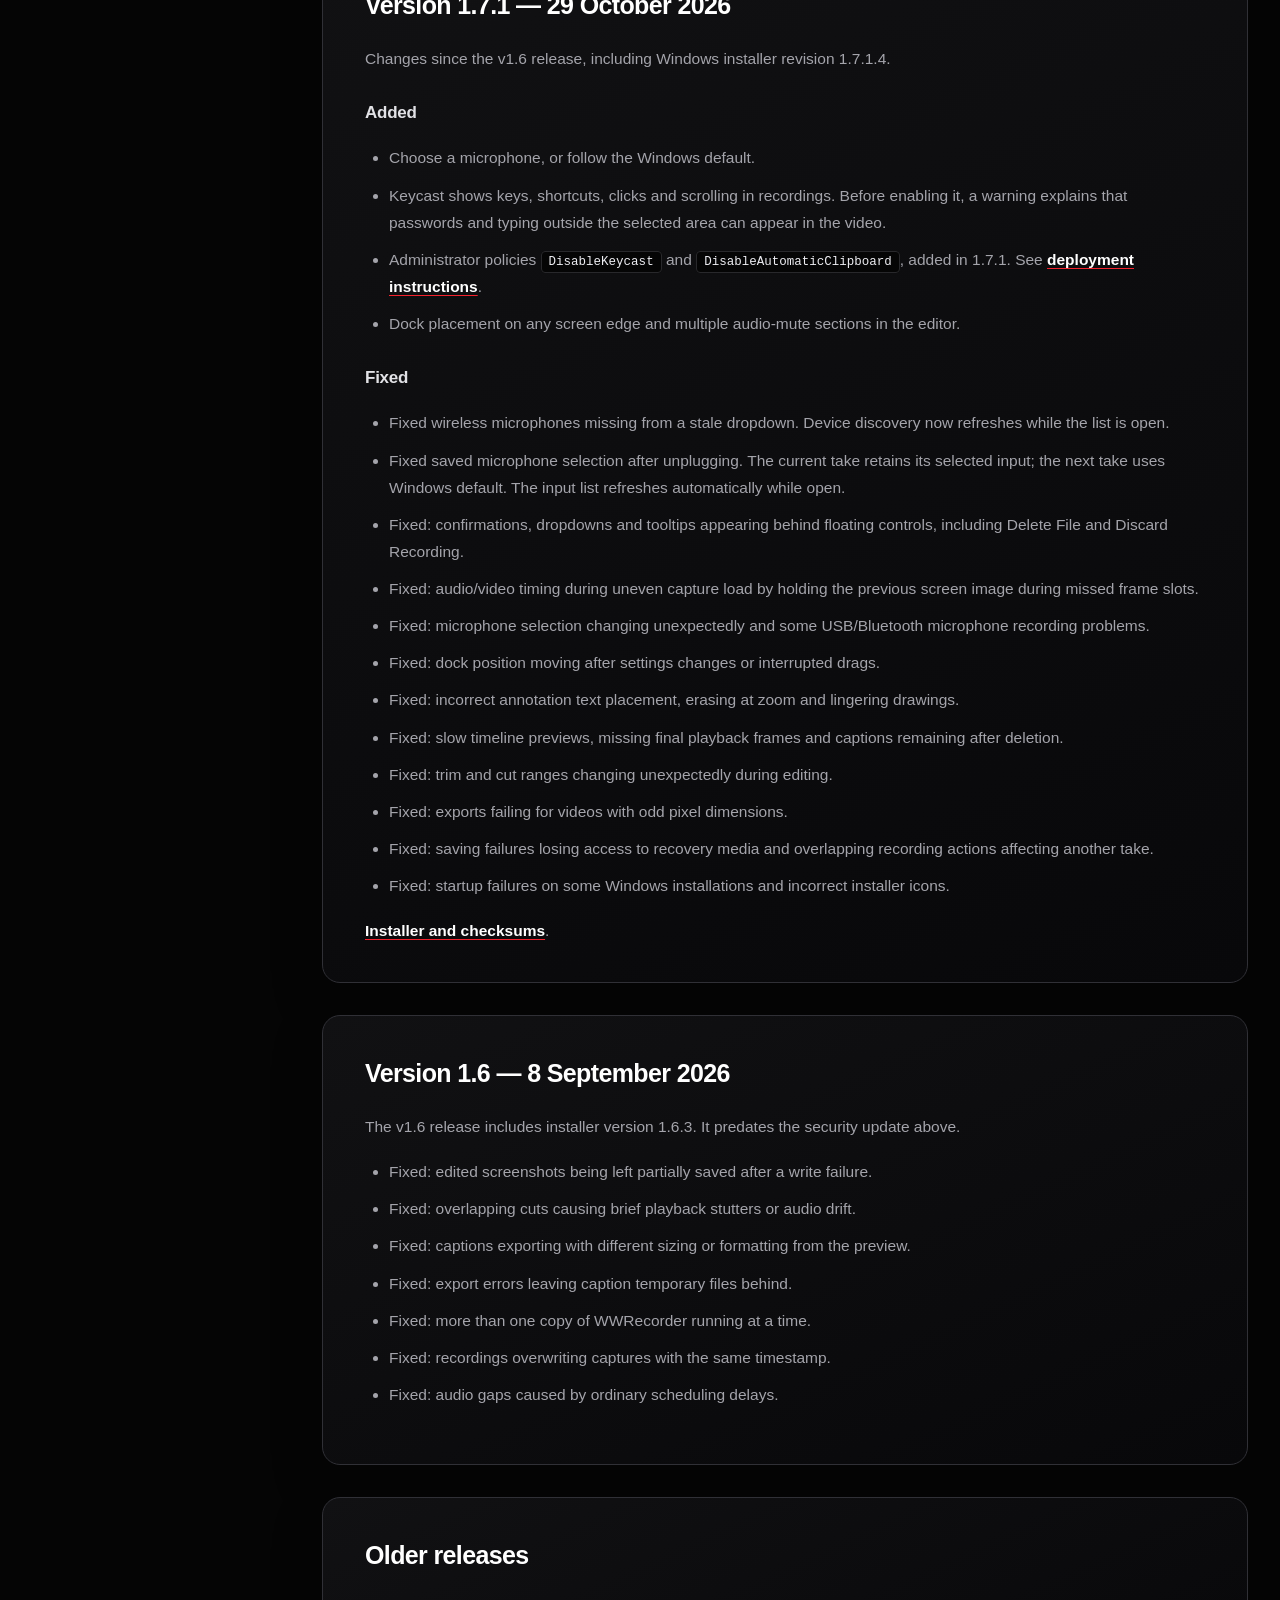
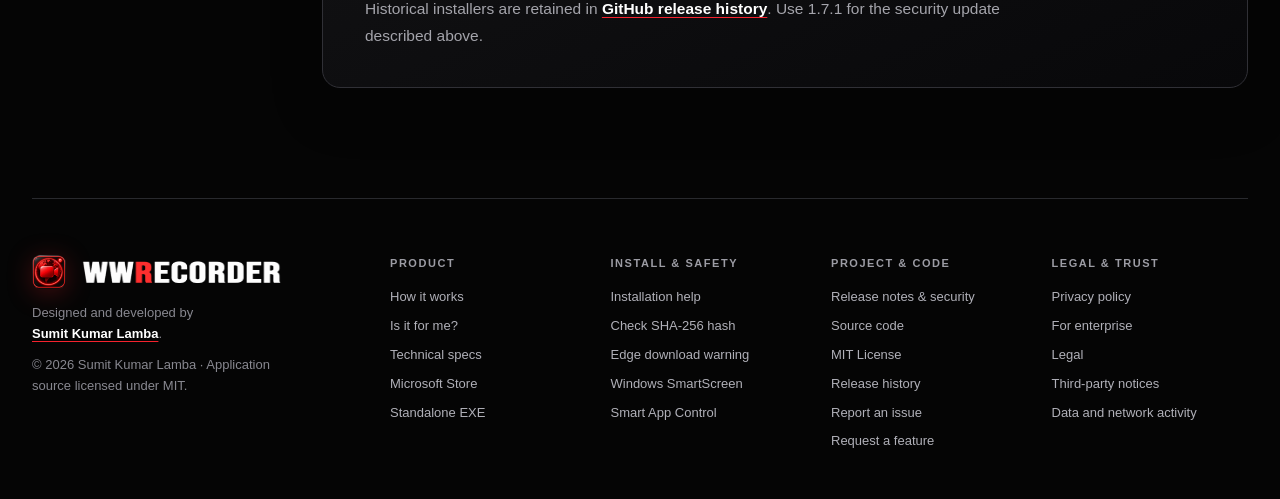
<file: release-notes.html>
<!doctype html>
<html lang="en">
<head>
  <meta charset="utf-8"><meta name="viewport" content="width=device-width,initial-scale=1"><meta name="theme-color" content="#08090c">
  <meta name="description" content="WWRecorder release notes, fixes and instructions for the CVE-2026-8461 security update.">
  <meta property="og:title" content="For enterprise | WWRecorder"><meta property="og:url" content="https://akasumitlamba.github.io/WWRecorder/enterprise.html">
  <link rel="canonical" href="https://akasumitlamba.github.io/WWRecorder/release-notes.html"><link rel="icon" type="image/png" href="icons/icon.png">
  <link rel="preconnect" href="https://fonts.googleapis.com">
  <link rel="preconnect" href="https://fonts.gstatic.com" crossorigin>
  <link href="https://fonts.googleapis.com/css2?family=Bebas+Neue&display=swap" rel="stylesheet">
  <link rel="stylesheet" href="style.css?v=20">
  <title>Release notes | WWRecorder</title>
</head>
<body class="inner-page" data-page="release-notes">
  <a class="skip-link" href="#main">Skip to content</a>
  <header class="site-header" data-header><a class="brand" href="index.html" aria-label="WWRecorder home"><img class="brand-icon" src="icons/icon.png" alt="" aria-hidden="true"><img class="brand-wordmark" src="icons/wwrecorder.png" alt="WWRecorder"></a><button class="menu-toggle" type="button" aria-label="Open navigation" aria-expanded="false" aria-controls="site-nav"><span></span><span></span></button><nav id="site-nav" aria-label="Primary navigation">
      <a href="index.html#features">How it works</a>
      <a href="index.html#fit">Is it for me?</a>
      <a href="index.html#under-the-hood">Under the hood</a>
      <a href="install-help.html">Install help</a>
      <a href="specs.html">Technical specs</a>
      <a href="enterprise.html">For enterprise</a>
      <button class="nav-download js-download-open" type="button"><img class="download-icon" src="icons/download-tray.svg" alt="" aria-hidden="true">Download</button>
    </nav></header>

  <main class="inner-main" id="main">
    <header class="inner-hero"><span class="eyebrow">Updates and security</span><h1>Release notes.<br><em>What changed for you.</em></h1><p class="inner-lead">Windows updates, fixes and security guidance. Version 1.8 is the current release.</p></header>
    <div class="doc-layout"><aside class="doc-toc" aria-label="Release contents"><strong>ON THIS PAGE</strong><div class="doc-toc-links"><a href="#security">Security advisory</a><a href="#v1-7-1">Version 1.7.1</a><a href="#v1-6">Version 1.6</a><a href="#older">Older releases</a></div></aside><article class="doc-content">
    <section class="content-card" id="security"><h2>Security advisory: CVE-2026-8461</h2><p><strong>Update older WWRecorder installations to 1.7.1 before opening untrusted videos.</strong> Versions before 1.7.1 do not include this security update.</p><p>A flaw in FFmpeg’s MagicYUV decoder can let a specially crafted video crash an application or, in some circumstances, run malicious code. Exposure depends on whether vulnerable media libraries decode the file.</p><p>WWRecorder 1.7.1 updates both the recording/export encoder (FFmpeg 9.0.2) and playback libraries (FFmpeg 9.0.1 through Qt 6.12.0). For older installations, avoid opening media from untrusted sources until updated.</p><p><a href="https://github.com/akasumitlamba/WWRecorder/releases/latest">Download the latest release</a> and <a href="install-help.html#verify-installer">verify its SHA-256</a>. The EXE is unsigned. Store users should check Microsoft Store for updates and review the installed version. The website cannot check your installed app or confirm a Store rollout.</p><p>References: <a href="https://ffmpeg.org/security.html">FFmpeg security advisories</a> and <a href="https://ubuntu.com/security/CVE-2026-8461">Ubuntu’s CVE description</a>.</p></section>
    <section class="content-card" id="v1-8"><h2>Version 1.8 — 20 November 2026</h2><p>Changes since version 1.7.1. This release includes the FFmpeg security update.</p><h3>Fixed</h3><ul><li>Fixed: the computer&#8217;s sound being recorded twice when the microphone also hears it, through laptop speakers or USB microphones that play computer sound to headphones. WWRecorder removes the second copy and keeps your voice, also when you talk over the computer&#8217;s sound.</li><li>Fixed: slow processing after Stop. It now takes seconds instead of minutes, with sharp on-screen text and small files.</li><li>Fixed: long videos opening slowly in the editor and slow saving of trim, delete-section and mute edits.</li><li>Changed: the dock&#8217;s screenshot button is visibly disabled while recording.</li><li>Changed: smaller processing and saved notifications.</li></ul><p><a href="https://github.com/akasumitlamba/WWRecorder/releases/tag/v1.8">Installer and checksums</a>.</p></section>
    <section class="content-card" id="v1-7-1"><h2>Version 1.7.1 — 29 October 2026</h2><p>Changes since the v1.6 release, including Windows installer revision 1.7.1.4.</p><h3>Added</h3><ul><li>Choose a microphone, or follow the Windows default.</li><li>Keycast shows keys, shortcuts, clicks and scrolling in recordings. Before enabling it, a warning explains that passwords and typing outside the selected area can appear in the video.</li><li>Administrator policies <code>DisableKeycast</code> and <code>DisableAutomaticClipboard</code>, added in 1.7.1. See <a href="enterprise.html#managed-controls">deployment instructions</a>.</li><li>Dock placement on any screen edge and multiple audio-mute sections in the editor.</li></ul><h3>Fixed</h3><ul><li>Fixed wireless microphones missing from a stale dropdown. Device discovery now refreshes while the list is open.</li><li>Fixed saved microphone selection after unplugging. The current take retains its selected input; the next take uses Windows default. The input list refreshes automatically while open.</li><li>Fixed: confirmations, dropdowns and tooltips appearing behind floating controls, including Delete File and Discard Recording.</li><li>Fixed: audio/video timing during uneven capture load by holding the previous screen image during missed frame slots.</li><li>Fixed: microphone selection changing unexpectedly and some USB/Bluetooth microphone recording problems.</li><li>Fixed: dock position moving after settings changes or interrupted drags.</li><li>Fixed: incorrect annotation text placement, erasing at zoom and lingering drawings.</li><li>Fixed: slow timeline previews, missing final playback frames and captions remaining after deletion.</li><li>Fixed: trim and cut ranges changing unexpectedly during editing.</li><li>Fixed: exports failing for videos with odd pixel dimensions.</li><li>Fixed: saving failures losing access to recovery media and overlapping recording actions affecting another take.</li><li>Fixed: startup failures on some Windows installations and incorrect installer icons.</li></ul><p><a href="https://github.com/akasumitlamba/WWRecorder/releases/tag/v1.7.1">Installer and checksums</a>.</p></section>
    <section class="content-card" id="v1-6"><h2>Version 1.6 — 8 September 2026</h2><p>The v1.6 release includes installer version 1.6.3. It predates the security update above.</p><ul><li>Fixed: edited screenshots being left partially saved after a write failure.</li><li>Fixed: overlapping cuts causing brief playback stutters or audio drift.</li><li>Fixed: captions exporting with different sizing or formatting from the preview.</li><li>Fixed: export errors leaving caption temporary files behind.</li><li>Fixed: more than one copy of WWRecorder running at a time.</li><li>Fixed: recordings overwriting captures with the same timestamp.</li><li>Fixed: audio gaps caused by ordinary scheduling delays.</li></ul></section>
    <section class="content-card" id="older"><h2>Older releases</h2><p>Historical installers are retained in <a href="https://github.com/akasumitlamba/WWRecorder/releases">GitHub release history</a>. Use 1.7.1 for the security update described above.</p></section>
    </article></div>
  </main>

      <footer class="site-footer">
    <div class="footer-brand">
      <a class="brand" href="index.html" aria-label="WWRecorder home"><img class="brand-icon" src="icons/icon.png" alt="" aria-hidden="true"><img class="brand-wordmark" src="icons/wwrecorder.png" alt="WWRecorder"></a>
      <p class="footer-credit">Designed and developed by <a class="author-name" href="https://github.com/akasumitlamba" target="_blank" rel="noopener">Sumit Kumar Lamba</a>.</p>
      <p class="footer-copyright">© <span data-current-year></span> Sumit Kumar Lamba · Application source licensed under MIT.</p>
    </div>
    <div class="footer-columns">
      <div>
        <strong>Product</strong>
        <a href="index.html#features">How it works</a>
        <a href="index.html#fit">Is it for me?</a>
        <a href="specs.html">Technical specs</a>
        <a href="ms-windows-store://pdp/?productid=9PBS5VDWFXND">Microsoft Store</a>
        <a href="download.html">Standalone EXE</a>
      </div>
      <div>
        <strong>Install &amp; Safety</strong>
        <a href="install-help.html">Installation help</a>
        <a href="install-help.html#verify-installer">Check SHA-256 hash</a>
        <a href="install-help.html#edge-warning">Edge download warning</a>
        <a href="install-help.html#smartscreen-warning">Windows SmartScreen</a>
        <a href="install-help.html#smart-app-control">Smart App Control</a>
      </div>
      <div>
        <strong>Project &amp; Code</strong>
        <a href="release-notes.html">Release notes &amp; security</a>
        <a href="https://github.com/akasumitlamba/WWRecorder" target="_blank" rel="noopener">Source code</a>
        <a href="https://github.com/akasumitlamba/WWRecorder/blob/main/LICENSE" target="_blank" rel="noopener">MIT License</a>
        <a href="https://github.com/akasumitlamba/WWRecorder/releases" target="_blank" rel="noopener">Release history</a>
        <a href="https://github.com/akasumitlamba/WWRecorder/issues" target="_blank" rel="noopener">Report an issue</a>
        <a href="https://github.com/akasumitlamba/WWRecorder/issues/new" target="_blank" rel="noopener">Request a feature</a>
      </div>
      <div>
        <strong>Legal &amp; Trust</strong>
        <a href="privacy-policy.html">Privacy policy</a>
        <a href="enterprise.html">For enterprise</a>
        <a href="legal.html">Legal</a>
        <a href="legal.html#third-party">Third-party notices</a>
        <a href="privacy-policy.html#network">Data and network activity</a>
      </div>
    </div>
  </footer>
  <script src="script.js?v=15" defer></script>
</body>
</html>
</file>
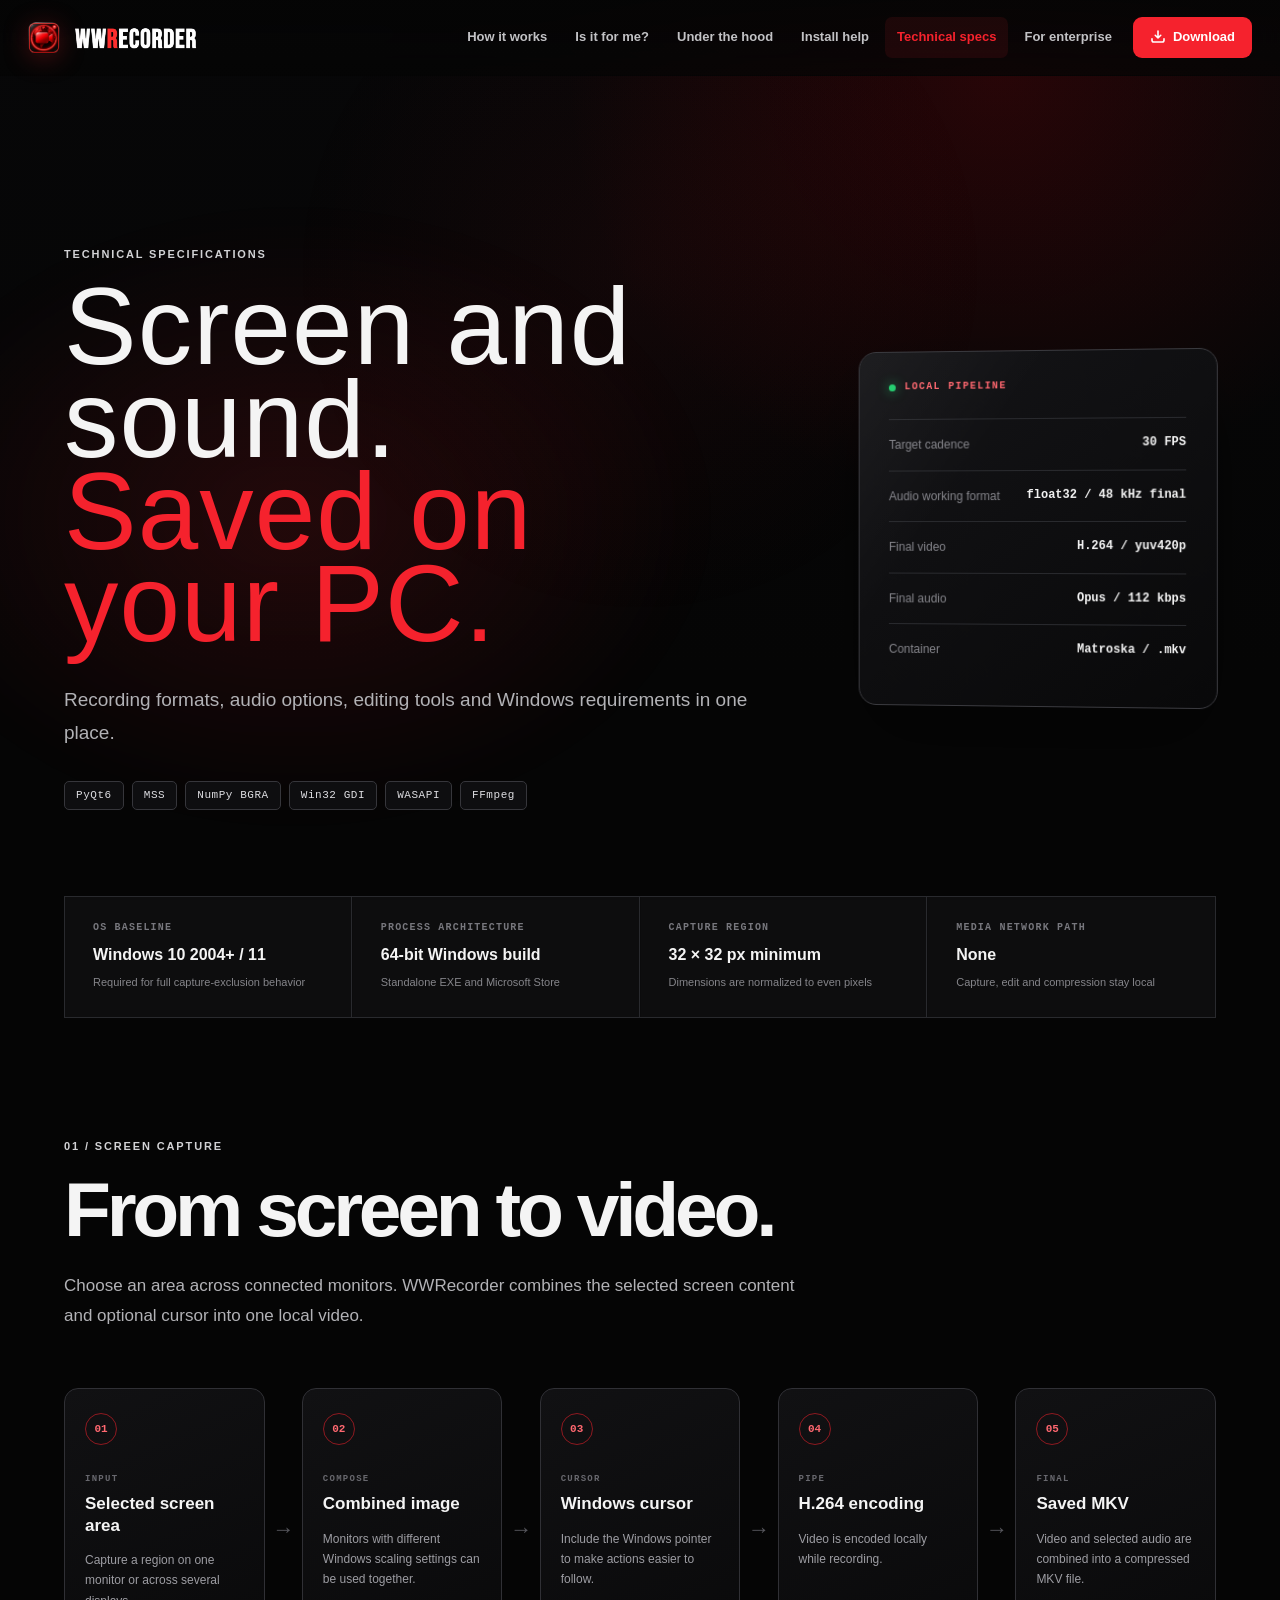
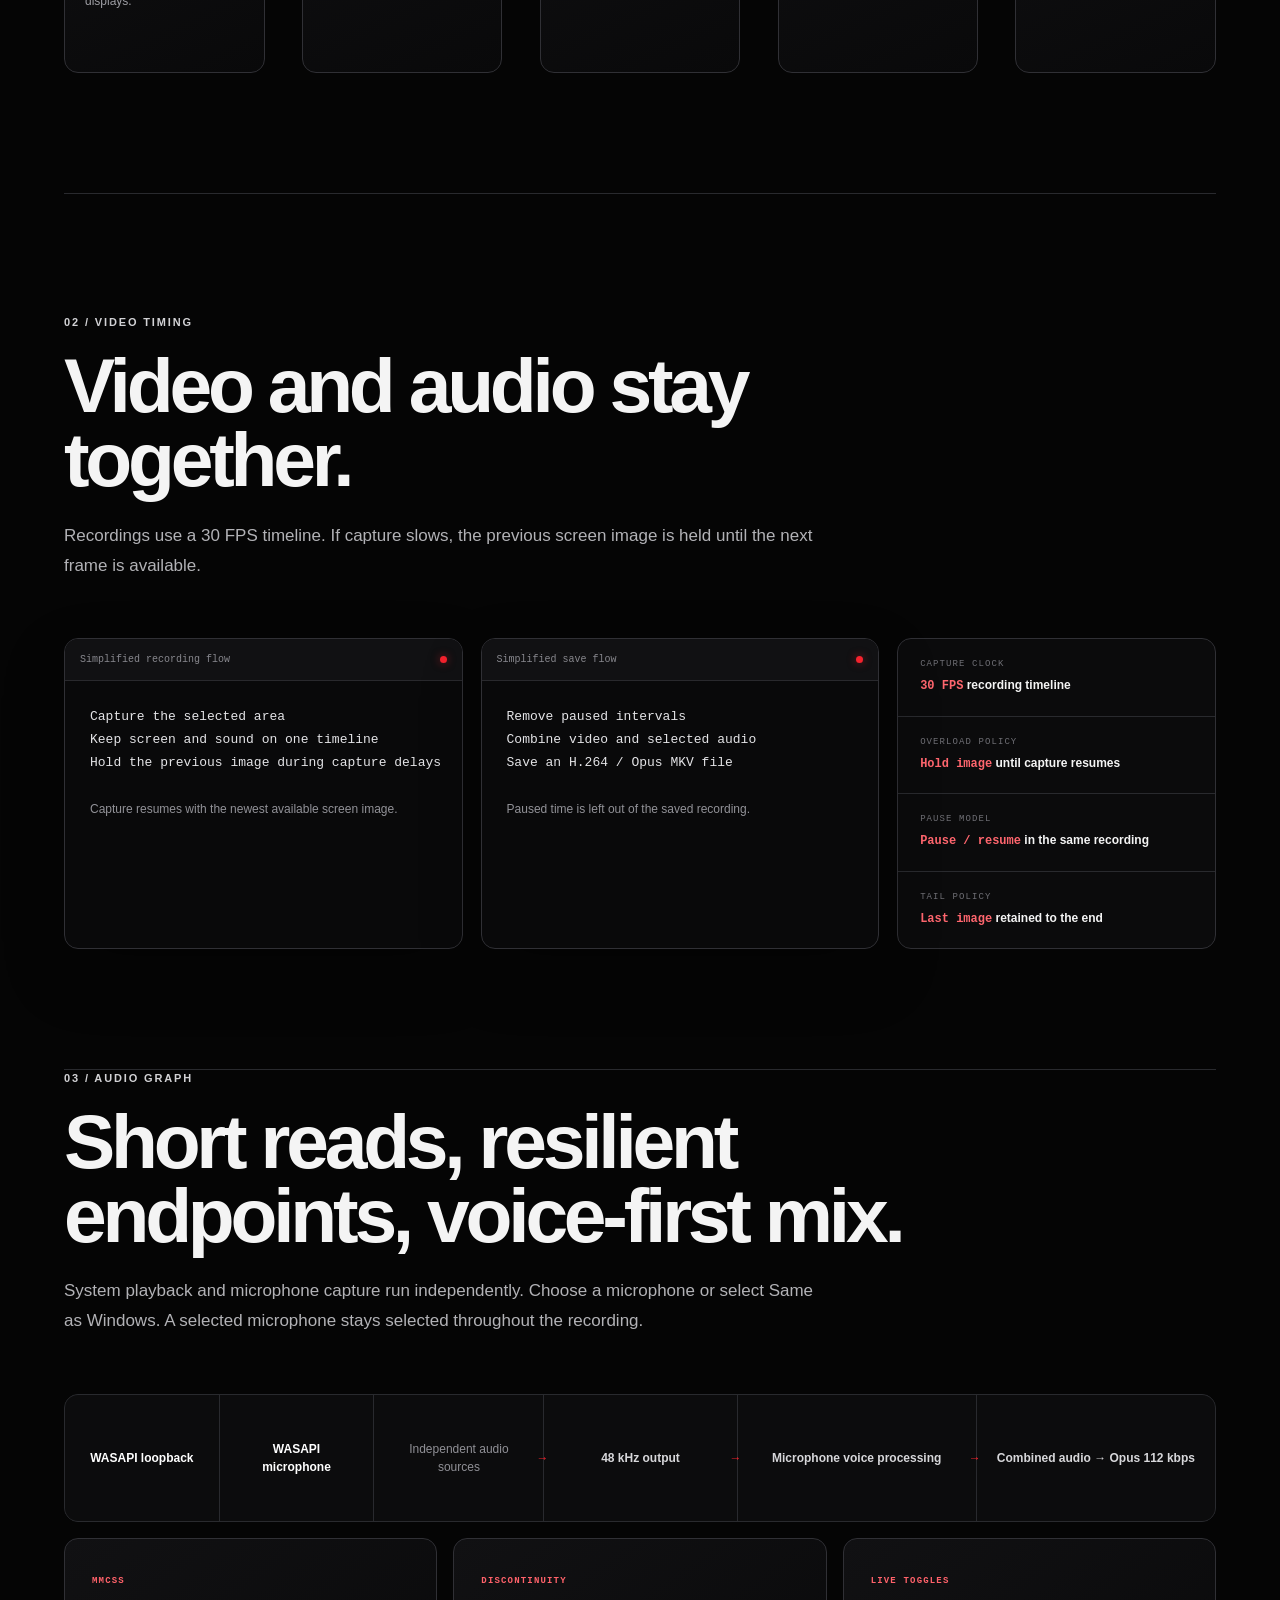
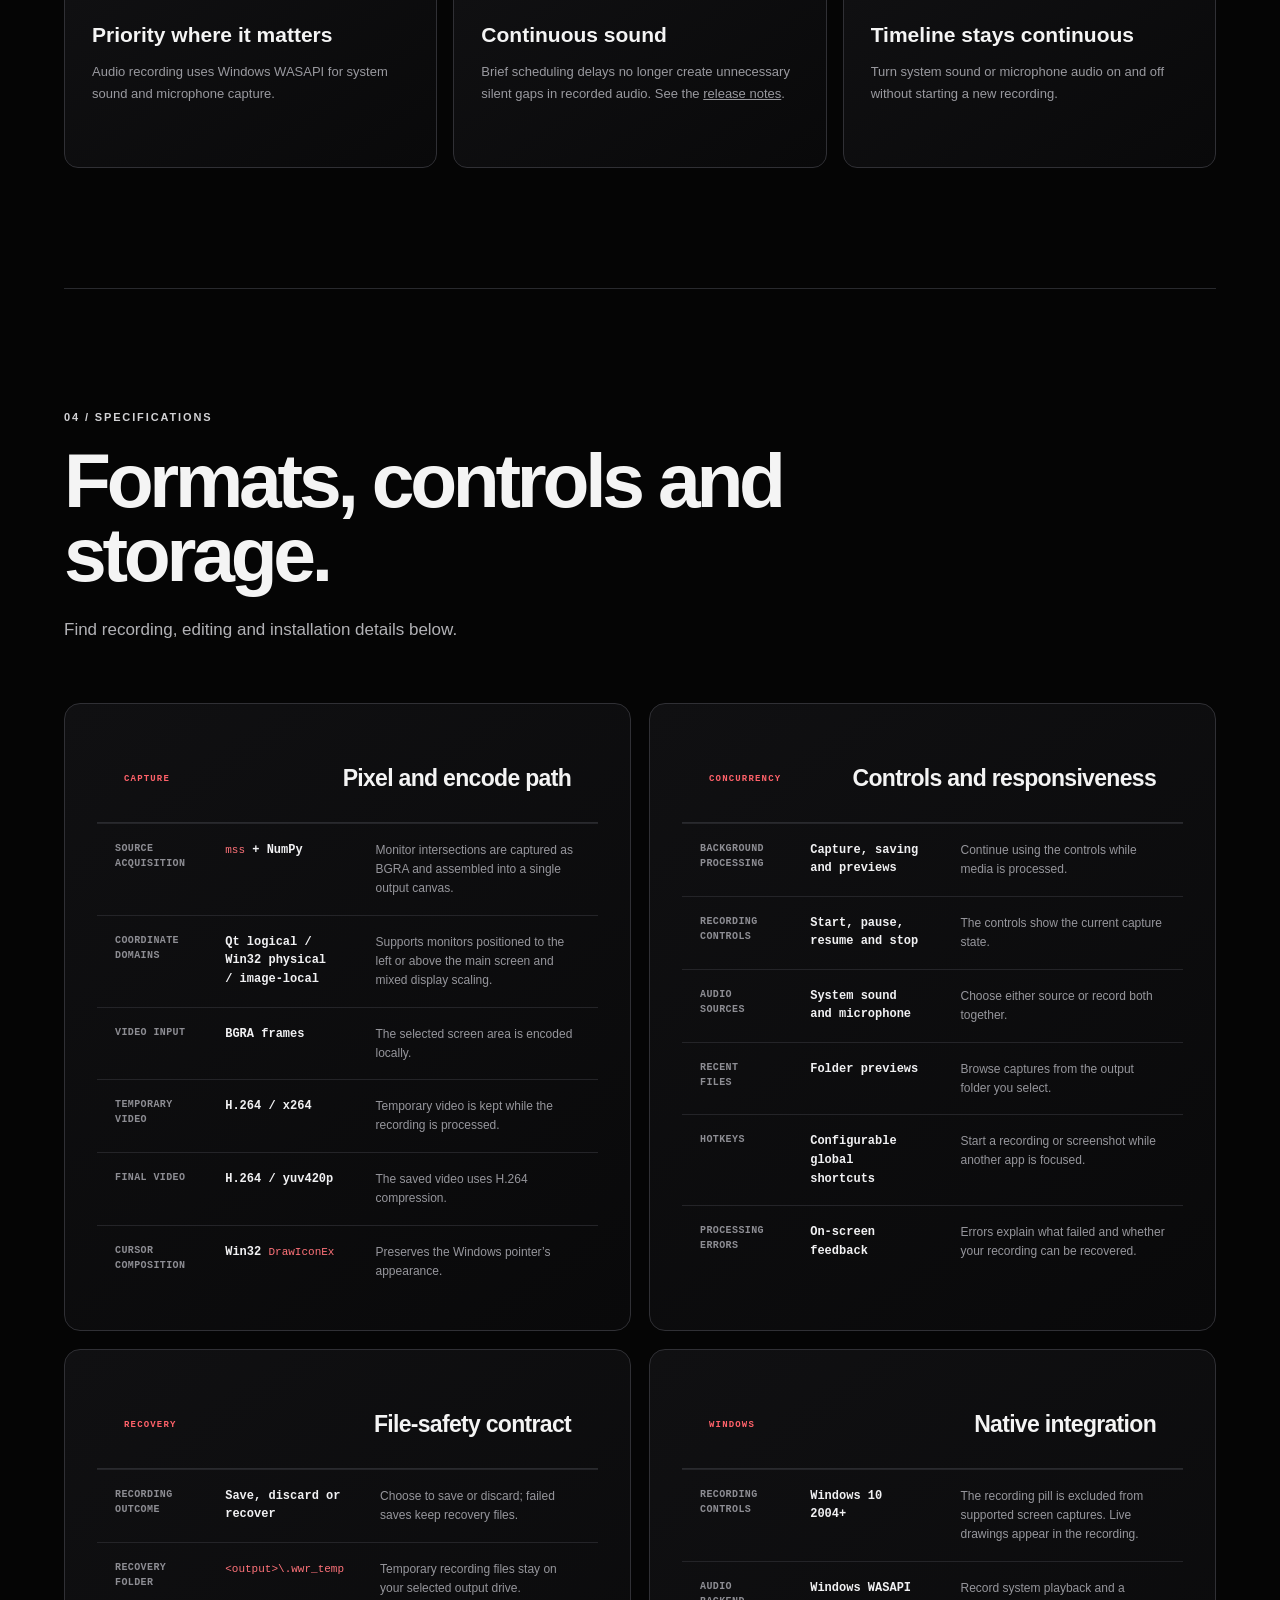
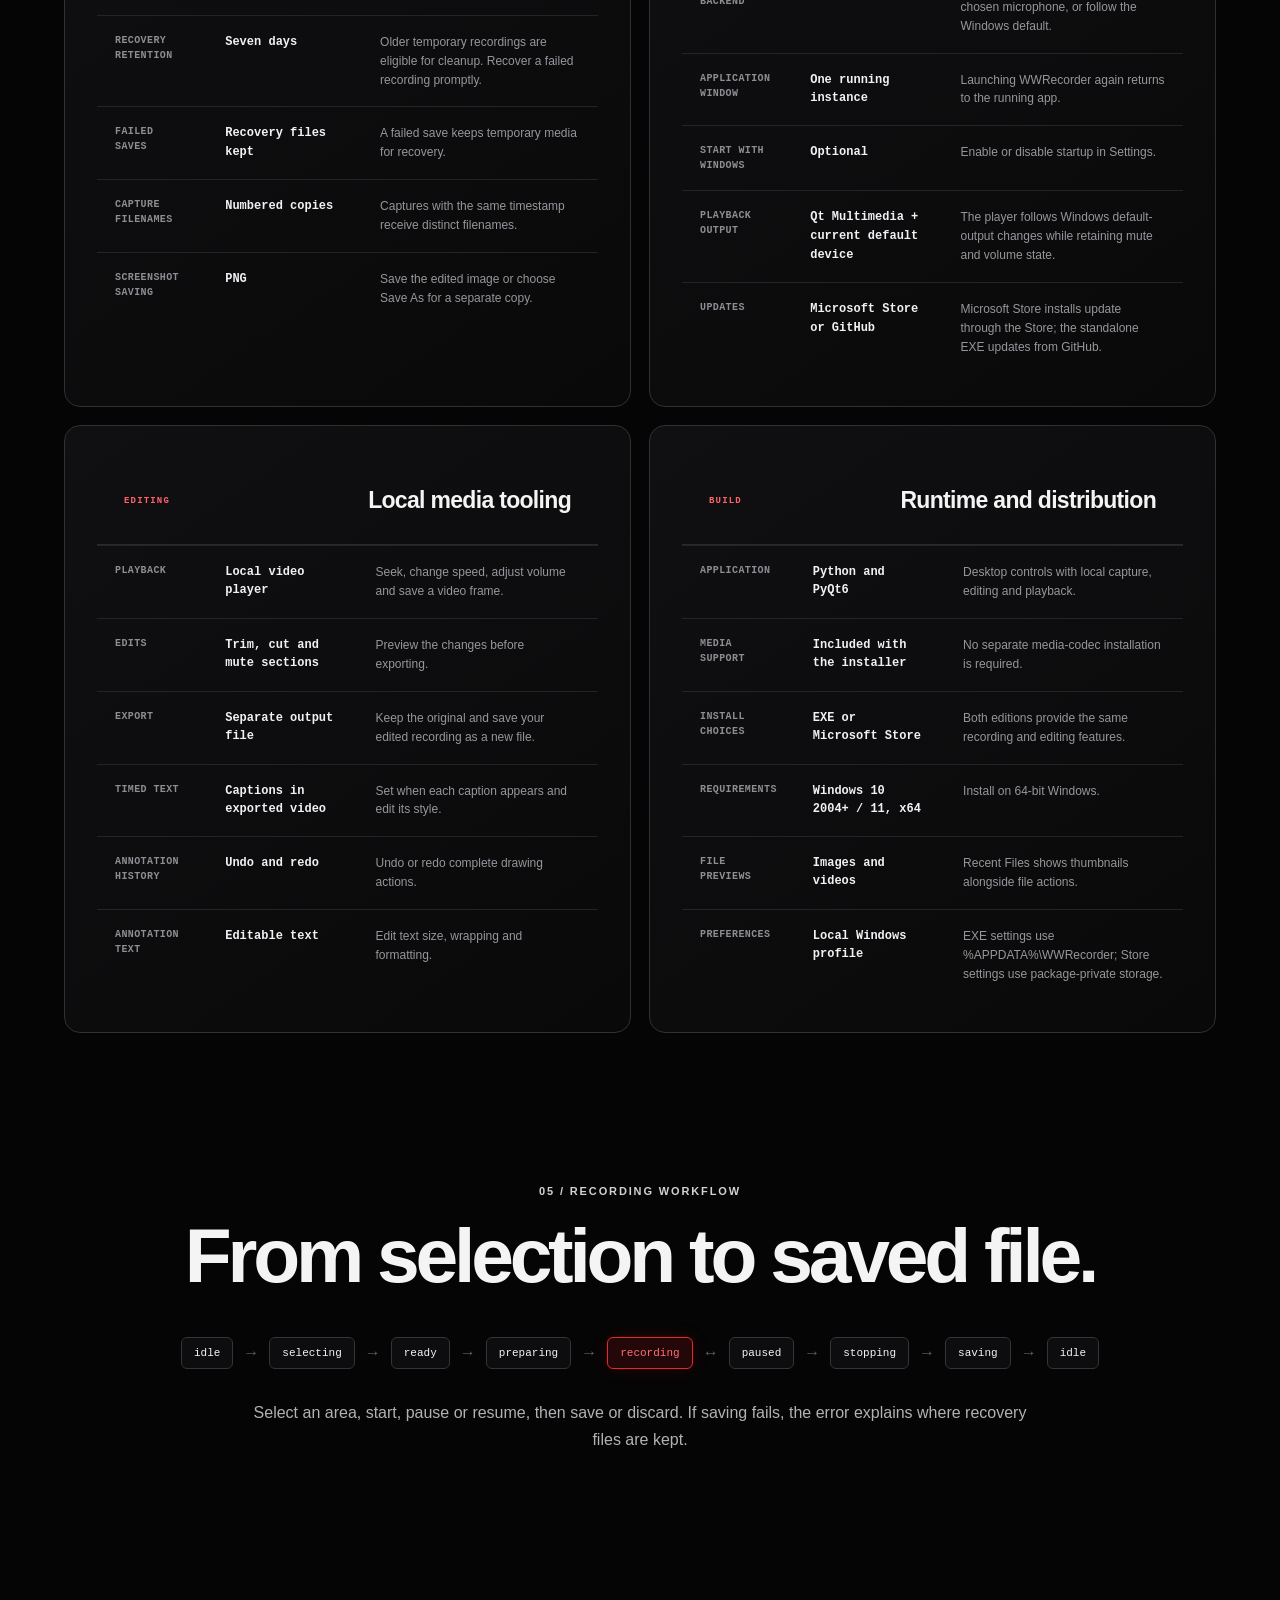
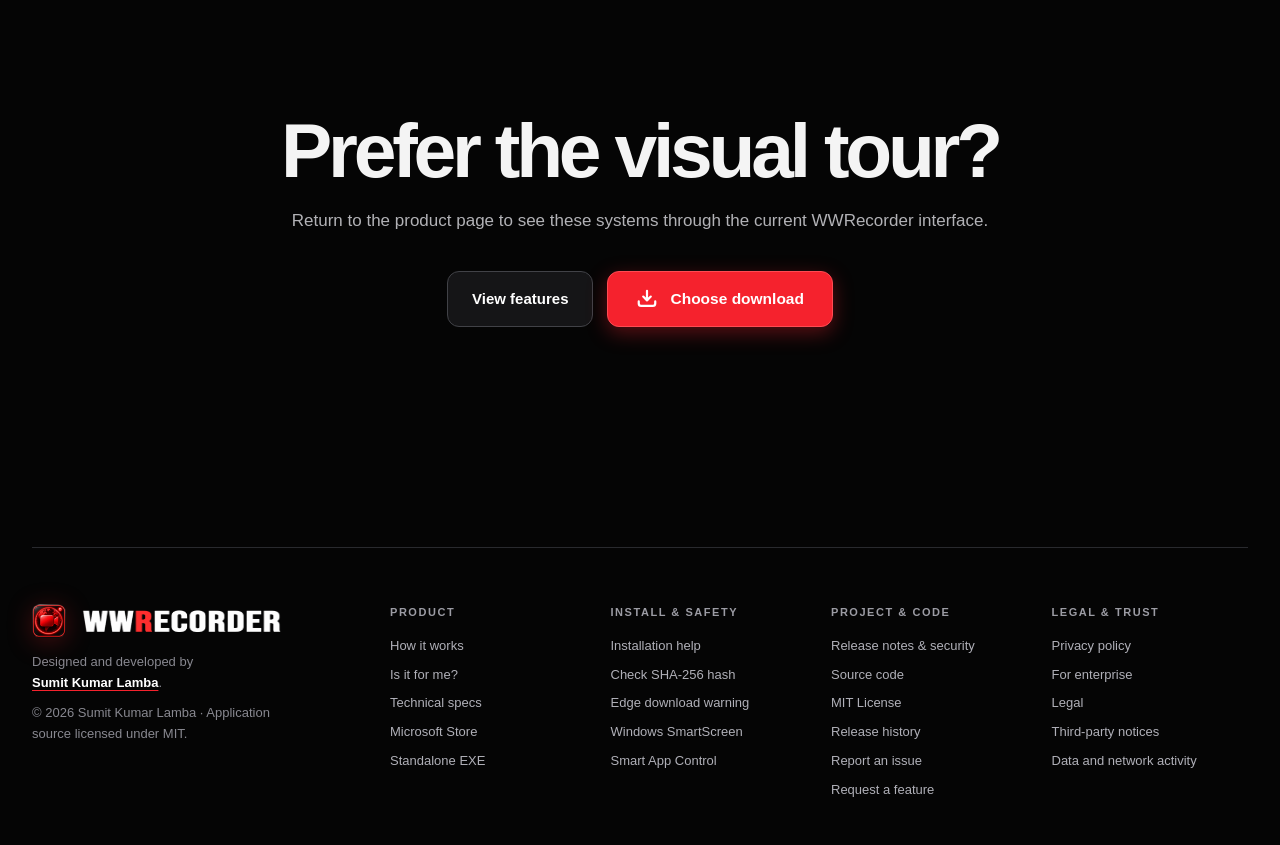
<file: specs.html>
<!doctype html>
<html lang="en">
<head>
  <meta charset="utf-8"><meta name="viewport" content="width=device-width,initial-scale=1"><meta name="theme-color" content="#050505">
  <meta name="description" content="Technical specifications for WWRecorder recording, audio, file formats, editing and Windows support.">
  <link rel="canonical" href="https://akasumitlamba.github.io/WWRecorder/specs.html"><link rel="icon" type="image/png" href="icons/icon.png"><link rel="stylesheet" href="style.css?v=20">
  <title>WWRecorder technical specifications</title>
</head>
<body class="inner-page specs-page" data-page="specs">
  <a class="skip-link" href="#main">Skip to content</a>
  <header class="site-header" data-header><a class="brand" href="index.html" aria-label="WWRecorder home"><img class="brand-icon" src="icons/icon.png" alt="" aria-hidden="true"><img class="brand-wordmark" src="icons/wwrecorder.png" alt="WWRecorder"></a><button class="menu-toggle" type="button" aria-label="Open navigation" aria-expanded="false" aria-controls="site-nav"><span></span><span></span></button><nav id="site-nav" aria-label="Primary navigation">
      <a href="index.html#features">How it works</a>
      <a href="index.html#fit">Is it for me?</a>
      <a href="index.html#under-the-hood">Under the hood</a>
      <a href="install-help.html">Install help</a>
      <a href="specs.html">Technical specs</a>
      <a href="enterprise.html">For enterprise</a>
      <button class="nav-download js-download-open" type="button"><img class="download-icon" src="icons/download-tray.svg" alt="" aria-hidden="true">Download</button>
    </nav></header>

  <main class="inner-main specs-main" id="main">
    <header class="spec-hero reveal">
      <div class="spec-hero-copy">
        <p class="section-kicker">Technical specifications</p>
        <h1>Screen and sound.<br><em>Saved on your PC.</em></h1>
        <p>Recording formats, audio options, editing tools and Windows requirements in one place.</p>
        <div class="spec-chips" aria-label="Core technologies"><code>PyQt6</code><code>MSS</code><code>NumPy BGRA</code><code>Win32 GDI</code><code>WASAPI</code><code>FFmpeg</code></div>
      </div>
      <aside class="runtime-card" aria-label="Runtime summary">
        <span class="runtime-status"><i></i> LOCAL PIPELINE</span>
        <dl><div><dt>Target cadence</dt><dd>30 FPS</dd></div><div><dt>Audio working format</dt><dd>float32 / 48 kHz final</dd></div><div><dt>Final video</dt><dd>H.264 / yuv420p</dd></div><div><dt>Final audio</dt><dd>Opus / 112 kbps</dd></div><div><dt>Container</dt><dd>Matroska / .mkv</dd></div></dl>
      </aside>
    </header>

    <section class="requirements spec-requirements reveal" aria-label="System requirements">
      <div><span>OS baseline</span><strong>Windows 10 2004+ / 11</strong><small>Required for full capture-exclusion behavior</small></div>
      <div><span>Process architecture</span><strong>64-bit Windows build</strong><small>Standalone EXE and Microsoft Store</small></div>
      <div><span>Capture region</span><strong>32 × 32 px minimum</strong><small>Dimensions are normalized to even pixels</small></div>
      <div><span>Media network path</span><strong>None</strong><small>Capture, edit and compression stay local</small></div>
    </section>

    <section class="pipeline-section section-pad">
      <div class="spec-section-heading reveal"><p class="section-kicker">01 / Screen capture</p><h2>From screen to video.</h2><p>Choose an area across connected monitors. WWRecorder combines the selected screen content and optional cursor into one local video.</p></div>
      <div class="pipeline" aria-label="Video capture pipeline">
        <article class="pipeline-node reveal"><span>01</span><small>INPUT</small><strong>Selected screen area</strong><p>Capture a region on one monitor or across several displays.</p></article>
        <i aria-hidden="true">→</i>
        <article class="pipeline-node reveal"><span>02</span><small>COMPOSE</small><strong>Combined image</strong><p>Monitors with different Windows scaling settings can be used together.</p></article>
        <i aria-hidden="true">→</i>
        <article class="pipeline-node reveal"><span>03</span><small>CURSOR</small><strong>Windows cursor</strong><p>Include the Windows pointer to make actions easier to follow.</p></article>
        <i aria-hidden="true">→</i>
        <article class="pipeline-node reveal"><span>04</span><small>PIPE</small><strong>H.264 encoding</strong><p>Video is encoded locally while recording.</p></article>
        <i aria-hidden="true">→</i>
        <article class="pipeline-node reveal"><span>05</span><small>FINAL</small><strong>Saved MKV</strong><p>Video and selected audio are combined into a compressed MKV file.</p></article>
      </div>
    </section>

    <section class="timing-lab section-pad" id="timing">
      <div class="spec-section-heading reveal"><p class="section-kicker">02 / Video timing</p><h2>Video and audio stay together.</h2><p>Recordings use a 30 FPS timeline. If capture slows, the previous screen image is held until the next frame is available.</p></div>
      <div class="timing-grid">
        <article class="code-card reveal"><header><span>Simplified recording flow</span><i></i></header><pre><code>Capture the selected area
Keep screen and sound on one timeline
Hold the previous image during capture delays</code></pre><p>Capture resumes with the newest available screen image.</p></article>
        <article class="code-card reveal"><header><span>Simplified save flow</span><i></i></header><pre><code>Remove paused intervals
Combine video and selected audio
Save an H.264 / Opus MKV file</code></pre><p>Paused time is left out of the saved recording.</p></article>
        <article class="metric-stack reveal"><div><span>Capture clock</span><strong><b>30 FPS</b> recording timeline</strong></div><div><span>Overload policy</span><strong><b>Hold image</b> until capture resumes</strong></div><div><span>Pause model</span><strong><b>Pause / resume</b> in the same recording</strong></div><div><span>Tail policy</span><strong><b>Last image</b> retained to the end</strong></div></article>
      </div>
    </section>

    <section class="audio-lab section-pad" id="audio">
      <div class="spec-section-heading reveal"><p class="section-kicker">03 / Audio graph</p><h2>Short reads, resilient endpoints, voice-first mix.</h2><p>System playback and microphone capture run independently. Choose a microphone or select Same as Windows. A selected microphone stays selected throughout the recording.</p></div>
      <div class="audio-flow reveal" aria-label="Audio processing flow"><span>WASAPI loopback</span><span>WASAPI microphone</span><i>Independent audio sources</i><strong>48 kHz output</strong><strong>Microphone voice processing</strong><strong>Combined audio → Opus 112 kbps</strong></div>
      <div class="tech-note-grid">
        <article class="tech-note reveal"><span>MMCSS</span><h3>Priority where it matters</h3><p>Audio recording uses Windows WASAPI for system sound and microphone capture.</p></article>
        <article class="tech-note reveal"><span>DISCONTINUITY</span><h3>Continuous sound</h3><p>Brief scheduling delays no longer create unnecessary silent gaps in recorded audio. See the <a href="release-notes.html">release notes</a>.</p></article>
        <article class="tech-note reveal"><span>LIVE TOGGLES</span><h3>Timeline stays continuous</h3><p>Turn system sound or microphone audio on and off without starting a new recording.</p></article>
      </div>
    </section>

    <section class="spec-ledger section-pad">
      <div class="spec-section-heading reveal"><p class="section-kicker">04 / Specifications</p><h2>Formats, controls and storage.</h2><p>Find recording, editing and installation details below.</p></div>
      <div class="spec-groups">
        <section class="spec-card reveal"><div class="spec-card-title"><span>CAPTURE</span><h2>Pixel and encode path</h2></div><table class="spec-table"><tbody>
          <tr><th>Source acquisition</th><td><code>mss</code> + NumPy</td><td>Monitor intersections are captured as BGRA and assembled into a single output canvas.</td></tr>
          <tr><th>Coordinate domains</th><td>Qt logical / Win32 physical / image-local</td><td>Supports monitors positioned to the left or above the main screen and mixed display scaling.</td></tr>
          <tr><th>Video input</th><td>BGRA frames</td><td>The selected screen area is encoded locally.</td></tr>
          <tr><th>Temporary video</th><td>H.264 / x264</td><td>Temporary video is kept while the recording is processed.</td></tr>
          <tr><th>Final video</th><td>H.264 / yuv420p</td><td>The saved video uses H.264 compression.</td></tr>
          <tr><th>Cursor composition</th><td>Win32 <code>DrawIconEx</code></td><td>Preserves the Windows pointer’s appearance.</td></tr>
        </tbody></table></section>

        <section class="spec-card reveal"><div class="spec-card-title"><span>CONCURRENCY</span><h2>Controls and responsiveness</h2></div><table class="spec-table"><tbody>
          <tr><th>Background processing</th><td>Capture, saving and previews</td><td>Continue using the controls while media is processed.</td></tr>
          <tr><th>Recording controls</th><td>Start, pause, resume and stop</td><td>The controls show the current capture state.</td></tr>
          <tr><th>Audio sources</th><td>System sound and microphone</td><td>Choose either source or record both together.</td></tr>
          <tr><th>Recent Files</th><td>Folder previews</td><td>Browse captures from the output folder you select.</td></tr>
          <tr><th>Hotkeys</th><td>Configurable global shortcuts</td><td>Start a recording or screenshot while another app is focused.</td></tr>
          <tr><th>Processing errors</th><td>On-screen feedback</td><td>Errors explain what failed and whether your recording can be recovered.</td></tr>
        </tbody></table></section>

        <section class="spec-card reveal" id="recovery"><div class="spec-card-title"><span>RECOVERY</span><h2>File-safety contract</h2></div><table class="spec-table"><tbody>
          <tr><th>Recording outcome</th><td>Save, discard or recover</td><td>Choose to save or discard; failed saves keep recovery files.</td></tr>
          <tr><th>Recovery folder</th><td><code>&lt;output&gt;\.wwr_temp</code></td><td>Temporary recording files stay on your selected output drive.</td></tr>
          <tr><th>Recovery retention</th><td>Seven days</td><td>Older temporary recordings are eligible for cleanup. Recover a failed recording promptly.</td></tr>
          <tr><th>Failed saves</th><td>Recovery files kept</td><td>A failed save keeps temporary media for recovery.</td></tr>
          <tr><th>Capture filenames</th><td>Numbered copies</td><td>Captures with the same timestamp receive distinct filenames.</td></tr>
          <tr><th>Screenshot saving</th><td>PNG</td><td>Save the edited image or choose Save As for a separate copy.</td></tr>
        </tbody></table></section>

        <section class="spec-card reveal" id="windows"><div class="spec-card-title"><span>WINDOWS</span><h2>Native integration</h2></div><table class="spec-table"><tbody>
          <tr><th>Recording controls</th><td>Windows 10 2004+</td><td>The recording pill is excluded from supported screen captures. Live drawings appear in the recording.</td></tr>
          <tr><th>Audio backend</th><td>Windows WASAPI</td><td>Record system playback and a chosen microphone, or follow the Windows default.</td></tr>
          <tr><th>Application window</th><td>One running instance</td><td>Launching WWRecorder again returns to the running app.</td></tr>
          <tr><th>Start with Windows</th><td>Optional</td><td>Enable or disable startup in Settings.</td></tr>
          <tr><th>Playback output</th><td>Qt Multimedia + current default device</td><td>The player follows Windows default-output changes while retaining mute and volume state.</td></tr>
          <tr><th>Updates</th><td>Microsoft Store or GitHub</td><td>Microsoft Store installs update through the Store; the standalone EXE updates from GitHub.</td></tr>
        </tbody></table></section>

        <section class="spec-card reveal"><div class="spec-card-title"><span>EDITING</span><h2>Local media tooling</h2></div><table class="spec-table"><tbody>
          <tr><th>Playback</th><td>Local video player</td><td>Seek, change speed, adjust volume and save a video frame.</td></tr>
          <tr><th>Edits</th><td>Trim, cut and mute sections</td><td>Preview the changes before exporting.</td></tr>
          <tr><th>Export</th><td>Separate output file</td><td>Keep the original and save your edited recording as a new file.</td></tr>
          <tr><th>Timed text</th><td>Captions in exported video</td><td>Set when each caption appears and edit its style.</td></tr>
          <tr><th>Annotation history</th><td>Undo and redo</td><td>Undo or redo complete drawing actions.</td></tr>
          <tr><th>Annotation text</th><td>Editable text</td><td>Edit text size, wrapping and formatting.</td></tr>
        </tbody></table></section>

        <section class="spec-card reveal"><div class="spec-card-title"><span>BUILD</span><h2>Runtime and distribution</h2></div><table class="spec-table"><tbody>
          <tr><th>Application</th><td>Python and PyQt6</td><td>Desktop controls with local capture, editing and playback.</td></tr>
          <tr><th>Media support</th><td>Included with the installer</td><td>No separate media-codec installation is required.</td></tr>
          <tr><th>Install choices</th><td>EXE or Microsoft Store</td><td>Both editions provide the same recording and editing features.</td></tr>
          <tr><th>Requirements</th><td>Windows 10 2004+ / 11, x64</td><td>Install on 64-bit Windows.</td></tr>
          <tr><th>File previews</th><td>Images and videos</td><td>Recent Files shows thumbnails alongside file actions.</td></tr>
          <tr><th>Preferences</th><td>Local Windows profile</td><td>EXE settings use %APPDATA%\WWRecorder; Store settings use package-private storage.</td></tr>
        </tbody></table></section>
      </div>
    </section>

    <section class="state-contract section-pad reveal" id="state">
      <p class="section-kicker">05 / Recording workflow</p><h2>From selection to saved file.</h2>
      <div class="state-line" aria-label="Recording state sequence"><span>idle</span><i>→</i><span>selecting</span><i>→</i><span>ready</span><i>→</i><span>preparing</span><i>→</i><span class="active">recording</span><i>↔</i><span>paused</span><i>→</i><span>stopping</span><i>→</i><span>saving</span><i>→</i><span>idle</span></div>
      <p>Select an area, start, pause or resume, then save or discard. If saving fails, the error explains where recovery files are kept.</p>
    </section>

    <section class="closing reveal"><h2>Prefer the visual tour?</h2><p>Return to the product page to see these systems through the current WWRecorder interface.</p><div class="hero-actions"><a class="button button-secondary" href="index.html#features">View features</a><button class="button button-primary js-download-open" type="button"><img class="download-icon" src="icons/download-tray.svg" alt="" aria-hidden="true">Choose download</button></div></section>
  </main>
        <footer class="site-footer">
    <div class="footer-brand">
      <a class="brand" href="index.html" aria-label="WWRecorder home"><img class="brand-icon" src="icons/icon.png" alt="" aria-hidden="true"><img class="brand-wordmark" src="icons/wwrecorder.png" alt="WWRecorder"></a>
      <p class="footer-credit">Designed and developed by <a class="author-name" href="https://github.com/akasumitlamba" target="_blank" rel="noopener">Sumit Kumar Lamba</a>.</p>
      <p class="footer-copyright">© <span data-current-year></span> Sumit Kumar Lamba · Application source licensed under MIT.</p>
    </div>
    <div class="footer-columns">
      <div>
        <strong>Product</strong>
        <a href="index.html#features">How it works</a>
        <a href="index.html#fit">Is it for me?</a>
        <a href="specs.html">Technical specs</a>
        <a href="ms-windows-store://pdp/?productid=9PBS5VDWFXND">Microsoft Store</a>
        <a href="download.html">Standalone EXE</a>
      </div>
      <div>
        <strong>Install &amp; Safety</strong>
        <a href="install-help.html">Installation help</a>
        <a href="install-help.html#verify-installer">Check SHA-256 hash</a>
        <a href="install-help.html#edge-warning">Edge download warning</a>
        <a href="install-help.html#smartscreen-warning">Windows SmartScreen</a>
        <a href="install-help.html#smart-app-control">Smart App Control</a>
      </div>
      <div>
        <strong>Project &amp; Code</strong>
        <a href="release-notes.html">Release notes &amp; security</a>
        <a href="https://github.com/akasumitlamba/WWRecorder" target="_blank" rel="noopener">Source code</a>
        <a href="https://github.com/akasumitlamba/WWRecorder/blob/main/LICENSE" target="_blank" rel="noopener">MIT License</a>
        <a href="https://github.com/akasumitlamba/WWRecorder/releases" target="_blank" rel="noopener">Release history</a>
        <a href="https://github.com/akasumitlamba/WWRecorder/issues" target="_blank" rel="noopener">Report an issue</a>
        <a href="https://github.com/akasumitlamba/WWRecorder/issues/new" target="_blank" rel="noopener">Request a feature</a>
      </div>
      <div>
        <strong>Legal &amp; Trust</strong>
        <a href="privacy-policy.html">Privacy policy</a>
        <a href="enterprise.html">For enterprise</a>
        <a href="legal.html">Legal</a>
        <a href="legal.html#third-party">Third-party notices</a>
        <a href="privacy-policy.html#network">Data and network activity</a>
      </div>
    </div>
  </footer>
  <script src="script.js?v=15" defer></script>
</body>
</html>
</file>
<file: style.css>
:root{--black:#050505;--black-2:#090909;--surface:#111214;--surface-2:#18191c;--line:#292a2e;--line-bright:#414247;--text:#f4f4f4;--muted:#b2b2b6;--dim:#727278;--red:#f5222d;--red-deep:#b90009;--red-soft:rgba(245,34,45,.13);--green:#1fce6d;--yellow:#f6c344;--max:1480px;--text-max:1240px;--ease:cubic-bezier(.2,.75,.25,1);color-scheme:dark}
*{box-sizing:border-box}html{scroll-behavior:smooth;scroll-padding-top:84px}body{margin:0;overflow-x:hidden;background:var(--black);color:var(--text);font-family:"Segoe UI",Arial,sans-serif;line-height:1.55}body::before{content:"";position:fixed;inset:0;z-index:-3;background:radial-gradient(circle at 86% 20%,rgba(158,0,7,.18),transparent 30%),linear-gradient(180deg,#050505,#070707 45%,#050505)}button,a{font:inherit;color:inherit;-webkit-tap-highlight-color:transparent}.skip-link{position:fixed;left:14px;top:-80px;z-index:200;background:#fff;color:#000;padding:10px 16px;border-radius:5px}.skip-link:focus{top:10px}
.site-header{position:fixed;z-index:100;top:0;left:0;right:0;height:76px;display:flex;align-items:center;padding:0 max(28px,calc((100vw - var(--max))/2));border-bottom:1px solid transparent;background:linear-gradient(180deg,rgba(5,5,5,.94),rgba(5,5,5,.76));backdrop-filter:blur(16px);transition:border-color .25s,background .25s}.site-header.scrolled{border-color:var(--line);background:rgba(5,5,5,.96)}.brand{display:flex;align-items:center;gap:10px;text-decoration:none;font-size:15px;font-weight:900;letter-spacing:.08em}.brand img{border-radius:8px;filter:drop-shadow(0 4px 12px rgba(245,34,45,.25))}.brand>span>span{color:var(--red)}nav{display:flex;align-items:center;gap:4px;margin-left:auto}nav a,nav button{border:0;background:transparent;padding:10px 12px;color:#c2c2c5;text-decoration:none;font-size:13px;font-weight:650;border-radius:7px;cursor:pointer}nav a:hover,nav button:hover,nav a:focus-visible,nav button:focus-visible{color:#fff;background:#171719;outline:none}.nav-download{margin-left:5px!important;color:#fff!important;background:var(--red)!important}.nav-download:hover{background:#d8121c!important}.menu-toggle{display:none;position:relative;width:42px;height:42px;margin-left:auto;border:1px solid var(--line);border-radius:7px;background:#121214}.menu-toggle span{position:absolute;left:10px;width:20px;height:2px;background:#fff;transition:.25s}.menu-toggle span:first-child{top:15px}.menu-toggle span:last-child{top:24px}.menu-toggle[aria-expanded=true] span:first-child{top:20px;transform:rotate(45deg)}.menu-toggle[aria-expanded=true] span:last-child{top:20px;transform:rotate(-45deg)}
.hero{position:relative;min-height:100svh;width:100%;display:grid;grid-template-columns:minmax(440px,.78fr) minmax(580px,1.22fr);gap:50px;align-items:center;padding:130px max(42px,calc((100vw - var(--max))/2)) 100px;isolation:isolate}.hero-grid{position:absolute;inset:0;z-index:-2;background-image:linear-gradient(rgba(255,255,255,.026) 1px,transparent 1px),linear-gradient(90deg,rgba(255,255,255,.026) 1px,transparent 1px);background-size:52px 52px;mask-image:linear-gradient(to bottom,#000,transparent 88%)}.hero::after{content:"";position:absolute;z-index:-1;width:680px;height:680px;right:-150px;top:80px;border-radius:50%;background:radial-gradient(circle,rgba(220,0,10,.18),transparent 66%);filter:blur(15px)}.product-kicker,.section-kicker{margin:0 0 18px;color:#d2d2d5;font-size:11px;font-weight:800;letter-spacing:.17em;text-transform:uppercase}.product-kicker span{display:inline-block;width:7px;height:7px;margin-right:9px;border-radius:50%;background:var(--red);box-shadow:0 0 10px var(--red)}.hero h1{display:flex;align-items:baseline;margin:0;font-size:clamp(67px,8.6vw,138px);line-height:.78;letter-spacing:-.07em;font-weight:900}.hero h1 em{color:var(--red);font-style:normal}.hero-subtitle{max-width:720px;margin:34px 0 0;font-size:clamp(23px,2.2vw,34px);line-height:1.25;font-weight:680;letter-spacing:-.025em}.hero-description{max-width:660px;margin:20px 0 0;color:var(--muted);font-size:17px;line-height:1.75}.author-credit{display:flex;flex-wrap:wrap;align-items:center;gap:7px;margin-top:24px;color:#8e8e93;font-size:13px}.author-credit a{color:#fff;text-decoration:none;border-bottom:1px solid var(--red)}.hero-actions{display:inline-flex;flex-wrap:wrap;align-items:center;justify-content:center;gap:14px;margin-top:clamp(28px,4vh,44px)}.button,.store-button{min-height:56px;height:56px;display:inline-flex;align-items:center;justify-content:center;gap:12px;padding:0 24px;border:1px solid var(--line-bright);border-radius:11px;text-decoration:none;font-weight:650;font-size:15px;cursor:pointer;box-sizing:border-box;transition:transform .2s var(--ease),background .2s,border-color .2s,box-shadow .2s}.button:hover,.store-button:hover{transform:translateY(-2px)}.button:focus-visible,.store-button:focus-visible{outline:2px solid #fff;outline-offset:3px}.button-primary{border-color:#ff4b53;background:var(--red);color:#fff;padding:0 28px;font-size:15.5px;box-shadow:0 6px 20px rgba(245,34,45,.35)}.button-primary:hover{background:#d9141e;border-color:#ff5a62;box-shadow:0 8px 24px rgba(245,34,45,.45)}.button-secondary{background:#151517;color:#fff}.button-secondary:hover{background:#1e1e22;border-color:#55565d}.download-mark{font-size:22px;line-height:1}.store-button{background:#0e0e10;color:#fff;border-color:#38383f;box-shadow:inset 0 0 0 1px rgba(255,255,255,.03)}.store-button:hover{background:#161619;border-color:#5e5e66}.store-button>span:last-child{display:flex;flex-direction:column;align-items:flex-start;text-align:left;line-height:1.15;font-size:15.5px;font-weight:700}.store-button small{margin-bottom:2px;font-size:10px;font-weight:500;color:#a2a2a8;letter-spacing:.04em;text-transform:uppercase}.ms-logo{width:22px;height:22px;display:grid;grid-template-columns:1fr 1fr;gap:2.5px;flex:0 0 22px}.ms-logo i{display:block;aspect-ratio:1}.ms-logo i:nth-child(1){background:#f25022}.ms-logo i:nth-child(2){background:#7fba00}.ms-logo i:nth-child(3){background:#00a4ef}.ms-logo i:nth-child(4){background:#ffb900}.ms-logo.large{width:36px;height:36px;gap:3px;flex-basis:36px}.hero-points{display:flex;flex-wrap:wrap;gap:18px;margin-top:25px;color:#85858a;font-size:12px}.hero-points span::before{content:"";display:inline-block;width:5px;height:5px;margin-right:8px;border-radius:50%;background:var(--green)}
.hero-product{position:relative;min-height:650px;perspective:1200px}.hero-shot{position:absolute;overflow:hidden;border:1px solid #36363a;background:#090909;box-shadow:0 35px 90px rgba(0,0,0,.65)}.hero-shot img{display:block;width:100%;height:100%;object-fit:cover}.hero-shot-main{z-index:2;inset:68px 0 30px 8%;transform:rotateY(-4deg) rotateX(1.5deg);animation:hero-float 6s ease-in-out infinite}.hero-shot-back{z-index:1;width:48%;height:55%;right:-8%;top:4%;opacity:.48;transform:translateZ(-40px) rotate(3deg)}.hero-orbit{position:absolute;z-index:0;width:650px;height:650px;right:-150px;top:0;border:1px solid rgba(245,34,45,.19);border-radius:50%}.scroll-cue{position:absolute;left:50%;bottom:24px;display:flex;align-items:center;gap:11px;transform:translateX(-50%);color:#6e6e73;font-size:10px;letter-spacing:.14em;text-transform:uppercase}.scroll-cue span{display:block;width:38px;height:1px;background:linear-gradient(90deg,var(--red),transparent);animation:cue 1.8s ease-in-out infinite}
.contributors{min-height:84px;display:flex;align-items:center;justify-content:center;gap:30px;padding:18px 30px;border-block:1px solid var(--line);background:#0a0a0a}.contributors-label{color:#77777c;font-size:10px;font-weight:800;letter-spacing:.14em;text-transform:uppercase}.contributor-names{display:flex;align-items:center;gap:20px;font-size:14px;font-weight:650}.contributor-names i{color:var(--red);font-size:7px;font-style:normal}
.section-pad{width:min(var(--text-max),calc(100% - 48px));margin-inline:auto;padding:130px 0}.feature-intro{text-align:center;padding-bottom:65px}.feature-intro h2,.more-features>h2,.privacy-band h2,.closing h2,.inner-hero h1{margin:0;font-size:clamp(45px,6vw,82px);line-height:1;letter-spacing:-.055em}.section-lead{max-width:700px;margin:23px auto 0;color:var(--muted);font-size:18px;line-height:1.7}
.feature-story{position:relative;min-height:125vh;border-top:1px solid var(--line);background:#070707}.feature-story:nth-of-type(even){background:#090909}.story-sticky{position:sticky;top:76px;min-height:calc(100vh - 76px);display:grid;grid-template-columns:minmax(340px,.56fr) minmax(600px,1.44fr);gap:56px;align-items:center;padding:52px max(42px,calc((100vw - var(--max))/2))}.story-reverse .story-copy{grid-column:2}.story-reverse .story-media{grid-column:1;grid-row:1}.story-number{display:grid;place-items:center;width:48px;height:29px;border-radius:20px;background:var(--red);font-size:11px;font-weight:800}.story-label{margin:20px 0 12px;color:#ff5a62;font-size:12px;font-weight:800;letter-spacing:.12em;text-transform:uppercase}.story-copy h2{margin:0;font-size:clamp(38px,4.5vw,69px);line-height:1.03;letter-spacing:-.05em}.story-copy>p:last-of-type{margin:22px 0 0;color:var(--muted);font-size:17px;line-height:1.75}.story-copy ul{display:grid;gap:10px;margin:24px 0 0;padding:0;list-style:none;color:#d2d2d5;font-size:14px}.story-copy li{position:relative;padding-left:19px}.story-copy li::before{content:"";position:absolute;left:0;top:.65em;width:7px;height:2px;background:var(--red)}.story-media{position:relative;margin:0;overflow:hidden;border:1px solid #343438;background:#090909;box-shadow:0 35px 90px rgba(0,0,0,.5);transform-origin:center}.story-media::after{content:"";position:absolute;inset:0;pointer-events:none;box-shadow:inset 0 0 0 1px rgba(255,255,255,.03)}.story-media img{display:block;width:100%;height:auto;transition:transform 1.2s var(--ease)}.story-media.in-view img{transform:scale(1.015)}.story-media figcaption{position:absolute;left:20px;right:20px;bottom:16px;padding:10px 13px;background:rgba(5,5,5,.84);border-left:3px solid var(--red);backdrop-filter:blur(10px);color:#d0d0d3;font-size:12px}
.more-features{padding-bottom:150px}.more-features>h2{max-width:900px}.capability-grid{display:grid;grid-template-columns:repeat(3,1fr);gap:1px;margin-top:65px;background:var(--line);border:1px solid var(--line)}.capability{min-height:300px;padding:34px;background:#0c0c0d}.capability img{width:30px;height:30px;object-fit:contain;image-rendering:auto}.capability h3{margin:38px 0 12px;font-size:23px;letter-spacing:-.025em}.capability p{margin:0;color:var(--muted);font-size:14px;line-height:1.75}.privacy-band{display:grid;grid-template-columns:1fr 1fr;gap:90px;width:min(var(--max),calc(100% - 48px));padding-inline:46px;border:1px solid var(--line);background:linear-gradient(110deg,#111 0%,#0b0b0b 55%,#150406 100%)}.privacy-band h2{font-size:clamp(40px,5vw,68px)}.privacy-band>div:last-child{align-self:end}.privacy-band>div:last-child p{color:var(--muted);font-size:17px;line-height:1.75}.text-link{display:inline-block;margin-top:16px;color:#fff;text-decoration:none;border-bottom:1px solid var(--red)}.closing{text-align:center}.closing>img{width:90px;height:90px;border-radius:20px}.closing h2{margin-top:28px}.closing>p{max-width:680px;margin:20px auto 0;color:var(--muted);font-size:17px}.closing .hero-actions{justify-content:center}
.site-footer{width:min(var(--max),calc(100% - 48px));margin:0 auto;padding:58px 0 32px;border-top:1px solid var(--line);display:grid;grid-template-columns:280px 1fr;gap:48px}.footer-brand{display:flex;flex-direction:column;align-items:flex-start;gap:16px}.footer-brand img{width:auto;height:28px}.footer-brand p{max-width:260px;margin:0;color:#86868c;font-size:12.5px;line-height:1.6}.footer-brand p a{color:#fff;text-decoration-color:var(--red);text-underline-offset:3px}.footer-columns{display:grid;grid-template-columns:repeat(5,minmax(0,1fr));gap:32px 20px}.footer-columns>div{display:flex;flex-direction:column;align-items:flex-start;gap:9px}.footer-columns strong{margin-bottom:7px;color:#9b9ba2;font-size:10.5px;letter-spacing:.12em;text-transform:uppercase;font-weight:750}.footer-columns a,.footer-button{padding:0;border:0;background:none;color:#b5b5bc;text-decoration:none;font-size:13px;cursor:pointer;line-height:1.45;transition:color .2s}.footer-columns a:hover,.footer-button:hover{color:#fff}.site-footer>.contributor-note{grid-column:1/-1;display:flex;justify-content:space-between;align-items:center;gap:24px;margin-top:36px;padding-top:20px;border-top:1px solid rgba(255,255,255,.06);color:#76767c;font-size:12px}.contributor-note>span{white-space:nowrap}
.download-modal[hidden]{display:none}.download-modal{position:fixed;z-index:300;inset:0;display:grid;place-items:center;padding:24px}.modal-backdrop{position:absolute;inset:0;background:rgba(0,0,0,.78);backdrop-filter:blur(11px)}.modal-intro{max-width:620px;color:var(--muted)}
.reveal,.reveal-left,.reveal-right{opacity:0;transition:opacity .8s var(--ease),transform .8s var(--ease)}.reveal{transform:translateY(36px)}.reveal-left{transform:translateX(-45px)}.reveal-right{transform:translateX(45px)}.in-view{opacity:1;transform:none}@keyframes hero-float{50%{transform:rotateY(-3deg) rotateX(1.5deg) translateY(-9px)}}@keyframes cue{50%{opacity:.35;transform:translateX(7px)}}
/* Shared inner pages */
.inner-page{min-height:100svh}.inner-main{width:min(var(--text-max),calc(100% - 48px));margin:auto;padding:132px 0 100px}.inner-hero{margin-bottom:50px}.inner-hero .section-kicker,.inner-hero .eyebrow{margin:0 0 18px;color:#d2d2d5;font-size:11px;font-weight:800;letter-spacing:.17em;text-transform:uppercase}.inner-hero h1 em{color:var(--red);font-style:normal}.inner-hero>p{max-width:760px;color:var(--muted);font-size:18px;line-height:1.7}.page-nav{display:none}.content-card,.help-card,.spec-card{border:1px solid var(--line);background:#0d0d0e}.content-card{padding:38px}.content-card+.content-card{margin-top:14px}.content-card h2{margin:0 0 18px;font-size:28px}.content-card h3{margin:30px 0 8px}.content-card p,.content-card li{color:var(--muted);line-height:1.75}.content-card a,.help-card a{color:#fff;text-decoration-color:var(--red);text-underline-offset:3px}.content-card code,.help-card code{padding:2px 5px;background:#050505;border:1px solid #28282b;color:#fff;overflow-wrap:anywhere}.doc-layout{display:grid;grid-template-columns:230px 1fr;gap:18px;align-items:start}.doc-toc{position:sticky;top:98px;padding:19px;border:1px solid var(--line);background:#0d0d0e}.doc-toc strong{display:block;margin-bottom:10px;font-size:10px;letter-spacing:.13em}.doc-toc a{display:block;padding:6px 0;color:#85858a;font-size:12px;text-decoration:none}.doc-toc a:hover{color:#fff}.doc-content section{scroll-margin-top:96px}.legal-meta{display:flex;flex-wrap:wrap;gap:8px}.legal-meta span{padding:7px 9px;border:1px solid var(--line);color:#8f8f94;font-size:10px}.hero-actions .button{width:auto}
/* Download page */
.download-status-grid{display:grid;grid-template-columns:.9fr 1.1fr;gap:16px}.download-status-card{min-height:430px;display:flex;flex-direction:column;align-items:center;justify-content:center;padding:40px;border:1px solid var(--line);background:#0c0c0d;text-align:center}.download-glyph{width:82px;height:82px;position:relative;display:grid;place-items:center;margin-bottom:24px;border:1px solid #404045;border-bottom:4px solid var(--red);font-size:42px}.download-glyph.loading{animation:download-pulse 1.4s ease-in-out infinite}.download-status-card h1{margin:0;font-size:clamp(34px,4vw,55px);letter-spacing:-.04em}.download-status-card>p{max-width:480px;color:var(--muted)}.download-progress{width:min(360px,100%);height:4px;margin:14px 0 8px;background:#232326;overflow:hidden}.download-progress span{display:block;width:12%;height:100%;background:var(--red);transition:width .5s}.download-status-card.ready .download-progress span{width:100%;background:var(--green)}.download-status-actions{display:flex;flex-wrap:wrap;justify-content:center;gap:10px;margin-top:15px}.release-panel{padding:36px;border:1px solid var(--line);background:#111112}.release-panel h2{margin:0 0 10px;font-size:29px}.release-panel>p{color:var(--muted)}.version-select{width:100%;height:48px;margin:17px 0;padding:0 13px;border:1px solid #46464b;background:#090909;color:#fff}.download-inline-help{margin-top:18px;padding:20px;border-left:3px solid var(--yellow);background:rgba(246,195,68,.07);color:#c5c5c8}.download-inline-help a{color:#fff}.quick-help{margin-top:80px}.quick-help>h2{font-size:clamp(36px,5vw,60px);letter-spacing:-.045em}.quick-help-grid{display:grid;grid-template-columns:repeat(3,1fr);gap:12px}.quick-help-card{padding:25px;border:1px solid var(--line);background:#0d0d0e}.quick-help-card strong{display:block;margin-bottom:8px}.quick-help-card p{margin:0;color:var(--muted);font-size:13px}.quick-help-card span{color:var(--red);font-weight:800}.download-store-note{display:flex;align-items:center;gap:17px;margin-top:24px;padding:23px;border:1px solid var(--line);background:#fff;color:#111}.download-store-note p{margin:0;font-size:13px}.download-store-note a{color:#111;font-weight:750}@keyframes download-pulse{50%{box-shadow:0 0 0 12px rgba(245,34,45,.06)}}
/* Installation help */
.help-summary{display:flex;align-items:center;justify-content:space-between;gap:25px;margin-bottom:34px;padding:24px;border:1px solid #e7e7e7;background:#fff;color:#111}.help-summary p{margin:0;color:#444}.help-summary .store-button{border-color:#111;background:#111;color:#fff;flex-shrink:0}.help-sections{display:grid;gap:34px}.help-section{display:grid;grid-template-columns:.82fr 1.18fr;gap:32px;align-items:center;padding:35px;border:1px solid var(--line);background:#0b0b0c}.help-section:nth-child(even) .help-copy{grid-column:2}.help-section:nth-child(even) .help-visual{grid-column:1;grid-row:1}.help-copy .help-index{color:var(--red);font-size:11px;font-weight:800;letter-spacing:.12em}.help-copy h2{margin:12px 0 15px;font-size:clamp(30px,4vw,47px);line-height:1.05;letter-spacing:-.04em}.help-copy p,.help-copy li{color:var(--muted);line-height:1.72}.help-copy ol,.help-copy ul{padding-left:20px}.official-link{display:inline-block;margin-top:10px;color:#fff!important}.help-visual{min-width:0;padding:25px;background:#18181a;border:1px solid #39393d;box-shadow:0 25px 55px rgba(0,0,0,.35)}.edge-window{background:#252526;border:1px solid #4b4b4d;box-shadow:0 16px 35px #000}.edge-title{display:flex;align-items:center;justify-content:space-between;padding:13px 15px;border-bottom:1px solid #414144;font-weight:650}.edge-file{display:grid;grid-template-columns:34px 1fr auto;gap:12px;align-items:center;padding:17px}.file-icon{width:34px;height:38px;display:grid;place-items:center;background:#fff;color:var(--red);font-weight:900}.edge-file p{margin:0;font-size:12px}.edge-file small{display:block;color:#aaa}.dots{font-size:24px}.edge-menu{width:190px;margin:-4px 16px 16px auto;padding:6px;background:#303033;border:1px solid #555}.edge-menu span{display:block;padding:9px;font-size:12px}.edge-menu span.active{background:#404044;color:#fff}.edge-confirm{margin:12px;padding:15px;background:#fff;color:#111}.edge-confirm strong{display:block}.edge-confirm p{font-size:11px;color:#555}.mock-buttons{display:flex;justify-content:flex-end;gap:8px}.mock-button{padding:8px 12px;border:1px solid #aaa;background:#eee;color:#111;font-size:11px}.mock-button.primary{background:#0867c4;color:#fff;border-color:#0867c4}.smartscreen-window{padding:30px;background:#0067b8;color:#fff;box-shadow:0 18px 40px #000}.smartscreen-window h3{margin:0 0 18px;font-size:25px}.smartscreen-window p{font-size:13px}.smartscreen-window .more-info{display:inline-block;margin:15px 0;color:#fff;text-decoration:underline}.smartscreen-window .mock-button{margin-top:15px;background:#fff;border-color:#fff}.security-window{background:#f5f5f5;color:#111}.security-head{display:flex;align-items:center;gap:10px;padding:14px 16px;background:#e8e8e8;font-weight:650}.shield{width:24px;height:27px;display:grid;place-items:center;background:#1675d1;color:#fff;clip-path:polygon(50% 0,100% 18%,90% 76%,50% 100%,10% 76%,0 18%)}.security-body{display:grid;grid-template-columns:145px 1fr;min-height:250px}.security-nav{padding:14px 8px;border-right:1px solid #ccc;font-size:10px}.security-nav span{display:block;padding:8px}.security-nav span.active{border-left:3px solid #1675d1;background:#ddd}.security-content{padding:18px}.security-content h4{margin:0 0 15px}.security-card{margin-bottom:10px;padding:12px;border:1px solid #ccc;background:#fff;font-size:11px}.security-card b{display:block}.risk-note{margin-top:18px;padding:16px;border-left:3px solid var(--yellow);background:rgba(246,195,68,.08);color:#d1c8aa;font-size:13px}.other-help{display:grid;grid-template-columns:repeat(2,1fr);gap:12px;margin-top:34px}.other-help article{padding:24px;border:1px solid var(--line);background:#0d0d0e}.other-help h3{margin:0 0 9px}.other-help p{margin:0;color:var(--muted);font-size:13px;line-height:1.7}
/* Specs */
.spec-groups{display:grid;gap:16px}.spec-card{padding:32px}.spec-card h2{margin:0 0 22px;font-size:28px}.spec-table{width:100%;border-collapse:collapse}.spec-table th,.spec-table td{padding:14px 12px;border-top:1px solid var(--line);text-align:left}.spec-table th{width:29%;color:#828287;font-size:10px;letter-spacing:.12em;text-transform:uppercase}.spec-table td:nth-child(2){width:30%;font-family:Consolas,monospace;color:#fff}.spec-table td:last-child{color:var(--muted);font-size:13px}.requirements{display:grid;grid-template-columns:repeat(3,1fr);gap:1px;background:var(--line);border:1px solid var(--line)}.requirements div{padding:25px;background:#0d0d0e}.requirements span{display:block;color:#85858a;font-size:11px}.requirements strong{display:block;margin-top:8px;font-size:18px}
@media(max-width:1120px){.hero{grid-template-columns:1fr;padding-top:125px}.hero-copy{max-width:900px}.hero-product{min-height:600px}.hero-shot-main{inset:40px 5% 30px}.story-sticky{grid-template-columns:1fr;gap:28px;position:relative;top:auto;padding-block:90px}.story-copy,.story-reverse .story-copy{grid-column:1;grid-row:1}.story-media,.story-reverse .story-media{grid-column:1;grid-row:2}.feature-story{min-height:auto}.capability-grid{grid-template-columns:1fr 1fr}.download-status-grid,.help-section{grid-template-columns:1fr}.help-section:nth-child(even) .help-copy{grid-column:1}.help-section:nth-child(even) .help-visual{grid-column:1;grid-row:2}.doc-layout{grid-template-columns:1fr}.doc-toc{position:relative;top:auto}.privacy-band{grid-template-columns:1fr;gap:30px}.security-body{grid-template-columns:120px 1fr}}
@media(max-width:760px){.site-header{height:68px;padding-inline:15px}.menu-toggle{display:block}nav{position:absolute;top:68px;left:10px;right:10px;display:none;flex-direction:column;align-items:stretch;margin:0;padding:8px;border:1px solid var(--line);background:#090909;box-shadow:0 25px 55px #000}nav.open{display:flex}nav a,nav button{text-align:center}.nav-download{margin:3px 0 0!important}.hero{grid-template-columns:1fr;gap:15px;padding:115px 18px 75px}.hero h1{font-size:clamp(58px,20vw,83px)}.hero-subtitle{font-size:23px}.hero-description{font-size:15px}.hero-actions{display:grid}.button,.store-button{width:100%}.hero-product{min-height:330px}.hero-shot-main{inset:30px 0 10px}.hero-shot-back,.hero-orbit{display:none}.scroll-cue{display:none}.contributors{align-items:flex-start;flex-direction:column;gap:10px}.contributor-names{flex-wrap:wrap;gap:10px}.section-pad{width:calc(100% - 30px);padding-block:90px}.feature-intro{padding-bottom:45px}.story-sticky{padding:70px 15px}.story-copy h2{font-size:40px}.story-copy>p:last-of-type{font-size:15px}.story-media figcaption{position:relative;left:auto;right:auto;bottom:auto;margin:0;border-left:0;border-top:2px solid var(--red);background:#101011}.capability-grid{grid-template-columns:1fr}.capability{min-height:250px}.privacy-band{width:calc(100% - 30px);padding:55px 24px}.site-footer{width:calc(100% - 30px);grid-template-columns:1fr}.footer-columns{grid-template-columns:repeat(2,1fr);gap:28px 16px}.download-dialog{padding:31px 20px}.download-choices{grid-template-columns:1fr}.inner-main{width:calc(100% - 30px);padding-top:105px}.inner-hero h1{font-size:48px}.content-card,.spec-card{padding:25px 20px}.download-status-card,.release-panel{padding:28px 20px}.quick-help-grid,.other-help{grid-template-columns:1fr}.help-summary{align-items:stretch;flex-direction:column}.help-section{padding:24px 18px}.help-visual{padding:12px}.security-body{grid-template-columns:1fr}.security-nav{display:none}.spec-table,.spec-table tbody,.spec-table tr,.spec-table th,.spec-table td{display:block}.spec-table tr{padding:13px 0;border-top:1px solid var(--line)}.spec-table th,.spec-table td{width:auto!important;padding:4px 0;border:0}.requirements{grid-template-columns:1fr}.footer-columns{gap:24px}}
@media(min-width:1121px){.hero{overflow:hidden;grid-template-columns:minmax(560px,.95fr) minmax(560px,1.05fr)}.hero h1{font-size:clamp(64px,6.7vw,110px)}}
@media(max-width:760px){.hero{grid-template-columns:minmax(0,1fr)}.hero-copy,.hero-product{min-width:0}.hero h1{font-size:clamp(40px,11vw,52px)}}
.feature-story{overflow:hidden}@media(max-width:1120px){.hero{overflow:hidden}}

/* v3 refinements: compact story rhythm, interface-only artwork and unified branding */
.brand-wordmark{display:block;width:auto!important;height:28px!important;max-width:220px;border-radius:0!important;filter:none!important}.footer-brand .brand-wordmark{width:210px!important;height:auto!important}.section-pad{padding-block:96px}.feature-intro{padding-bottom:48px}.feature-story{min-height:calc(100vh - 76px)}.story-sticky{padding-block:36px}.story-media{aspect-ratio:32/27}.story-media img{width:150%;max-width:none;height:100%;object-fit:cover;object-position:center;transform:translateX(-33.333%)}.story-media.in-view img{transform:translateX(-33.333%) scale(1.01)}.hero-shot img{width:150%;max-width:none;transform:translateX(-33.333%);object-position:center}.more-features{padding-bottom:96px}.capability{min-height:260px}.capability h3{margin-top:30px}.projects>h2{max-width:850px;margin:0;font-size:clamp(45px,6vw,82px);line-height:1;letter-spacing:-.055em}.project-grid{display:grid;grid-template-columns:repeat(2,1fr);gap:12px;margin-top:55px}.project-card{display:grid;grid-template-columns:78px 1fr;gap:22px;align-items:start;padding:28px;border:1px solid var(--line);background:#0c0c0d}.project-card>img{width:70px;height:70px;object-fit:contain;border-radius:14px}.project-card h3{margin:2px 0 8px;font-size:24px}.project-card p{margin:0 0 14px;color:var(--muted);font-size:14px}.project-card a{color:#fff;text-decoration-color:var(--red);text-underline-offset:4px;font-size:13px}.closing.section-pad{padding-top:80px}


/* Focused download chooser with balanced button sizes */
.download-dialog{position:relative;width:min(580px,100%);max-height:calc(100vh - 48px);overflow:auto;padding:28px 26px;border:1px solid #39393d;border-radius:16px;background:#0d0d0e;box-shadow:0 40px 120px #000}
.modal-close{position:absolute;right:16px;top:16px;width:34px;height:34px;border:1px solid var(--line);border-radius:50%;background:#171719;color:#fff;font-size:20px;line-height:1;cursor:pointer;display:grid;place-items:center;transition:background .2s,border-color .2s}
.modal-close:hover{background:#252528;border-color:#555}
.modal-heading{display:flex;align-items:center;gap:16px;padding-right:36px}
.modal-heading .section-kicker{margin:0 0 4px;font-size:10.5px;letter-spacing:.14em}
.modal-heading h2{margin:0;font-size:clamp(23px,3.2vw,32px);line-height:1.1;letter-spacing:-.035em}
.modal-heading .download-glyph{width:46px;height:46px;flex:0 0 46px;margin:0;border:1px solid #44444a;border-radius:11px;background:#151517;display:grid;place-items:center}
.modal-heading .download-glyph .download-icon{width:22px;height:22px}
.download-choices{display:grid;grid-template-columns:1fr 1fr;gap:12px;margin-top:22px}
.download-choice{min-height:78px;display:flex;align-items:center;gap:14px;padding:15px 18px;border-radius:12px;text-decoration:none;transition:transform .2s var(--ease),border-color .2s,box-shadow .2s;box-sizing:border-box}
.download-choice:hover{transform:translateY(-2px);box-shadow:0 10px 24px rgba(0,0,0,.35)}
.store-choice{background:#f5f5f5;color:#111;border:1px solid #e0e0e0}
.store-choice:hover{background:#fff;border-color:#fff}
.installer-choice{background:#141416;color:#fff;border:1px solid #333338}
.installer-choice:hover{background:#1a1a1d;border-color:#55555d}
.download-choice>span:last-child{display:flex;flex-direction:column;min-width:0}
.download-choice small{margin-bottom:2px;font-size:9px;font-style:normal;font-weight:800;letter-spacing:.12em;text-transform:uppercase}
.store-choice small{color:#68686e}
.installer-choice small{color:#88888e}
.download-choice strong{font-size:15px;font-weight:750;line-height:1.2}
.store-choice strong{color:#111}
.installer-choice strong{color:#fff}
.download-choice em{margin-top:3px;font-size:11px;font-style:normal;line-height:1.3}
.store-choice em{color:#5a5a60}
.installer-choice em{color:#85858b}
.ms-logo.large{width:28px;height:28px;flex:0 0 28px;gap:2px}
.download-glyph.small{width:32px;height:32px;flex:0 0 32px;border:1px solid #404046;border-radius:8px;background:#0d0d0f;display:grid;place-items:center}
.download-glyph.small .download-icon{width:16px;height:16px}
.release-picker{margin-top:14px;border:1px solid var(--line);border-radius:10px;background:#101011;overflow:hidden}
.release-picker summary{padding:12px 15px;cursor:pointer;font-size:12.5px;font-weight:650;color:#c0c0c6}
.release-list{max-height:180px;overflow:auto;border-top:1px solid var(--line)}
.release-list a,.release-list>span{display:flex;align-items:center;justify-content:space-between;padding:10px 14px;border-bottom:1px solid #1e1e22;color:#c8c8cb;text-decoration:none;font-size:12px}
.release-list a:hover{background:#18181b;color:#fff}
.release-list b{color:var(--red);font-size:9px;text-transform:uppercase}
.modal-help{display:inline-block;margin-top:14px;color:#8e8e94;font-size:11.5px;text-decoration-color:var(--red);text-underline-offset:3px}
.modal-help:hover{color:#fff}

/* Installer fingerprint checker */
.hash-checker{display:grid;grid-template-columns:.9fr 1.1fr;gap:38px;margin-top:34px;padding:38px;border:1px solid var(--line);background:linear-gradient(125deg,#0c0c0d,#120506)}.hash-copy h2{margin:8px 0 15px;font-size:clamp(32px,4vw,50px);line-height:1.04;letter-spacing:-.04em}.hash-copy>p,.hash-copy li{color:var(--muted);line-height:1.7}.hash-copy ol{padding-left:20px}.hash-copy code{display:inline;padding:3px 6px;background:#030303;border:1px solid #2f2f33;color:#fff;overflow-wrap:anywhere}.hash-box{align-self:center;padding:25px;border:1px solid #37373b;border-radius:10px;background:#0b0b0c}.hash-box label{display:block;margin-bottom:10px;font-size:12px;font-weight:750}.hash-entry{display:grid;grid-template-columns:minmax(0,1fr) auto auto;gap:8px}.hash-entry input{min-width:0;height:48px;padding:0 13px;border:1px solid #47474c;border-radius:6px;background:#050505;color:#fff;font:12px Consolas,monospace}.hash-entry input:focus{outline:2px solid var(--red);outline-offset:1px}.hash-entry .button{height:48px;padding-inline:17px}.hash-result{min-height:42px;margin:13px 0 0;padding:11px 12px;border-left:3px solid #555;background:#141416;color:#aaa;font-size:12px}.hash-result[data-state=success]{border-color:var(--green);color:#c8f5d5;background:rgba(38,174,96,.09)}.hash-result[data-state=warning]{border-color:var(--yellow);color:#eadcae;background:rgba(246,195,68,.07)}.hash-result[data-state=danger]{border-color:var(--red);color:#ffc3c6;background:rgba(245,34,45,.08)}

@media(max-width:1120px){.feature-story{min-height:auto}.story-sticky{padding-block:70px}.story-media{aspect-ratio:32/27}}
@media(max-width:760px){.brand-wordmark{height:23px!important;max-width:175px}.section-pad{padding-block:72px}.story-sticky{padding-block:58px}.capability{min-height:220px}.project-grid{grid-template-columns:1fr;margin-top:35px}.project-card{grid-template-columns:58px 1fr;padding:20px}.project-card>img{width:52px;height:52px}.footer-brand .brand-wordmark{width:180px!important}.modal-heading{align-items:flex-start;gap:12px}.modal-heading>.download-glyph{width:46px;height:46px;flex-basis:46px}.download-dialog{padding:26px 18px}.hash-checker{grid-template-columns:1fr;padding:24px 18px}.hash-entry{grid-template-columns:1fr 1fr}.hash-entry input{grid-column:1/-1}.hash-entry .button{width:100%}}

.story-media.raw-ui img{width:100%;max-width:100%;height:100%;object-fit:contain;transform:none}.story-media.raw-ui.in-view img{transform:scale(1.005)}.hero-shot.raw-ui img{width:100%;max-width:100%;transform:none;object-fit:contain}
[data-story=annotate] .story-media,[data-story=editor] .story-media{aspect-ratio:32/19}[data-story=files] .story-media,[data-story=settings] .story-media{width:min(100%,520px);max-height:calc(100vh - 120px);aspect-ratio:650/1075;justify-self:center}
@media(max-width:1120px){[data-story=files] .story-media,[data-story=settings] .story-media{width:min(100%,650px);max-height:none}}

/* v4: every feature uses the same 40% copy / 60% GIF composition */
.story-copy{min-width:0}.story-copy h2{font-size:clamp(36px,3.7vw,56px)}.story-copy>p:last-of-type{font-size:16px;line-height:1.65}.story-media,.story-media.raw-ui,[data-story=annotate] .story-media,[data-story=editor] .story-media,[data-story=files] .story-media,[data-story=settings] .story-media{width:100%;max-width:none;max-height:none;justify-self:stretch;aspect-ratio:16/10;border-radius:12px}.story-media img,.story-media.raw-ui img{width:100%;max-width:100%;height:100%;object-fit:cover;object-position:center;transform:scale(1.001)}.story-media.in-view img,.story-media.raw-ui.in-view img{transform:scale(1.012)}

/* Four equal project cards, matching the supplied visual direction */
.projects.section-pad{width:min(var(--max),calc(100% - 64px))}.project-grid{grid-template-columns:repeat(4,minmax(0,1fr));gap:28px}.project-card{min-height:420px;display:flex;flex-direction:column;align-items:flex-start;gap:0;padding:30px;border-color:#303034;border-radius:26px;background:linear-gradient(145deg,#101011,#0b0b0c);box-shadow:inset 0 1px rgba(255,255,255,.02)}.project-card>img{width:62px;height:62px;margin:8px 0 34px;border-radius:13px}.project-card h3{margin:0 0 14px;font-size:23px;font-weight:900;letter-spacing:-.025em;text-transform:uppercase}.project-card p{margin:0 0 26px;color:#aaaab0;font-size:15px;line-height:1.75}.project-card .project-button{width:100%;min-height:48px;display:flex;align-items:center;justify-content:center;gap:9px;margin-top:auto;padding:12px 15px;border:0;border-radius:10px;color:#fff;font-size:14px;font-weight:800;text-decoration:none;box-shadow:0 10px 26px rgba(0,0,0,.28);transition:transform .2s,filter .2s}.project-card .project-button:hover{transform:translateY(-2px);filter:brightness(1.08)}.project-button-chrome{background:#4f7ff0}.project-button-download{background:var(--red)}.project-button span{font-size:19px;line-height:1}

@media(min-width:901px){.story-sticky{grid-template-columns:minmax(0,2fr) minmax(0,3fr);gap:clamp(32px,4vw,64px)}.story-copy{grid-column:1;grid-row:1}.story-media{grid-column:2;grid-row:1}.story-reverse .story-sticky{grid-template-columns:minmax(0,3fr) minmax(0,2fr)}.story-reverse .story-media{grid-column:1;grid-row:1}.story-reverse .story-copy{grid-column:2;grid-row:1}}
@media(max-width:1200px){.project-grid{grid-template-columns:repeat(2,minmax(0,1fr))}.project-card{min-height:360px}}
@media(max-width:900px){.story-sticky,.story-reverse .story-sticky{grid-template-columns:1fr}.story-copy,.story-reverse .story-copy{grid-column:1;grid-row:1}.story-media,.story-reverse .story-media{grid-column:1;grid-row:2}}
@media(max-width:620px){.projects.section-pad{width:calc(100% - 30px)}.project-grid{grid-template-columns:1fr;gap:14px}.project-card{min-height:340px;padding:26px}.project-card>img{margin-bottom:26px}}

/* Static feature artwork: real UI remains untouched over one consistent backdrop. */
.story-media.feature-static{background:#080809 url("media/features/backdrop.png") center/cover no-repeat}.story-media.feature-static img{width:100%;height:100%;padding:clamp(10px,1.5vw,24px);object-fit:contain;transform:scale(1.001)}.story-media.feature-static.in-view img{transform:scale(1.008)}.story-media.feature-portrait img{padding-block:16px}
@media(prefers-reduced-motion:reduce){html{scroll-behavior:auto}*,*::before,*::after{animation-duration:.001ms!important;animation-iteration-count:1!important;transition-duration:.001ms!important}.reveal,.reveal-left,.reveal-right{opacity:1;transform:none}}

/* v5: centered, single-viewport hero based on the original WWRecorder landing page. */
.hero.hero-centered{height:100svh;min-height:0;display:grid;grid-template-columns:1fr;place-items:center;gap:0;padding:clamp(88px,11vh,122px) 24px 74px;overflow:hidden;text-align:center}.hero.hero-centered::after{width:min(900px,80vw);height:min(620px,70vh);inset:50% auto auto 50%;transform:translate(-50%,-43%);background:radial-gradient(ellipse,rgba(184,0,9,.23),rgba(100,0,5,.08) 42%,transparent 70%);filter:blur(18px)}.hero-centered .hero-grid{background-size:58px 58px;mask-image:linear-gradient(to bottom,transparent 2%,#000 18%,#000 78%,transparent 98%)}.hero-center{position:relative;z-index:1;width:min(1180px,100%);display:flex;flex-direction:column;align-items:center}.hero-pill{display:inline-flex;align-items:center;gap:10px;margin:0 0 clamp(28px,4vh,44px);padding:9px 18px;border:1px solid rgba(245,34,45,.4);border-radius:999px;background:rgba(125,0,7,.18);color:#ff5c64;font:700 11px/1 Consolas,monospace;letter-spacing:.16em;text-transform:uppercase}.hero-pill>span{width:7px;height:7px;border-radius:50%;background:var(--red);box-shadow:0 0 10px var(--red)}.hero-pill i{color:#7f7f84;font-style:normal}.hero-centered h1{justify-content:center;margin:0;font-size:clamp(76px,11.8vw,174px);line-height:.75;letter-spacing:-.07em;white-space:nowrap;text-shadow:0 8px 45px rgba(0,0,0,.65)}.hero-name{margin:clamp(28px,4.2vh,42px) 0 0;color:#a6a6aa;font-size:clamp(21px,2.7vw,38px);font-weight:800;line-height:1;letter-spacing:.22em;text-transform:uppercase}.hero-centered .hero-description{max-width:780px;margin:clamp(26px,3.4vh,38px) auto 0;color:#a9a9ae;font-size:clamp(15.5px,1.3vw,19px);line-height:1.7}.hero-centered .author-credit{justify-content:center;margin-top:clamp(19px,2.6vh,28px);font-style:italic}.hero-centered .author-credit a{padding:5px 12px;border:1px solid #303035;border-radius:999px;background:rgba(18,18,20,.82);font-style:normal}.hero-centered .hero-actions{justify-content:center;align-items:center;margin-top:clamp(24px,3.2vh,38px);gap:14px}.hero-centered .store-button,.hero-centered .button{min-height:56px;height:56px;padding-inline:24px;border-radius:11px}.hero-centered .store-button{min-width:220px}.hero-centered .button-primary{min-width:190px}.github-button{width:56px;height:56px;min-height:56px;display:inline-flex;flex:0 0 56px;align-items:center;justify-content:center;border:1px solid #38383f;border-radius:11px;background:#0e0e10;color:#d7d7da;text-decoration:none;padding:0;box-sizing:border-box;transition:transform .2s var(--ease),border-color .2s,background .2s,color .2s}.github-button svg{width:23px;height:23px;display:block}.github-button:hover{transform:translateY(-2px);border-color:#606068;background:#161619;color:#fff}.github-button:focus-visible{outline:2px solid #fff;outline-offset:3px}.hero-centered .contributors{position:absolute;z-index:2;left:0;right:0;bottom:0;min-height:58px;padding:12px 28px;border-block:1px solid var(--line);background:rgba(9,9,9,.9);backdrop-filter:blur(12px)}.hero-centered .contributors-label{font-size:11px}.hero-centered .contributor-names i{color:#f4bd00;font-size:20px;line-height:1}.hero-centered .contributor-names span{color:#919196}

@media(max-height:760px) and (min-width:761px){.hero.hero-centered{padding-top:78px;padding-bottom:60px}.hero-pill{margin-bottom:20px;padding-block:7px}.hero-centered h1{font-size:clamp(72px,10.3vw,132px)}.hero-name{margin-top:24px}.hero-centered .hero-description{margin-top:20px;line-height:1.5}.hero-centered .author-credit{margin-top:15px}.hero-centered .hero-actions{margin-top:20px;gap:12px}.hero-centered .store-button,.hero-centered .button,.github-button{min-height:50px;height:50px;border-radius:10px}.hero-centered .store-button{min-width:200px;padding-inline:20px}.hero-centered .button-primary{min-width:170px;padding-inline:22px}.github-button{width:50px;flex-basis:50px}}
@media(max-width:760px){.hero.hero-centered{height:100svh;min-height:0;display:grid;grid-template-columns:1fr;gap:0;padding:82px 16px 108px}.hero-pill{gap:7px;margin-bottom:28px;padding:8px 11px;font-size:9px;letter-spacing:.1em}.hero-centered h1{font-size:clamp(46px,14.4vw,82px);letter-spacing:-.065em}.hero-name{margin-top:25px;font-size:clamp(15px,5vw,23px);letter-spacing:.16em}.hero-centered .hero-description{margin-top:22px;font-size:14px;line-height:1.55}.hero-centered .author-credit{margin-top:16px;font-size:11px}.hero-centered .hero-actions{width:min(420px,100%);display:grid;grid-template-columns:1fr 1fr 50px;gap:9px;margin-top:20px}.hero-centered .store-button,.hero-centered .button{width:100%;min-width:0;min-height:50px;height:50px;padding-inline:11px;font-size:13px;border-radius:10px}.hero-centered .store-button{gap:8px}.hero-centered .store-button>span:last-child{font-size:13.5px}.hero-centered .store-button small{font-size:8.5px}.hero-centered .ms-logo{width:20px;height:20px;flex-basis:20px}.github-button{width:50px;height:50px;min-height:50px;flex-basis:50px;border-radius:10px;padding:0}.github-button svg{width:22px;height:22px}.hero-centered .contributors{min-height:88px;align-items:center;justify-content:center;gap:8px;padding:10px 15px;text-align:center}.hero-centered .contributors-label{font-size:8px}.hero-centered .contributor-names{justify-content:center;gap:7px;font-size:10px}.hero-centered .contributor-names i{font-size:14px}}
@media(max-width:520px){.hero-centered .hero-description{max-width:390px}.hero-centered .hero-actions{grid-template-columns:1fr 50px}.hero-centered .store-button{grid-column:1/-1}.hero-centered .button-primary{grid-column:1}.github-button{grid-column:2}.hero-centered .contributor-names i{display:none}}

/* v6: original wordmark proportions and reversible project-card motion. */
.hero-centered h1{font-family:"Bebas Neue","Arial Narrow",sans-serif;font-size:clamp(104px,10.7vw,160px);font-weight:700;line-height:.9;letter-spacing:.03em}.hero-name{font-family:"Bebas Neue","Arial Narrow",sans-serif;font-size:clamp(27px,2.45vw,36px);font-weight:400;line-height:1.6;letter-spacing:.15em}
.projects.section-pad{overflow:hidden}.project-card{position:relative;overflow:hidden;transition:border-color .4s,background .4s,box-shadow .4s}.project-reveal-left,.project-reveal-right{opacity:0;transition:opacity .8s var(--ease),transform .8s var(--ease),border-color .4s,background .4s,box-shadow .4s}.project-reveal-left{transform:translateX(-72px) rotate(-2deg)}.project-reveal-right{transform:translateX(72px) rotate(2deg)}.project-card.in-view{opacity:1;transform:translateX(0) rotate(0)}.project-card.in-view:nth-child(2){transition-delay:.08s,0s,0s,0s,0s}.project-card.in-view:nth-child(3){transition-delay:.16s,0s,0s,0s,0s}.project-card.in-view:nth-child(4){transition-delay:.24s,0s,0s,0s,0s}.project-card::after{content:"";position:absolute;z-index:1;inset:0;border-radius:inherit;background:linear-gradient(110deg,transparent 30%,rgba(245,34,45,.07) 50%,transparent 70%);transform:translateX(-105%);transition:transform .65s var(--ease);pointer-events:none}.project-card>img{position:relative;z-index:2;transition:transform .4s cubic-bezier(.34,1.56,.64,1),filter .4s}.project-card h3,.project-card p,.project-card .project-button{position:relative;z-index:2}.project-card.in-view:hover{transform:translateY(-6px);border-color:rgba(245,34,45,.45);background:linear-gradient(145deg,#171719,#0e0e10);box-shadow:0 18px 44px rgba(0,0,0,.45),0 0 24px rgba(245,34,45,.09)}.project-card:hover::after{transform:translateX(105%)}.project-card:hover>img{transform:scale(1.08) rotate(-4deg);filter:drop-shadow(0 8px 16px rgba(0,0,0,.3))}
@media(max-width:760px){.hero-centered h1{font-size:clamp(65px,21vw,94px);letter-spacing:.025em}.hero-name{font-size:clamp(21px,7vw,29px);line-height:1.3}.project-reveal-left,.project-reveal-right{transform:translateY(54px) rotate(0)}.project-card.in-view{transform:translateY(0)}}
@media(prefers-reduced-motion:reduce){.project-reveal-left,.project-reveal-right{opacity:1;transform:none}.project-card.in-view:hover{transform:none}.project-card::after{display:none}}

/* v7: supplied Store badge, download symbol and tighter hero spacing. */
.hero-center{transform:translateY(clamp(-34px,-3.2vh,-22px))}.hero-centered .hero-description{max-width:820px}.hero-description-detail{display:block;margin-top:3px;color:#89898f}.hero-centered .store-button{border-color:#38383f;background:#0e0e10;color:#fff;box-shadow:inset 0 0 0 1px rgba(255,255,255,.03)}.hero-centered .store-button:hover{border-color:#5e5e66;background:#161619}.hero-centered .store-button>span:last-child{align-items:flex-start;font-size:16px;font-weight:700;line-height:1.15}.hero-centered .store-button small{margin-bottom:2px;color:#a2a2a8;font-size:10px;font-weight:500;letter-spacing:.04em;text-transform:uppercase}.hero-centered .ms-logo{width:22px;height:22px;gap:2.5px;flex:0 0 22px}.download-icon{display:block;width:20px;height:20px;flex:0 0 20px}
@media(max-height:760px) and (min-width:761px){.hero-center{transform:translateY(-18px)}.hero-description-detail{margin-top:1px}.hero-centered .store-button>span:last-child{font-size:14.5px}.hero-centered .store-button small{font-size:9.5px}.hero-centered .ms-logo{width:20px;height:20px;flex-basis:20px}.download-icon{width:18px;height:18px;flex-basis:18px}}
@media(max-width:760px){.hero-center{transform:translateY(-16px)}.hero-description-detail{margin-top:4px}.hero-centered .store-button>span:last-child{font-size:13.5px}.hero-centered .store-button small{font-size:8.5px}.hero-centered .ms-logo{width:20px;height:20px;flex-basis:20px}.download-icon{width:18px;height:18px;flex-basis:18px}}

/* v8: denser hero scale and rhythm based on the supplied comparison. */
@media(min-width:761px){.hero-center{width:min(1320px,100%);transform:translateY(clamp(-46px,-4.1vh,-30px))}.hero-pill{padding:11px 20px;font-size:12px}.hero-centered h1{font-size:clamp(118px,10.8vw,184px)}.hero-name{margin-top:24px;font-size:clamp(31px,2.55vw,40px)}.hero-centered .hero-description{max-width:800px;margin-top:28px;font-size:19px;line-height:1.62}.hero-description-detail{margin-top:5px}.hero-centered .author-credit{margin-top:25px}.hero-centered .hero-actions{margin-top:34px;gap:14px}.hero-centered .store-button{min-width:220px}.hero-centered .button-primary{min-width:190px}}
@media(max-height:790px) and (min-width:761px){.hero-center{transform:translateY(-18px)}.hero-pill{padding-block:8px;font-size:10px}.hero-centered h1{font-size:clamp(105px,10.2vw,148px)}.hero-name{margin-top:18px;font-size:31px}.hero-centered .hero-description{margin-top:18px;font-size:16px;line-height:1.45}.hero-description-detail{margin-top:2px}.hero-centered .author-credit{margin-top:14px}.hero-centered .hero-actions{margin-top:20px}}

/* v9: fill the desktop hero using the reference layout's vertical landmarks. */
@media(min-width:761px) and (min-height:791px){.hero-center{position:absolute;top:13vh;transform:none}.hero-pill{margin-bottom:52px}.hero-centered h1{font-size:clamp(122px,11.1vw,196px);letter-spacing:.035em}.hero-name{margin-top:46px;font-size:clamp(32px,2.55vw,40px);line-height:1}.hero-centered .hero-description{margin-top:40px;font-size:clamp(18px,1.4vw,21px);max-width:840px}.hero-centered .author-credit{margin-top:40px}.hero-centered .hero-actions{margin-top:40px;gap:16px}.hero-centered .store-button,.hero-centered .button{min-height:58px;height:58px;border-radius:12px}.hero-centered .store-button{min-width:230px;padding-inline:26px}.hero-centered .store-button>span:last-child{font-size:16.5px}.hero-centered .store-button small{font-size:10.5px}.hero-centered .ms-logo{width:24px;height:24px;flex-basis:24px}.hero-centered .button-primary{min-width:200px;padding-inline:30px;font-size:16.5px}.download-icon{width:22px;height:22px;flex-basis:22px}.github-button{width:58px;height:58px;min-height:58px;flex:0 0 58px;border-radius:12px}.github-button svg{width:24px;height:24px}}
@media(max-height:790px) and (min-width:761px){.hero-center{position:absolute;top:90px;transform:none}.hero-pill{margin-bottom:26px}.hero-centered .hero-name{margin-top:20px;line-height:1}.hero-centered .hero-description{margin-top:18px}.hero-centered .author-credit{margin-top:16px}.hero-centered .hero-actions{margin-top:20px}}

/* v10: branded credit and one-time hero R flicker. */
.hero-centered h1 em{color:var(--red);text-shadow:0 0 18px rgba(245,34,45,.34);animation:hero-r-flicker 1.45s steps(1,end) .35s 1 both}.hero-centered .author-credit a{display:inline-flex;align-items:center;gap:7px}.hero-centered .author-credit a svg{width:15px;height:15px;flex:0 0 15px}@keyframes hero-r-flicker{0%,12%,31%,47%{color:var(--red);text-shadow:0 0 15px rgba(245,34,45,.25)}8%,20%,38%{color:#fff;text-shadow:0 0 5px rgba(255,255,255,.16)}55%,100%{color:var(--red);text-shadow:0 0 18px rgba(245,34,45,.34)}}
@media(prefers-reduced-motion:reduce){.hero-centered h1 em{animation:none;color:var(--red);text-shadow:0 0 18px rgba(245,34,45,.34)}}

/* v11: balanced R glow and one download icon across download actions. */
.hero-centered h1 em{filter:drop-shadow(0 0 7px rgba(245,34,45,.3));text-shadow:0 0 8px rgba(255,49,59,.58),0 0 22px rgba(245,34,45,.34)}@keyframes hero-r-flicker{0%,12%,31%,47%{color:var(--red);text-shadow:0 0 7px rgba(255,49,59,.48),0 0 18px rgba(245,34,45,.28);filter:drop-shadow(0 0 5px rgba(245,34,45,.22))}8%,20%,38%{color:#fff;text-shadow:0 0 5px rgba(255,255,255,.16);filter:none}55%,100%{color:var(--red);text-shadow:0 0 8px rgba(255,49,59,.58),0 0 22px rgba(245,34,45,.34);filter:drop-shadow(0 0 7px rgba(245,34,45,.3))}}.nav-download,.footer-button{display:inline-flex;align-items:center;gap:7px}.nav-download .download-icon,.footer-button .download-icon{width:16px;height:16px;flex-basis:16px}.project-button .download-icon{width:20px;height:20px;flex-basis:20px}.download-glyph.has-svg::before,.download-glyph.has-svg::after{display:none}.download-glyph.has-svg .download-icon{width:58%;height:58%;flex-basis:auto}.download-glyph.small.has-svg .download-icon{width:57%;height:57%}
@media(prefers-reduced-motion:reduce){.hero-centered h1 em{animation:none;color:var(--red);text-shadow:0 0 8px rgba(255,49,59,.58),0 0 22px rgba(245,34,45,.34);filter:drop-shadow(0 0 7px rgba(245,34,45,.3))}}

/* v12: richer interaction system and source-grounded engineering pages. */
body{--pointer-x:50vw;--pointer-y:30vh}body::after{content:"";position:fixed;z-index:-2;inset:0;pointer-events:none;background:radial-gradient(500px circle at var(--pointer-x) var(--pointer-y),rgba(245,34,45,.055),transparent 70%)}
.site-header{box-shadow:0 18px 50px transparent}.site-header.scrolled{box-shadow:0 18px 50px rgba(0,0,0,.36)}
.hero-grid{transform:translate3d(var(--hero-grid-x,0),var(--hero-grid-y,0),0);transition:transform .2s linear}.hero.hero-centered::before{content:"";position:absolute;z-index:-1;width:36vw;height:36vw;min-width:320px;min-height:320px;border:1px solid rgba(245,34,45,.12);border-radius:50%;transform:translate(var(--hero-orbit-x,0),var(--hero-orbit-y,0));box-shadow:0 0 0 70px rgba(245,34,45,.015),0 0 0 140px rgba(245,34,45,.01);animation:orbit-breathe 6s ease-in-out infinite}
.story-media{--story-shift:0px;transform:translateY(var(--story-shift)) scale(calc(.985 + var(--story-scale,.015)));transition:transform .18s linear,border-color .4s,box-shadow .4s}.feature-story.is-active .story-media{border-color:rgba(245,34,45,.42);box-shadow:0 38px 100px rgba(0,0,0,.62),0 0 0 1px rgba(245,34,45,.08)}.story-number{position:relative;overflow:hidden}.story-number::after{content:"";position:absolute;inset:0;background:linear-gradient(110deg,transparent 20%,rgba(255,255,255,.55),transparent 80%);transform:translateX(-120%)}.feature-story.is-active .story-number::after{animation:badge-sweep 1s var(--ease) both}
.capability,.engineering-card,.pipeline-node,.tech-note,.spec-card,.code-card{--mx:50%;--my:50%;position:relative;isolation:isolate;overflow:hidden}.capability::before,.engineering-card::before,.pipeline-node::before,.tech-note::before,.spec-card::before,.code-card::before{content:"";position:absolute;z-index:-1;inset:0;pointer-events:none;background:radial-gradient(360px circle at var(--mx) var(--my),rgba(245,34,45,.105),transparent 68%);opacity:0;transition:opacity .35s}.capability:hover::before,.engineering-card:hover::before,.pipeline-node:hover::before,.tech-note:hover::before,.spec-card:hover::before,.code-card:hover::before{opacity:1}.capability{transition:transform .35s var(--ease),background .35s,border-color .35s}.capability:hover{z-index:2;transform:translateY(-7px);background:#131316;box-shadow:0 22px 48px rgba(0,0,0,.35)}.capability img{transition:transform .45s cubic-bezier(.34,1.56,.64,1),filter .35s}.capability:hover img{transform:scale(1.15) rotate(-5deg);filter:drop-shadow(0 7px 12px rgba(245,34,45,.18))}

.engineering-preview{width:min(var(--max),calc(100% - 64px));display:grid;grid-template-columns:minmax(280px,.75fr) minmax(600px,1.25fr);gap:70px;align-items:center;border-block:1px solid var(--line)}.engineering-heading h2{margin:0;font-size:clamp(48px,5.4vw,82px);line-height:.98;letter-spacing:-.055em}.engineering-heading h2 em{color:var(--red);font-style:normal}.engineering-heading>p:not(.section-kicker){max-width:580px;margin:25px 0 0;color:var(--muted);font-size:17px;line-height:1.75}.engineering-grid{display:grid;grid-template-columns:1fr 1fr;gap:14px}.engineering-card{min-height:270px;display:flex;flex-direction:column;padding:27px;border:1px solid #303034;border-radius:18px;background:linear-gradient(145deg,#111113,#0a0a0b);transition:transform .35s var(--ease),border-color .35s,box-shadow .35s}.engineering-card:hover{transform:translateY(-7px);border-color:rgba(245,34,45,.42);box-shadow:0 24px 52px rgba(0,0,0,.38)}.engineering-card:nth-child(2),.engineering-card:nth-child(4){transform:translateY(28px)}.engineering-card:nth-child(2):hover,.engineering-card:nth-child(4):hover{transform:translateY(21px)}.engineering-card .tech-index{color:#ff626a;font:700 10px/1 Consolas,monospace;letter-spacing:.14em}.engineering-card strong{margin-top:34px;font-size:22px;letter-spacing:-.025em}.engineering-card p{margin:13px 0 22px;color:var(--muted);font-size:14px;line-height:1.7}.engineering-card code{display:block;margin-top:auto;padding-top:14px;border-top:1px solid var(--line);color:#d2d2d6;font:12px/1.4 Consolas,monospace}

.specs-page{background:#050505}.specs-page::before{background:radial-gradient(circle at 78% 8%,rgba(190,0,9,.18),transparent 27rem),linear-gradient(180deg,#070708,#050505 42rem)}.specs-main{width:100%;max-width:none;padding-top:76px}.spec-hero{position:relative;min-height:730px;display:grid;grid-template-columns:minmax(0,1.35fr) minmax(360px,.65fr);gap:80px;align-items:center;width:min(var(--max),calc(100% - 64px));margin:auto;padding:110px 0 86px}.spec-hero::before{content:"";position:absolute;inset:8% 42% 8% -18%;z-index:-1;background:radial-gradient(ellipse,rgba(245,34,45,.13),transparent 67%);filter:blur(20px)}.spec-hero-copy h1{margin:0;font-family:"Bebas Neue","Arial Narrow",sans-serif;font-size:clamp(84px,8.5vw,144px);font-weight:400;line-height:.85;letter-spacing:.01em}.spec-hero-copy h1 em{color:var(--red);font-style:normal}.spec-hero-copy>p:not(.section-kicker){max-width:780px;margin:32px 0 0;color:var(--muted);font-size:19px;line-height:1.75}.spec-chips{display:flex;flex-wrap:wrap;gap:8px;margin-top:32px}.spec-chips code{padding:8px 11px;border:1px solid #36363b;border-radius:5px;background:#0e0e10;color:#dedee2;font:11px/1 Consolas,monospace;letter-spacing:.05em}.runtime-card{position:relative;padding:30px;border:1px solid #3a3a3f;border-radius:18px;background:linear-gradient(145deg,rgba(20,20,23,.96),rgba(8,8,9,.96));box-shadow:0 35px 80px rgba(0,0,0,.45);transform:perspective(1000px) rotateY(-4deg)}.runtime-card::after{content:"";position:absolute;inset:0;border-radius:inherit;pointer-events:none;background:linear-gradient(125deg,rgba(255,255,255,.045),transparent 32%)}.runtime-status{display:flex;align-items:center;gap:9px;color:#ff656d;font:700 10px/1 Consolas,monospace;letter-spacing:.14em}.runtime-status i{width:7px;height:7px;border-radius:50%;background:var(--green);box-shadow:0 0 12px rgba(31,206,109,.75);animation:status-pulse 2s ease-in-out infinite}.runtime-card dl{display:grid;gap:0;margin:27px 0 0}.runtime-card dl div{display:flex;justify-content:space-between;gap:22px;padding:16px 0;border-top:1px solid var(--line)}.runtime-card dt{color:#85858b;font-size:12px}.runtime-card dd{margin:0;text-align:right;font:700 12px/1.4 Consolas,monospace}.spec-requirements{width:min(var(--max),calc(100% - 64px));grid-template-columns:repeat(4,1fr);margin:0 auto;border:1px solid var(--line);background:#0b0b0c}.spec-requirements div{padding:26px 28px;border-right:1px solid var(--line)}.spec-requirements div:last-child{border-right:0}.spec-requirements span,.spec-requirements strong,.spec-requirements small{display:block}.spec-requirements span{color:#77777d;font:700 10px/1 Consolas,monospace;letter-spacing:.12em;text-transform:uppercase}.spec-requirements strong{margin-top:10px;font-size:16px}.spec-requirements small{margin-top:7px;color:#85858a;font-size:11px;line-height:1.45}
.specs-main .section-pad{width:min(var(--max),calc(100% - 64px));padding-block:120px}.spec-section-heading{max-width:880px}.spec-section-heading h2,.state-contract h2{margin:0;font-size:clamp(48px,6vw,86px);line-height:.96;letter-spacing:-.055em}.spec-section-heading>p:last-child{max-width:760px;margin:24px 0 0;color:var(--muted);font-size:17px;line-height:1.75}.spec-section-heading code{padding:2px 6px;border:1px solid #343438;border-radius:4px;background:#0b0b0c;color:#fff;font:13px Consolas,monospace}
.pipeline{display:grid;grid-template-columns:1fr auto 1fr auto 1fr auto 1fr auto 1fr;gap:12px;align-items:stretch;margin-top:58px}.pipeline>i{align-self:center;color:#56565c;font:22px/1 Consolas,monospace}.pipeline-node{min-height:285px;padding:24px 20px;border:1px solid #303035;border-radius:14px;background:linear-gradient(155deg,#111113,#09090a);transition:transform .35s var(--ease),border-color .35s}.pipeline-node:hover{transform:translateY(-7px);border-color:rgba(245,34,45,.48)}.pipeline-node>span{display:grid;place-items:center;width:32px;height:32px;border:1px solid rgba(245,34,45,.55);border-radius:50%;color:#ff6870;font:700 11px Consolas,monospace}.pipeline-node small{display:block;margin-top:29px;color:#68686e;font:700 9px Consolas,monospace;letter-spacing:.14em}.pipeline-node strong{display:block;margin-top:9px;font-size:17px;line-height:1.25}.pipeline-node p{margin:14px 0 0;color:#9d9da3;font-size:12px;line-height:1.7}.pipeline-node code{color:#fff;font:11px Consolas,monospace}
.timing-lab{border-block:1px solid var(--line)}.timing-grid{display:grid;grid-template-columns:1fr 1fr .8fr;gap:18px;margin-top:58px}.code-card{border:1px solid #303035;border-radius:14px;background:#09090a;box-shadow:0 25px 60px rgba(0,0,0,.28)}.code-card header{height:42px;display:flex;align-items:center;justify-content:space-between;padding:0 15px;border-bottom:1px solid #29292d;background:#111113;color:#88888e;font:10px Consolas,monospace}.code-card header i{width:7px;height:7px;border-radius:50%;background:var(--red);box-shadow:0 0 8px rgba(245,34,45,.5)}.code-card pre{margin:0;padding:25px;overflow:auto;color:#e4e4e7;font:13px/1.75 Consolas,monospace}.code-card>p{margin:0;padding:0 25px 25px;color:#929298;font-size:12px;line-height:1.65}.metric-stack{display:grid;border:1px solid #303035;border-radius:14px;background:#0b0b0c}.metric-stack div{display:flex;flex-direction:column;justify-content:center;padding:20px 22px;border-bottom:1px solid var(--line)}.metric-stack div:last-child{border:0}.metric-stack span{color:#6f6f75;font:9px Consolas,monospace;letter-spacing:.12em;text-transform:uppercase}.metric-stack strong{margin-top:8px;font-size:12px;line-height:1.45}.metric-stack b{color:#ff666e;font-family:Consolas,monospace}
.audio-lab{padding-top:0!important}.audio-flow{display:grid;grid-template-columns:1fr 1fr 1.1fr 1.25fr 1.55fr 1.55fr;gap:1px;margin-top:58px;border:1px solid var(--line);background:var(--line);border-radius:14px;overflow:hidden}.audio-flow>*{min-height:126px;display:flex;align-items:center;justify-content:center;padding:18px;background:#0c0c0d;text-align:center;font-size:12px;line-height:1.5}.audio-flow span{color:#fff;font-weight:700}.audio-flow i{color:#909096;font-style:normal}.audio-flow strong{position:relative;color:#d7d7da}.audio-flow strong::before{content:"→";position:absolute;left:-8px;color:var(--red)}.tech-note-grid{display:grid;grid-template-columns:repeat(3,1fr);gap:16px;margin-top:16px}.tech-note{min-height:230px;padding:27px;border:1px solid #303035;border-radius:14px;background:linear-gradient(145deg,#111113,#09090a);transition:transform .35s var(--ease),border-color .35s}.tech-note:hover{transform:translateY(-6px);border-color:rgba(245,34,45,.42)}.tech-note>span,.spec-card-title>span{color:#ff626a;font:700 9px Consolas,monospace;letter-spacing:.13em}.tech-note h3{margin:28px 0 10px;font-size:21px}.tech-note p{margin:0;color:#99999f;font-size:13px;line-height:1.7}.tech-note code{color:#fff;font:12px Consolas,monospace}
.spec-ledger{border-top:1px solid var(--line)}.spec-ledger .spec-groups{display:grid;grid-template-columns:1fr 1fr;gap:18px;margin-top:58px}.spec-ledger .spec-card{margin:0;border:1px solid #303035;border-radius:16px;background:linear-gradient(145deg,#101012,#09090a);transition:border-color .35s,transform .35s var(--ease)}.spec-ledger .spec-card:hover{transform:translateY(-4px);border-color:rgba(245,34,45,.34)}.spec-card-title{display:flex;align-items:center;justify-content:space-between;gap:20px;padding:25px 27px;border-bottom:1px solid var(--line)}.spec-card-title h2{margin:0;font-size:23px;letter-spacing:-.03em}.spec-ledger .spec-table th,.spec-ledger .spec-table td{padding:17px 18px;border-color:#242428;vertical-align:top}.spec-ledger .spec-table th{width:22%;color:#8d8d93;font:700 10px/1.5 Consolas,monospace;letter-spacing:.04em}.spec-ledger .spec-table td:nth-child(2){width:30%;color:#f1f1f3;font-size:12px;font-weight:650}.spec-ledger .spec-table td:nth-child(3){color:#96969c;font-size:12px;line-height:1.58}.spec-ledger .spec-table code{color:#ff737a;font:11px Consolas,monospace}
.state-contract{padding-top:30px!important;text-align:center}.state-contract>p:last-child{max-width:780px;margin:30px auto 0;color:var(--muted);font-size:16px;line-height:1.7}.state-line{display:flex;align-items:center;justify-content:center;flex-wrap:wrap;gap:10px;margin-top:45px}.state-line span{padding:9px 12px;border:1px solid #343439;border-radius:6px;background:#0d0d0f;font:11px Consolas,monospace}.state-line span.active{border-color:var(--red);background:rgba(245,34,45,.13);color:#ff7077;box-shadow:0 0 18px rgba(245,34,45,.12)}.state-line i{color:#5e5e64;font-style:normal}.specs-main>.closing{width:min(var(--text-max),calc(100% - 48px));margin:0 auto;padding:110px 0}
@keyframes orbit-breathe{0%,100%{opacity:.55;transform:scale(.96) translate(var(--hero-orbit-x,0),var(--hero-orbit-y,0))}50%{opacity:1;transform:scale(1.03) translate(var(--hero-orbit-x,0),var(--hero-orbit-y,0))}}@keyframes badge-sweep{to{transform:translateX(120%)}}@keyframes status-pulse{0%,100%{opacity:.65;transform:scale(.85)}50%{opacity:1;transform:scale(1.15)}}

@media(max-width:1180px){.engineering-preview{grid-template-columns:1fr;gap:50px}.pipeline{grid-template-columns:1fr 1fr}.pipeline>i{display:none}.pipeline-node{min-height:230px}.timing-grid{grid-template-columns:1fr 1fr}.metric-stack{grid-column:1/-1;grid-template-columns:repeat(4,1fr)}.metric-stack div{border-right:1px solid var(--line);border-bottom:0}.audio-flow{grid-template-columns:repeat(3,1fr)}.spec-ledger .spec-groups{grid-template-columns:1fr}}
@media(max-width:900px){.spec-hero{grid-template-columns:1fr;gap:42px}.runtime-card{transform:none}.spec-requirements{grid-template-columns:1fr 1fr}.spec-requirements div:nth-child(2){border-right:0}.spec-requirements div:nth-child(-n+2){border-bottom:1px solid var(--line)}.audio-flow{grid-template-columns:1fr 1fr}.tech-note-grid{grid-template-columns:1fr}.engineering-card:nth-child(2),.engineering-card:nth-child(4),.engineering-card:nth-child(2):hover,.engineering-card:nth-child(4):hover{transform:none}}
@media(max-width:680px){.engineering-preview,.spec-hero,.spec-requirements,.specs-main .section-pad{width:calc(100% - 30px)}.engineering-grid,.pipeline,.timing-grid,.spec-requirements,.audio-flow{grid-template-columns:1fr}.engineering-card{min-height:230px}.spec-hero{min-height:auto;padding-block:86px 60px}.spec-hero-copy h1{font-size:clamp(64px,20vw,94px)}.spec-hero-copy>p:not(.section-kicker){font-size:16px}.spec-requirements div{border-right:0!important;border-bottom:1px solid var(--line)}.spec-requirements div:last-child{border-bottom:0}.metric-stack{grid-template-columns:1fr}.metric-stack div{border-right:0;border-bottom:1px solid var(--line)}.audio-flow strong::before{content:"↓";top:-10px;left:50%}.spec-card-title{align-items:flex-start;flex-direction:column-reverse}.spec-ledger .spec-table,.spec-ledger .spec-table tbody,.spec-ledger .spec-table tr,.spec-ledger .spec-table th,.spec-ledger .spec-table td{display:block;width:100%!important}.spec-ledger .spec-table tr{padding:16px 18px;border-bottom:1px solid #242428}.spec-ledger .spec-table th,.spec-ledger .spec-table td{padding:3px 0;border:0}.state-line{gap:7px}.state-line i{display:none}}
@media(prefers-reduced-motion:reduce){body::after{display:none}.hero.hero-centered::before,.runtime-status i{animation:none}.hero-grid,.story-media{transform:none!important}.capability:hover,.engineering-card:hover,.pipeline-node:hover,.tech-note:hover,.spec-card:hover{transform:none}.capability::before,.engineering-card::before,.pipeline-node::before,.tech-note::before,.spec-card::before,.code-card::before{display:none}}

/* v13: visitor-first hierarchy, less repetition, and tighter responsive rhythm. */
.hero-centered .hero-description{max-width:780px}.hero-centered .hero-actions{margin-top:clamp(26px,3.5vh,40px);gap:14px}.hero-centered .store-button{min-width:220px;padding-inline:24px}.hero-centered .store-button>span:last-child{font-size:15.5px}.hero-centered .button-primary{min-width:190px;padding-inline:28px}.github-button{width:56px;height:56px;min-width:56px;padding:0;display:inline-flex;justify-content:center}.github-button span{display:none}.hero-trust{position:absolute;z-index:2;left:0;right:0;bottom:0;min-height:58px;display:flex;align-items:center;justify-content:center;gap:clamp(24px,4vw,64px);padding:12px 28px;border-block:1px solid var(--line);background:rgba(9,9,9,.9);backdrop-filter:blur(12px);color:#aaaab0;font-size:12px}.hero-trust span{display:flex;align-items:center;gap:9px}.hero-trust i{width:6px;height:6px;border-radius:50%;background:var(--green);box-shadow:0 0 9px rgba(31,206,109,.45)}
.feature-intro{padding-top:100px;padding-bottom:52px}.feature-intro h2{max-width:1050px;margin-inline:auto;font-size:clamp(42px,5.5vw,74px)}.feature-intro .section-lead{max-width:760px}.feature-story{min-height:calc(100vh - 76px)}.story-copy h2{max-width:600px}.story-copy>p:last-of-type{max-width:580px}
.product-fit{width:min(var(--max),calc(100% - 64px));padding-block:118px;border-block:1px solid var(--line)}.fit-heading{display:grid;grid-template-columns:minmax(0,1fr) minmax(320px,.62fr);column-gap:70px;align-items:end}.fit-heading .section-kicker{grid-column:1/-1}.fit-heading h2{margin:0;font-size:clamp(48px,5.8vw,84px);line-height:.96;letter-spacing:-.055em}.fit-heading>p:last-child{margin:0 0 7px;color:var(--muted);font-size:17px;line-height:1.75}.fit-grid{display:grid;grid-template-columns:1fr 1fr;gap:18px;margin-top:58px}.fit-card{--mx:50%;--my:50%;position:relative;isolation:isolate;overflow:hidden;min-height:410px;padding:38px;border:1px solid #333338;border-radius:18px;background:linear-gradient(145deg,#121214,#09090a);transition:transform .35s var(--ease),border-color .35s}.fit-card::before,.practical-item::before{content:"";position:absolute;z-index:-1;inset:0;pointer-events:none;background:radial-gradient(420px circle at var(--mx) var(--my),rgba(245,34,45,.09),transparent 68%);opacity:0;transition:opacity .35s}.fit-card:hover{transform:translateY(-5px);border-color:rgba(245,34,45,.38)}.fit-card:hover::before,.practical-item:hover::before{opacity:1}.fit-card>span{color:#ff666e;font:700 10px/1 Consolas,monospace;letter-spacing:.15em}.fit-card h3{max-width:520px;margin:32px 0 24px;font-size:clamp(25px,2.7vw,38px);line-height:1.12;letter-spacing:-.035em}.fit-card ul{display:grid;gap:15px;margin:0;padding:0;list-style:none}.fit-card li{position:relative;padding-left:26px;color:#b5b5ba;font-size:15px;line-height:1.55}.fit-card li::before{position:absolute;left:0;top:.1em;color:var(--green);font-weight:900}.fit-positive li::before{content:"✓"}.fit-boundary li::before{content:"–";color:#ff6870}.fit-boundary{background:linear-gradient(145deg,#111113,#100608)}.practical-grid{display:grid;grid-template-columns:repeat(4,1fr);gap:1px;margin-top:18px;border:1px solid var(--line);background:var(--line)}.practical-item{--mx:50%;--my:50%;position:relative;isolation:isolate;overflow:hidden;min-height:190px;padding:27px;background:#0b0b0c}.practical-item strong{display:block;font-size:17px}.practical-item p{margin:12px 0 0;color:#98989e;font-size:13px;line-height:1.65}
.engineering-preview{padding-block:118px}.engineering-heading h2{max-width:590px}.closing.section-pad{padding-block:104px}.closing>p{max-width:740px}
.site-footer{grid-template-columns:280px 1fr;gap:48px}.footer-brand{display:flex;flex-direction:column;align-items:flex-start;gap:16px}.footer-brand p{max-width:260px;margin:0;color:#86868c;font-size:12.5px;line-height:1.6}.footer-brand p a{color:#fff;text-decoration-color:var(--red);text-underline-offset:3px}.footer-columns{display:grid;grid-template-columns:repeat(5,minmax(0,1fr));gap:32px 20px}.site-footer>.contributor-note{display:flex;justify-content:space-between;gap:24px;color:#77777d}

@media(min-width:761px) and (min-height:791px){.hero-centered .hero-actions{margin-top:38px;gap:16px}.hero-centered .store-button,.hero-centered .button{min-height:58px;height:58px;border-radius:12px}.hero-centered .store-button{min-width:230px;padding-inline:26px}.hero-centered .store-button>span:last-child{font-size:16.5px}.hero-centered .store-button small{font-size:10.5px}.hero-centered .ms-logo{width:24px;height:24px;flex-basis:24px}.hero-centered .button-primary{min-width:200px;padding-inline:30px;font-size:16.5px}.download-icon{width:22px;height:22px;flex-basis:22px}.github-button{width:58px;height:58px;min-height:58px;flex:0 0 58px;border-radius:12px}.github-button svg{width:24px;height:24px}}
@media(max-width:1200px){.site-footer{grid-template-columns:1fr;gap:36px}.footer-brand p{max-width:520px}.footer-columns{grid-template-columns:repeat(3,1fr);gap:32px 24px}}@media(max-width:1050px){.fit-heading{grid-template-columns:1fr}.fit-heading>p:last-child{max-width:700px;margin-top:22px}.practical-grid{grid-template-columns:1fr 1fr}}
@media(max-width:760px){.hero.hero-centered{padding:80px 15px 122px}.hero-centered h1{font-size:clamp(54px,17vw,68px);letter-spacing:.015em}.hero-name{margin-top:20px;font-size:clamp(19px,6.3vw,25px)}.hero-centered .hero-description{max-width:350px;margin-top:20px;font-size:13.5px}.hero-description-detail{margin-top:6px}.hero-centered .hero-actions{margin-top:22px;gap:9px}.hero-centered .store-button>span:last-child{font-size:13.5px}.hero-centered .store-button small{font-size:8.5px}.hero-centered .ms-logo{width:20px;height:20px;flex-basis:20px}.hero-centered .store-button,.hero-centered .button{min-height:50px;height:50px;font-size:13px;border-radius:10px}.download-icon{width:18px;height:18px;flex-basis:18px}.github-button{width:50px;min-width:50px;height:50px;border-radius:10px;padding:0}.github-button svg{width:22px;height:22px}.github-button span{display:none}.hero-trust{min-height:104px;display:grid;grid-template-columns:1fr;gap:6px;padding:12px 24px;text-align:left}.hero-trust span{justify-content:flex-start}.feature-intro{padding:72px 18px 44px}.feature-intro h2{font-size:clamp(38px,11vw,52px)}.feature-intro .section-lead{font-size:15px}.product-fit{width:calc(100% - 30px);padding-block:78px}.fit-heading h2{font-size:clamp(40px,12vw,56px)}.fit-heading>p:last-child{font-size:15px}.fit-grid{grid-template-columns:1fr;gap:14px;margin-top:38px}.fit-card{min-height:0;padding:27px 24px}.fit-card h3{margin:23px 0 20px;font-size:27px}.fit-card li{font-size:14px}.practical-grid{grid-template-columns:1fr;margin-top:14px}.practical-item{min-height:0;padding:24px}.engineering-preview{padding-block:78px}.engineering-heading h2{font-size:clamp(42px,12vw,58px)}.site-footer>.contributor-note{display:block}.contributor-note>span{display:block;margin-top:8px;white-space:normal}}
@media(max-width:390px){.hero-centered h1{font-size:16.2vw}.hero-pill{font-size:8px}.hero-centered .store-button,.hero-centered .button{font-size:11.5px;min-height:46px;height:46px}.github-button{width:46px;min-width:46px;height:46px}}
@media(prefers-reduced-motion:reduce){.fit-card:hover{transform:none}.fit-card::before,.practical-item::before{display:none}}

/* v13.1: keep the homepage engineering preview compact and evenly aligned. */
.engineering-preview{display:block}.engineering-heading{display:grid;grid-template-columns:minmax(0,1fr) minmax(360px,.72fr);gap:18px 70px;align-items:end}.engineering-heading .section-kicker{grid-column:1/-1;margin-bottom:0}.engineering-heading h2{max-width:760px}.engineering-heading>p{margin:0!important}.engineering-heading .text-link{grid-column:2;margin-top:0;justify-self:start}.engineering-grid{grid-template-columns:repeat(3,1fr);gap:16px;margin-top:58px}.engineering-card,.engineering-card:nth-child(2),.engineering-card:nth-child(4){min-height:285px;transform:none}.engineering-card:hover,.engineering-card:nth-child(2):hover,.engineering-card:nth-child(4):hover{transform:translateY(-6px)}
@media(max-width:900px){.engineering-heading{grid-template-columns:1fr}.engineering-heading .section-kicker,.engineering-heading .text-link{grid-column:1}.engineering-heading>p{max-width:700px!important;margin-top:8px!important}.engineering-heading .text-link{margin-top:4px}.engineering-grid{grid-template-columns:1fr}.engineering-card{min-height:230px}}
@media(max-width:760px){.practical-grid{grid-template-columns:1fr 1fr}.practical-item{min-height:170px;padding:20px}.practical-item strong{font-size:15px}.practical-item p{font-size:12px}.engineering-grid{margin-top:36px}}
@media(max-width:350px){.practical-grid{grid-template-columns:1fr}.practical-item{min-height:0}}

/* Navbar active link highlighting */
nav a.is-active,
nav a[aria-current="page"],
nav a[aria-current="true"] {
  color: var(--red) !important;
  font-weight: 800 !important;
  background: rgba(245, 34, 45, 0.09) !important;
}
nav a.is-active:hover,
nav a[aria-current="page"]:hover,
nav a[aria-current="true"]:hover {
  color: #ff4e57 !important;
  background: rgba(245, 34, 45, 0.16) !important;
}

/* Polished inner docs layout (Privacy, Legal) */
.inner-page{min-height:100svh;background:#050505}
.inner-main{width:min(var(--text-max),calc(100% - 64px));margin:auto;padding:136px 0 110px}
.inner-hero{margin-bottom:56px}
.inner-hero .section-kicker,.inner-hero .eyebrow{margin:0 0 16px;color:#ff656d;font:700 11px/1 Consolas,monospace;letter-spacing:.16em;text-transform:uppercase}
.inner-hero h1{margin:0;font-family:"Bebas Neue","Arial Narrow",sans-serif;font-size:clamp(58px,7.8vw,98px);font-weight:700;line-height:.92;letter-spacing:.02em}
.inner-hero h1 em{color:var(--red);font-style:normal;text-shadow:0 0 20px rgba(245,34,45,.32)}
.inner-hero .inner-lead,.inner-hero>p:not(.eyebrow):not(.section-kicker){max-width:780px;margin:20px 0 0;color:#a8a8af;font-size:18px;line-height:1.7}
.legal-meta{display:flex;flex-wrap:wrap;gap:10px;margin-top:28px}
.legal-meta span{padding:8px 14px;border:1px solid #333339;border-radius:6px;background:#0e0e10;color:#c8c8cf;font:700 11px/1 Consolas,monospace;letter-spacing:.08em}

.doc-layout{display:grid;grid-template-columns:250px minmax(0,1fr);gap:40px;align-items:start}
.doc-toc{position:sticky;top:98px;padding:24px 20px;border:1px solid #303036;border-radius:16px;background:linear-gradient(155deg,#111113,#09090b);box-shadow:0 20px 50px rgba(0,0,0,.35)}
.doc-toc strong{display:block;margin-bottom:14px;color:#ff626a;font:700 10.5px/1 Consolas,monospace;letter-spacing:.15em;text-transform:uppercase}
.doc-toc-links{display:flex;flex-direction:column;gap:3px}
.doc-toc a{display:block;padding:8px 12px;margin-inline:-6px;border-radius:7px;color:#95959c;font-size:13px;font-weight:600;text-decoration:none;line-height:1.35;transition:color .2s,background .2s,transform .2s}
.doc-toc a:hover{color:#fff;background:#18181b;transform:translateX(3px)}
.doc-toc a.is-active{color:var(--red)!important;font-weight:750!important;background:rgba(245,34,45,.09)!important}

.doc-content{display:flex;flex-direction:column;gap:18px}
.doc-content section{scroll-margin-top:98px}
.content-card{padding:38px 42px;border:1px solid #303036;border-radius:18px;background:linear-gradient(155deg,#111113,#08080a);box-shadow:0 20px 50px rgba(0,0,0,.25);transition:border-color .3s}
.content-card:hover{border-color:#45454d}
.content-card h2{margin:0 0 20px;font-size:25px;font-weight:800;letter-spacing:-.025em;color:#fff}
.content-card h3{margin:28px 0 10px;font-size:17px;font-weight:700;letter-spacing:-.015em;color:#e2e2e6}
.content-card p,.content-card li{color:#a4a4ab;font-size:15.5px;line-height:1.75;margin-bottom:14px}
.content-card p:last-child{margin-bottom:0}
.content-card ul,.content-card ol{margin:18px 0;padding-left:24px}
.content-card li{margin-bottom:10px}
.content-card code{padding:3px 7px;background:#050505;border:1px solid #28282b;border-radius:4px;color:#ededf2;font:12.5px/1.4 Consolas,monospace;overflow-wrap:anywhere}
.content-card a{color:#fff;text-decoration-color:var(--red);text-underline-offset:3px;font-weight:600}
.content-card a:hover{color:#ff5e67}

@media(max-width:980px){.doc-layout{grid-template-columns:1fr;gap:28px}.doc-toc{position:relative;top:auto;padding:22px}.doc-toc-links{display:grid;grid-template-columns:repeat(auto-fill,minmax(180px,1fr));gap:6px 14px}.content-card{padding:30px 24px}}
@media(max-width:600px){.inner-main{width:calc(100% - 30px);padding-top:100px}.inner-hero h1{font-size:clamp(48px,14vw,70px)}.doc-toc-links{grid-template-columns:1fr 1fr}.content-card{padding:24px 18px}.content-card h2{font-size:21px}}
.inner-page .doc-content,.inner-page .content-card,.inner-page .doc-toc,.inner-page .inner-hero{opacity:1!important;transform:none!important;visibility:visible!important}

/* Red text selection highlight across the site */
::selection{background:var(--red)!important;color:#fff!important;text-shadow:none}
::-moz-selection{background:var(--red)!important;color:#fff!important;text-shadow:none}

/* Red link hover and redirect transitions */
a{transition:color .2s cubic-bezier(.2,.75,.25,1),border-color .2s,background .2s}
a:not(.button):not(.store-button):not(.github-button):not(.project-button):not(.nav-download):not(.brand):hover{color:var(--red)}
.text-link:hover,.official-link:hover,.author-credit a:hover,.footer-columns a:hover,.footer-brand p a:hover,.content-card a:hover,.help-card a:hover,.modal-help:hover{color:var(--red)!important}
.doc-toc a:hover{color:var(--red)!important;background:rgba(245,34,45,.08)!important}
nav a:not(.nav-download):hover{color:var(--red)!important;background:rgba(245,34,45,.08)!important}
.text-link:hover{border-color:var(--red);text-decoration-color:var(--red)}
.author-credit a:hover{border-color:var(--red);color:var(--red)!important}
.release-list a:hover{color:var(--red)!important}

/* Refined download dialog popup alignment and cards */
.download-dialog{position:relative;width:min(580px,calc(100% - 32px));max-height:calc(100vh - 48px);overflow:auto;padding:32px 30px 24px;border:1px solid #36363c;border-radius:18px;background:linear-gradient(155deg,#121214,#0a0a0c);box-shadow:0 40px 120px rgba(0,0,0,.85);box-sizing:border-box}
.modal-close{position:absolute;right:18px;top:18px;width:34px;height:34px;border:1px solid #35353a;border-radius:50%;background:#171719;color:#a4a4ab;font-size:19px;line-height:1;cursor:pointer;display:grid;place-items:center;transition:background .2s,border-color .2s,color .2s}
.modal-close:hover{background:#252528;color:#fff;border-color:#555}

.modal-heading{display:flex;align-items:center;gap:16px;padding-right:38px;margin-bottom:24px}
.modal-heading .download-glyph{width:46px;height:46px;flex:0 0 46px;margin:0;border:1px solid #3c3c44;border-radius:12px;background:#17171a;display:grid;place-items:center}
.modal-heading .download-glyph .download-icon{width:22px;height:22px}
.modal-heading-text{display:flex;flex-direction:column;gap:3px}
.modal-heading .section-kicker{margin:0;font:700 10.5px/1 Consolas,monospace;letter-spacing:.14em;text-transform:uppercase;color:#ff626a}
.modal-heading h2{margin:0;font-size:clamp(22px,3.1vw,28px);font-weight:800;line-height:1.15;letter-spacing:-.03em;color:#fff}

.download-choices{display:grid;grid-template-columns:1fr 1fr;gap:14px;margin-top:0}
.download-choice{min-height:86px;display:flex;align-items:center;gap:15px;padding:16px 18px;border-radius:14px;text-decoration:none;transition:transform .2s cubic-bezier(.2,.75,.25,1),border-color .2s,box-shadow .2s;box-sizing:border-box}
.download-choice:hover{transform:translateY(-3px);box-shadow:0 12px 28px rgba(0,0,0,.45)}

.store-choice{background:#f3f3f5;color:#111;border:1px solid #e2e2e6}
.store-choice:hover{background:#fff;border-color:#fff}
.installer-choice{background:#141417;color:#fff;border:1px solid #333339}
.installer-choice:hover{background:#1b1b1f;border-color:#52525c}

.choice-icon-wrap{width:40px;height:40px;flex:0 0 40px;display:grid;place-items:center;border-radius:10px}
.store-choice .choice-icon-wrap{background:transparent}
.installer-choice .choice-icon-wrap{background:#1c1c20;border:1px solid #36363d}
.installer-choice .choice-icon-wrap .download-icon{width:20px;height:20px}
.ms-logo.large{width:26px;height:26px;flex:0 0 26px;gap:2px}

.choice-text{display:flex;flex-direction:column;min-width:0;justify-content:center}
.download-choice small{margin-bottom:3px;font:800 9.5px/1 Consolas,monospace;letter-spacing:.12em;text-transform:uppercase}
.store-choice small{color:#64646a}
.installer-choice small{color:#ff6870}
.download-choice strong{font-size:15.5px;font-weight:750;line-height:1.2}
.store-choice strong{color:#111}
.installer-choice strong{color:#fff}
.download-choice em{margin-top:3px;font-size:11.5px;font-style:normal;line-height:1.35}
.store-choice em{color:#5c5c64}
.installer-choice em{color:#8e8e96}

.release-picker{margin-top:16px;border:1px solid #303036;border-radius:12px;background:#111113;overflow:hidden}
.release-picker summary{padding:13px 18px;cursor:pointer;font-size:13px;font-weight:650;color:#c0c0c8;user-select:none;transition:background .2s,color .2s}
.release-picker summary:hover{background:#17171a;color:#fff}
.release-list{max-height:180px;overflow:auto;border-top:1px solid #28282e}
.release-list a,.release-list>span{display:flex;align-items:center;justify-content:space-between;padding:11px 16px;border-bottom:1px solid #1c1c20;color:#c8c8cb;text-decoration:none;font-size:12.5px}
.release-list a:hover{background:#18181c;color:#fff}
.release-list b{color:var(--red);font-size:9.5px;text-transform:uppercase}

.modal-help{display:block;text-align:center;margin-top:18px;padding-top:14px;border-top:1px solid rgba(255,255,255,.07);color:#929299;font-size:12.5px;text-decoration:none;transition:color .2s}
.modal-help:hover{color:var(--red)!important}

@media(max-width:600px){
  .download-dialog{padding:26px 18px 20px}
  .download-choices{grid-template-columns:1fr;gap:10px}
  .modal-heading{gap:12px}
  .modal-heading .download-glyph{width:40px;height:40px;flex-basis:40px}
  .modal-heading .download-glyph .download-icon{width:18px;height:18px}
}

/* Version clarity indicators on download page */
.download-target-pill{display:inline-flex;align-items:center;gap:8px;margin:14px auto 0;padding:6px 14px;border:1px solid #36363d;border-radius:999px;background:#141418;font:12px/1 Consolas,monospace;color:#a8a8b0}
.download-target-pill strong{color:#ff5c65;font-weight:700}
.selected-row{margin-top:14px!important;display:flex;align-items:center;gap:8px;font-size:13px}
.selected-badge{display:inline-block;padding:4px 10px;border-radius:6px;background:#16161a;border:1px solid #333339;color:#ff5c65;font:700 12px/1.4 Consolas,monospace}
.download-status-card h1{margin:18px 0 10px;font-size:clamp(28px,3.8vw,42px);letter-spacing:-.03em;line-height:1.15;color:#fff}
.download-status-card .download-status-actions .button-primary{min-width:200px;font-weight:800}

/* Unified brand presentation with app icon + wordmark */
.brand{display:inline-flex;align-items:center;gap:12px;text-decoration:none;line-height:1}
.brand-icon{width:32px;height:32px;flex:0 0 32px;border-radius:8px;object-fit:contain;filter:drop-shadow(0 3px 10px rgba(245,34,45,.28));transition:transform .25s var(--ease),filter .25s}
.brand:hover .brand-icon{transform:scale(1.06);filter:drop-shadow(0 4px 14px rgba(245,34,45,.45))}
.brand-wordmark{display:block;width:auto!important;height:26px!important;max-width:200px;border-radius:0!important;filter:none!important}
.footer-brand .brand-icon{width:34px;height:34px;flex:0 0 34px;border-radius:8px}
.footer-brand .brand-wordmark{height:28px!important;max-width:210px}

@media(max-width:760px){
  .brand{gap:9px}
  .brand-icon{width:26px;height:26px;flex:0 0 26px;border-radius:6px}
  .brand-wordmark{height:21px!important;max-width:160px}
  .footer-brand .brand-icon{width:28px;height:28px;flex:0 0 28px}
  .footer-brand .brand-wordmark{height:23px!important;max-width:175px}
}

/* Restored and polished Other Projects section */
.projects.section-pad{width:min(var(--max),calc(100% - 64px));margin:0 auto;padding-block:110px;border-top:1px solid var(--line)}
.projects .section-kicker{margin:0 0 14px;color:#ff626a;font:700 11px/1 Consolas,monospace;letter-spacing:.16em;text-transform:uppercase}
.projects h2{margin:0;font-family:"Bebas Neue","Arial Narrow",sans-serif;font-size:clamp(48px,6vw,84px);letter-spacing:.02em;line-height:.95;color:#fff}
.projects .section-lead{max-width:680px;margin:18px 0 0;color:#9b9ba2;font-size:17px;line-height:1.7}

.project-grid{display:grid;grid-template-columns:repeat(4,minmax(0,1fr));gap:20px;margin-top:54px}
.project-card{min-height:390px;display:flex;flex-direction:column;align-items:flex-start;padding:32px 26px 26px;border:1px solid #303036;border-radius:20px;background:linear-gradient(155deg,#111113,#09090b);box-shadow:0 20px 50px rgba(0,0,0,.25);transition:transform .35s var(--ease),border-color .35s,box-shadow .35s;position:relative;overflow:hidden;box-sizing:border-box}
.project-card:hover{transform:translateY(-7px);border-color:rgba(245,34,45,.42);box-shadow:0 24px 52px rgba(0,0,0,.45),0 0 24px rgba(245,34,45,.08)}

.project-card>img{width:56px;height:56px;object-fit:contain;border-radius:12px;margin-bottom:22px;filter:drop-shadow(0 4px 12px rgba(0,0,0,.4));transition:transform .3s cubic-bezier(.34,1.56,.64,1)}
.project-card:hover>img{transform:scale(1.08) rotate(-3deg)}

.project-card h3{margin:0 0 12px;font-family:"Bebas Neue","Arial Narrow",sans-serif;font-size:26px;font-weight:700;letter-spacing:.04em;color:#fff;line-height:1}
.project-card p{margin:0 0 24px;color:#9898a0;font-size:14px;line-height:1.65;flex-grow:1}

.project-card .project-button{width:100%;min-height:46px;height:46px;display:inline-flex;align-items:center;justify-content:center;gap:9px;padding:0 16px;border:0;border-radius:10px;font-size:13.5px;font-weight:750;text-decoration:none;color:#fff;box-sizing:border-box;box-shadow:0 8px 20px rgba(0,0,0,.25);transition:transform .2s,filter .2s,box-shadow .2s}
.project-card .project-button:hover{transform:translateY(-2px);filter:brightness(1.1);box-shadow:0 10px 24px rgba(0,0,0,.4)}
.project-card .project-button-chrome{background:#3b82f6;box-shadow:0 6px 18px rgba(59,130,246,.25)}
.project-card .project-button-chrome:hover{background:#2563eb}
.project-card .project-button-download{background:var(--red);box-shadow:0 6px 18px rgba(245,34,45,.25)}
.project-card .project-button-download:hover{background:#d8121c}
.project-card .project-button .download-icon{width:17px;height:17px;flex:0 0 17px}

@media(max-width:1120px){
  .project-grid{grid-template-columns:repeat(2,minmax(0,1fr));gap:18px}
  .project-card{min-height:360px}
}
@media(max-width:620px){
  .projects.section-pad{width:calc(100% - 30px);padding-block:76px}
  .project-grid{grid-template-columns:1fr;gap:14px;margin-top:36px}
  .project-card{min-height:0;padding:26px 20px}
}

/* Rich Other Projects section with staggered scroll animations */
.projects.section-pad{width:min(var(--max),calc(100% - 64px));margin:0 auto;padding-block:115px;border-top:1px solid var(--line)}
.projects .section-kicker{margin:0 0 14px;color:#ff626a;font:700 11px/1 Consolas,monospace;letter-spacing:.16em;text-transform:uppercase}
.projects h2{margin:0;font-family:"Bebas Neue","Arial Narrow",sans-serif;font-size:clamp(48px,6vw,84px);letter-spacing:.02em;line-height:.95;color:#fff}
.projects .section-lead{max-width:680px;margin:18px 0 0;color:#9b9ba2;font-size:17px;line-height:1.7}

.project-grid{display:grid;grid-template-columns:repeat(4,minmax(0,1fr));gap:22px;margin-top:56px}
.project-card{--mx:50%;--my:50%;position:relative;isolation:isolate;overflow:hidden;min-height:480px;display:flex;flex-direction:column;align-items:flex-start;padding:32px 26px 26px;border:1px solid #303036;border-radius:22px;background:linear-gradient(155deg,#121215,#0a0a0c);box-shadow:0 20px 50px rgba(0,0,0,.25);box-sizing:border-box;opacity:0;transform:translateY(40px);transition:opacity .7s var(--ease),transform .7s var(--ease),border-color .35s,box-shadow .35s}
.project-card.in-view{opacity:1;transform:translateY(0)}
.project-card:nth-child(1){transition-delay:0s,0s,0s,0s}
.project-card:nth-child(2){transition-delay:.12s,.12s,0s,0s}
.project-card:nth-child(3){transition-delay:.24s,.24s,0s,0s}
.project-card:nth-child(4){transition-delay:.36s,.36s,0s,0s}

.project-card::before{content:"";position:absolute;z-index:-1;inset:0;pointer-events:none;background:radial-gradient(380px circle at var(--mx) var(--my),rgba(245,34,45,.12),transparent 70%);opacity:0;transition:opacity .35s}
.project-card.in-view:hover{transform:translateY(-8px);border-color:rgba(245,34,45,.45);box-shadow:0 28px 60px rgba(0,0,0,.5),0 0 28px rgba(245,34,45,.1)}
.project-card:hover::before{opacity:1}

.project-card-header{display:flex;align-items:center;justify-content:space-between;width:100%;margin-bottom:22px}
.project-card-header img{width:56px;height:56px;object-fit:contain;border-radius:13px;filter:drop-shadow(0 5px 14px rgba(0,0,0,.45));transition:transform .35s cubic-bezier(.34,1.56,.64,1)}
.project-card:hover .project-card-header img{transform:scale(1.12) rotate(-4deg)}
.project-badge{padding:5px 10px;border:1px solid #36363d;border-radius:6px;background:#161619;color:#c4c4cb;font:700 10px/1 Consolas,monospace;letter-spacing:.08em;text-transform:uppercase}

.project-card h3{margin:0 0 10px;font-family:"Bebas Neue","Arial Narrow",sans-serif;font-size:28px;font-weight:700;letter-spacing:.03em;color:#fff;line-height:1}
.project-card .project-summary{margin:0 0 18px;color:#9b9ba2;font-size:13.5px;line-height:1.6}

.project-features{display:grid;gap:9px;margin:0 0 24px;padding:0;list-style:none;width:100%}
.project-features li{display:flex;align-items:center;gap:9px;color:#b2b2ba;font-size:12.5px;line-height:1.35}
.project-features li svg{width:14px;height:14px;flex:0 0 14px;color:var(--red)}

.project-card .project-button{width:100%;min-height:46px;height:46px;display:inline-flex;align-items:center;justify-content:center;gap:9px;margin-top:auto;padding:0 16px;border:0;border-radius:11px;font-size:13.5px;font-weight:750;text-decoration:none;color:#fff;box-sizing:border-box;transition:transform .2s,filter .2s,box-shadow .2s}
.project-card .project-button:hover{transform:translateY(-2px);filter:brightness(1.1);box-shadow:0 10px 24px rgba(0,0,0,.4)}
.project-card .project-button-chrome{background:#3b82f6;box-shadow:0 6px 18px rgba(59,130,246,.25)}
.project-card .project-button-chrome:hover{background:#2563eb}
.project-card .project-button-download{background:var(--red);box-shadow:0 6px 18px rgba(245,34,45,.25)}
.project-card .project-button-download:hover{background:#d8121c}
.project-card .project-button .download-icon{width:17px;height:17px;flex:0 0 17px}

@media(max-width:1160px){
  .project-grid{grid-template-columns:repeat(2,minmax(0,1fr));gap:18px}
  .project-card{min-height:430px}
}
@media(max-width:620px){
  .projects.section-pad{width:calc(100% - 30px);padding-block:76px}
  .project-grid{grid-template-columns:1fr;gap:16px;margin-top:36px}
  .project-card{min-height:0;padding:26px 20px}
}

/* Centered compact footer bottom */
.footer-bottom{grid-column:1/-1;text-align:center;margin:36px 0 0;padding-top:22px;border-top:1px solid rgba(255,255,255,.06);color:#74747a;font-size:12.5px;letter-spacing:.02em}

/* Hero bottom contributor thank you strip */
.hero-contributors{position:absolute;z-index:2;left:0;right:0;bottom:0;min-height:58px;display:flex;align-items:center;justify-content:center;gap:clamp(16px,2.8vw,36px);padding:12px 28px;border-block:1px solid var(--line);background:rgba(9,9,10,.92);backdrop-filter:blur(12px);color:#b0b0b8}
.contributors-label{color:#76767e;font:700 11px/1 Consolas,monospace;letter-spacing:.16em;text-transform:uppercase}
.contributor-item{display:inline-flex;align-items:center;gap:8px;color:#c4c4cc;font-size:13.5px;font-weight:550;transition:color .2s}
.contributor-item:hover{color:#fff}
.contributor-star{width:15px;height:15px;flex:0 0 15px;color:#f59e0b}

@media(max-width:760px){
  .hero-contributors{min-height:78px;display:flex;flex-wrap:wrap;align-items:center;justify-content:center;gap:6px 16px;padding:10px 16px;text-align:center}
  .contributors-label{width:100%;margin-bottom:2px;font-size:10px}
  .contributor-item{font-size:12px}
}

/* Clean 4-column footer with centered bottom copyright */
.site-footer{width:min(var(--max),calc(100% - 64px));margin:0 auto;padding:60px 0 32px;border-top:1px solid var(--line);display:grid;grid-template-columns:280px 1fr;gap:52px}
.footer-brand{display:flex;flex-direction:column;align-items:flex-start;gap:14px}
.footer-brand p{max-width:240px;margin:0;color:#888890;font-size:13px;line-height:1.6}
.footer-brand p a{color:#fff;text-decoration-color:var(--red);text-underline-offset:3px}
.footer-columns{display:grid;grid-template-columns:repeat(4,minmax(0,1fr));gap:32px 28px}
.footer-columns>div{display:flex;flex-direction:column;align-items:flex-start;gap:10px}
.footer-columns strong{margin-bottom:6px;color:#9c9ca4;font-size:11px;letter-spacing:.14em;text-transform:uppercase;font-weight:750}
.footer-columns a,.footer-button{padding:0;border:0;background:none;color:#b0b0b8;text-decoration:none;font-size:13px;cursor:pointer;line-height:1.45;transition:color .2s}
.footer-columns a:hover,.footer-button:hover{color:var(--red)!important}

.footer-bottom{grid-column:1/-1;text-align:center;margin:36px 0 0;padding-top:24px;border-top:1px solid rgba(255,255,255,.06);color:#727278;font-size:12.5px;letter-spacing:.02em}

@media(max-width:1050px){
  .site-footer{grid-template-columns:1fr;gap:36px}
  .footer-brand p{max-width:480px}
  .footer-columns{grid-template-columns:repeat(2,1fr);gap:32px 20px}
}
@media(max-width:600px){
  .site-footer{width:calc(100% - 30px);padding:48px 0 28px}
  .footer-columns{grid-template-columns:1fr;gap:24px}
}

/* Single-row compact footer with credit and copyright in brand column */
.site-footer{width:min(var(--max),calc(100% - 64px));margin:0 auto;padding:56px 0 48px;border-top:1px solid var(--line);display:grid;grid-template-columns:310px 1fr;gap:48px;align-items:start}
.footer-brand{display:flex;flex-direction:column;align-items:flex-start;gap:10px}
.footer-brand .brand{margin-bottom:4px}
.footer-credit{margin:0;color:#8c8c94;font-size:13px;line-height:1.55}
.footer-credit .author-name{white-space:nowrap;color:#fff;font-weight:600;text-decoration-color:var(--red);text-underline-offset:3px}
.footer-copyright{margin:2px 0 0;color:#66666e;font-size:12px;line-height:1.5}
.footer-columns{display:grid;grid-template-columns:repeat(4,minmax(0,1fr));gap:32px 24px}
.footer-columns>div{display:flex;flex-direction:column;align-items:flex-start;gap:10px}
.footer-columns strong{margin-bottom:6px;color:#9c9ca4;font-size:11px;letter-spacing:.14em;text-transform:uppercase;font-weight:750}
.footer-columns a,.footer-button{padding:0;border:0;background:none;color:#b0b0b8;text-decoration:none;font-size:13px;cursor:pointer;line-height:1.45;transition:color .2s}
.footer-columns a:hover,.footer-button:hover{color:var(--red)!important}

@media(max-width:1080px){
  .site-footer{grid-template-columns:1fr;gap:36px}
  .footer-columns{grid-template-columns:repeat(2,1fr);gap:32px 20px}
}
@media(max-width:600px){
  .site-footer{width:calc(100% - 30px);padding:44px 0 36px}
  .footer-columns{grid-template-columns:1fr;gap:24px}
}

/* Hero bottom contributor thank you strip & tooltips */
.hero-contributors{position:absolute;z-index:20;left:0;right:0;bottom:0;min-height:58px;display:flex;align-items:center;justify-content:center;gap:22px;padding:10px 24px;border-block:1px solid var(--line);background:rgba(9,9,10,.94);backdrop-filter:blur(12px);color:#b0b0b8}
.contributors-label{color:#787882;font:700 11px/1 Consolas,monospace;letter-spacing:.16em;text-transform:uppercase;white-space:nowrap}
.contributors-list{display:inline-flex;align-items:center;gap:14px}
.contributor-star{width:14px;height:14px;flex:0 0 14px;color:#f59e0b}
.contributor-item{position:relative;display:inline-flex;align-items:center;color:#c4c4cc;font-size:13.5px;font-weight:550;cursor:pointer;padding:4px 8px;border-radius:6px;transition:color .2s,background .2s;user-select:none}
.contributor-item:hover,.contributor-item:focus-visible{color:#fff;background:rgba(255,255,255,.06);outline:none}

/* Themed Tooltip */
.contributor-tooltip{position:absolute;bottom:calc(100% + 10px);left:50%;transform:translateX(-50%) translateY(4px);padding:6px 12px;border:1px solid #383842;border-radius:8px;background:#151518;color:#f0f0f4;font:700 11px/1 Consolas,monospace;letter-spacing:.06em;white-space:nowrap;box-shadow:0 12px 30px rgba(0,0,0,.65),0 0 0 1px rgba(245,34,45,.12);pointer-events:none;opacity:0;visibility:hidden;transition:opacity .2s var(--ease),transform .2s var(--ease),visibility .2s;z-index:100}
.contributor-tooltip::after{content:"";position:absolute;top:100%;left:50%;transform:translateX(-50%);border-width:5px;border-style:solid;border-color:#151518 transparent transparent transparent}
.contributor-item:hover .contributor-tooltip,.contributor-item:focus-visible .contributor-tooltip{opacity:1;visibility:visible;transform:translateX(-50%) translateY(0)}

@media(max-width:960px){
  .hero-contributors{min-height:74px;flex-direction:column;gap:8px;padding:10px 16px;text-align:center}
  .contributors-list{flex-wrap:wrap;justify-content:center;gap:8px 12px}
}
@media(max-width:600px){
  .hero-contributors{min-height:84px}
  .contributors-label{font-size:10px}
  .contributor-item{font-size:12px}
}

/* PowerShell command copy snippet in hash checker */
.code-copy-snippet{position:relative;display:flex;align-items:center;justify-content:space-between;gap:12px;margin:8px 0;padding:10px 14px;background:#060607;border:1px solid #303036;border-radius:9px;overflow:hidden}
.code-copy-snippet code{font:12.5px/1.4 Consolas,monospace;color:#e2e2e8;background:transparent!important;border:none!important;padding:0!important;overflow-x:auto;white-space:nowrap}
.button-copy-cmd{display:inline-flex;align-items:center;gap:6px;padding:6px 12px;border:1px solid #3c3c44;border-radius:6px;background:#18181c;color:#c4c4cc;font:600 11.5px Consolas,monospace;cursor:pointer;white-space:nowrap;flex-shrink:0;transition:all .2s}
.button-copy-cmd:hover{background:#24242a;border-color:#555;color:#fff}
.button-copy-cmd.copied{background:rgba(38,174,96,.15);border-color:var(--green);color:#c8f5d5}
.cmd-tip{display:block;margin:6px 0 10px;color:#8a8a92;font-size:12px;line-height:1.5}
.cmd-tip code{padding:2px 5px;background:#050505;border:1px solid #28282b;color:#ddd;border-radius:3px}

@media(max-width:600px){
  .code-copy-snippet{flex-direction:column;align-items:stretch;gap:8px}
  .button-copy-cmd{justify-content:center}
}

/* v14: responsive layout hardening across phones, tablets, and short laptops. */
.story-sticky>*,.fit-grid>*,.practical-grid>*,.engineering-grid>*,.project-grid>*,.footer-columns>*,.download-status-grid>*,.help-section>*,.hash-checker>*,.spec-hero>*{min-width:0}
.help-section,.hash-checker{width:100%}
.help-copy,.help-visual,.hash-copy,.hash-box,.spec-hero-copy,.runtime-card{min-width:0;max-width:100%}
.help-copy p,.help-copy li,.help-copy a,.hash-copy,.runtime-card dd{overflow-wrap:anywhere}
.code-copy-snippet code{min-width:0}

@media(max-width:900px){
  .site-header{padding-inline:18px}
  .menu-toggle{display:block}
  #site-nav{position:absolute;top:76px;left:12px;right:12px;display:none;flex-direction:column;align-items:stretch;margin:0;padding:9px;border:1px solid var(--line);border-radius:10px;background:rgba(9,9,10,.98);box-shadow:0 25px 55px #000}
  #site-nav.open{display:flex}
  #site-nav a,#site-nav button{text-align:center}
  #site-nav .nav-download{margin:4px 0 0!important}
  .hash-checker{grid-template-columns:minmax(0,1fr);gap:26px}
}

@media(max-width:760px){
  #site-nav{top:68px;left:10px;right:10px}
  .help-section{grid-template-columns:minmax(0,1fr)}
  .hash-checker{grid-template-columns:minmax(0,1fr)}
}

@media(max-width:600px){
  .download-modal{padding:10px}
  .download-dialog{width:100%;max-height:calc(100vh - 20px)}
  .hero-contributors{min-height:76px;display:block;padding:9px 0 8px;text-align:left}
  .hero-contributors .contributors-label{position:absolute;top:10px;left:12px;right:12px;width:auto;margin:0;text-align:center}
  .contributors-list{position:absolute;left:0;bottom:7px;width:max-content;flex-wrap:nowrap!important;justify-content:flex-start!important;gap:8px 12px;will-change:transform,opacity;animation:contributors-slide 14s var(--ease) infinite}
  .contributors-list:hover,.contributors-list:focus-within{animation-play-state:paused}
  .contributor-item{white-space:nowrap}
  .help-section{padding:22px 16px}
  .help-visual{padding:10px}
  .edge-file{grid-template-columns:30px minmax(0,1fr) auto;gap:8px;padding:13px 10px}
  .edge-menu{width:min(190px,calc(100% - 18px));margin-right:9px}
  .smartscreen-window{padding:22px 17px}
  .mock-buttons{flex-wrap:wrap}
}

@media(max-width:680px){
  .specs-main.inner-main{width:100%;margin-inline:0}
  .spec-hero-copy h1{overflow-wrap:break-word}
  .runtime-card dl div{gap:14px}
}

@media(max-width:360px){
  .hero.hero-centered{padding-inline:10px}
  .hero-centered .hero-actions{width:100%}
  .spec-hero-copy h1{font-size:clamp(54px,18vw,64px)}
  .spec-hero,.spec-requirements,.specs-main .section-pad{width:calc(100% - 20px)}
  .content-card,.spec-card{padding-inline:16px}
}

@media(max-width:600px) and (max-height:520px){
  .hero.hero-centered{place-items:start center;padding:62px 10px 70px}
  .hero-center{transform:none}
  .hero-pill{margin-bottom:12px;padding-block:7px}
  .hero-centered h1{font-size:46px}
  .hero-name{margin-top:12px;font-size:18px;line-height:1.2}
  .hero-centered .hero-description{max-width:300px;margin-top:12px;font-size:12px;line-height:1.35}
  .hero-description-detail{margin-top:2px}
  .hero-centered .hero-actions{grid-template-columns:1fr 42px;gap:7px;margin-top:12px}
  .hero-centered .store-button,.hero-centered .button{min-height:42px;height:42px}
  .github-button{width:42px;min-width:42px;height:42px;min-height:42px}
  .hero-contributors{min-height:70px}
}

@keyframes contributors-slide{
  0%{opacity:0;transform:translateX(12px)}
  8%,12%{opacity:1;transform:translateX(12px)}
  46%,54%{opacity:1;transform:translateX(calc(100vw - 100% - 12px))}
  88%,92%{opacity:1;transform:translateX(12px)}
  100%{opacity:0;transform:translateX(12px)}
}

@media(prefers-reduced-motion:reduce) and (max-width:600px){
  .contributors-list{left:12px;right:12px;width:auto;overflow-x:auto;animation:none;transform:none;opacity:1;scrollbar-width:none}
  .contributors-list::-webkit-scrollbar{display:none}
}

/* Security notice stays below navigation and yields to modal dialogs. */
.security-notice{position:fixed;right:20px;top:92px;z-index:105;width:min(268px,calc(100vw - 32px));padding:7px 24px 10px 10px;overflow:hidden;border:1px solid #414247;border-left:3px solid var(--red);border-radius:8px;background:#15171c;box-shadow:0 6px 16px #0006;color:var(--text);font-size:12px;line-height:1.35}
.security-notice-bar{position:absolute;left:0;right:0;bottom:0;height:2px;background:var(--red);transform:scaleX(1);transform-origin:left center}
.security-notice.is-counting .security-notice-bar{animation:security-notice-countdown 10s linear forwards}
@keyframes security-notice-countdown{from{transform:scaleX(1)}to{transform:scaleX(0)}}
@media(prefers-reduced-motion:reduce){.security-notice.is-counting .security-notice-bar{animation:none}}
.security-notice strong{display:block;font-size:13px;line-height:1.25}.security-notice p{margin:2px 0 5px;color:#c5c6cb}.security-notice>div{display:flex;flex-wrap:wrap;gap:2px 10px}.security-notice a{color:#fff;text-decoration:underline;text-underline-offset:2px;font-weight:600}.security-notice a:first-child{color:#ff727a}.security-notice-close{position:absolute;right:2px;top:2px;width:18px;height:18px;border:0;border-radius:4px;background:transparent;color:#c5c6cb;font-size:15px;line-height:1;cursor:pointer}.security-notice-close:hover{background:#303239;color:white}.security-notice :focus-visible{outline:2px solid #fff;outline-offset:2px}
.enterprise-hero h1{font-size:clamp(58px,7.8vw,98px)}.enterprise-hero .hero-actions{justify-content:flex-start}.enterprise-code{white-space:pre-wrap;overflow-wrap:anywhere;padding:16px;background:#08090c;border-radius:7px;line-height:1.6;font-size:13px}.enterprise-table-wrap{overflow-x:auto}.enterprise-table{width:100%;border-collapse:collapse;text-align:left;font-size:14px}.enterprise-table th,.enterprise-table td{padding:14px 12px;border-bottom:1px solid var(--line);vertical-align:top}.enterprise-table th{color:white}.enterprise-table td:first-child{width:35%;overflow-wrap:anywhere}.enterprise-table code{word-break:break-word}.doc-content .content-card p{max-width:78ch}
@media(max-width:600px){.security-notice{right:16px;top:86px}.enterprise-table th,.enterprise-table td{padding:12px 6px;font-size:13px}}

/* Store-first download actions: rounded rectangles, quiet EXE link. */
.button,.store-button,.github-button,.nav-download,.hero-centered .store-button,.hero-centered .button{border-radius:12px}
.nav-download{border-radius:9px}
.nav-download{padding-inline:17px!important}
.store-button,.hero-centered .store-button{border:0;background:linear-gradient(180deg,#ff3d48,#e0131f);color:#fff;box-shadow:0 10px 30px rgba(245,34,45,.32),inset 0 1px 0 rgba(255,255,255,.22)}
.store-button:hover,.hero-centered .store-button:hover{background:linear-gradient(180deg,#ff4d57,#ea1824);box-shadow:0 14px 36px rgba(245,34,45,.42),inset 0 1px 0 rgba(255,255,255,.26)}
.store-button small,.hero-centered .store-button small{color:rgba(255,255,255,.88);letter-spacing:.01em;text-transform:none;font-size:11.5px}
.store-button .ms-logo i,.store-choice .ms-logo i{background:#fff}
.hero-centered .github-button,.github-button{width:auto;min-width:0;flex:0 0 auto;gap:10px;padding:0 24px;border-color:rgba(255,255,255,.16);background:rgba(255,255,255,.05);font-size:15.5px;font-weight:650}
.github-button:hover{border-color:rgba(255,255,255,.34);background:rgba(255,255,255,.1)}
.github-button .github-label{display:inline}
.closing .store-button>span:last-child{text-align:left}
.hero-alt{display:flex;flex-wrap:wrap;align-items:center;justify-content:center;gap:10px 22px;margin:22px 0 0;font-size:14px;line-height:1.4;color:#a3a3a9}
.exe-link{color:#a3a3a9;text-decoration:underline;text-decoration-color:rgba(255,255,255,.25);text-underline-offset:4px}
.linux-soon{display:inline-flex;align-items:center;gap:8px;color:#e6e6e8;font-weight:600}
.linux-soon i{width:7px;height:7px;border-radius:50%;background:var(--yellow)}
.download-choices{grid-template-columns:1fr;gap:6px}
.store-choice,.store-choice:hover{border:0;border-radius:14px;background:linear-gradient(180deg,#ff3d48,#e0131f);color:#fff}
.store-choice small,.store-choice em{color:rgba(255,255,255,.9)}
.store-choice strong{color:#fff;font-size:18px}
.store-choice:focus-visible{outline:2px solid rgba(255,255,255,.6);outline-offset:2px}
.installer-choice,.installer-choice:hover{min-height:44px;justify-content:center;padding:8px 18px;border:0;background:none;box-shadow:none;transform:none}
.installer-choice .choice-icon-wrap{display:none}
.installer-choice strong{color:#a3a3a9;font-size:13.5px;font-weight:500;text-decoration:underline;text-decoration-color:rgba(255,255,255,.25);text-underline-offset:4px}
.installer-choice:hover strong{color:#fff}
@media(max-width:760px){
  .hero-centered .hero-actions{width:min(420px,100%);grid-template-columns:1fr auto}
  .hero-centered .store-button{grid-column:1}
  .hero-centered .github-button,.github-button{grid-column:2;width:auto;min-width:0;padding:0 18px;font-size:13.5px}
  .hero-centered .store-button small{font-size:10px}
  .hero-alt{margin-top:16px;gap:8px 18px;font-size:13px}
}
@media(max-width:360px){.hero-centered .github-button{padding:0 14px}.github-button .github-label{display:none}}
.help-summary .store-button{border:0;background:linear-gradient(180deg,#ff3d48,#e0131f);box-shadow:none}
/* Hero ribbon: a flat band whose fill and hairlines fade out toward both ends. */
.hero-centered .hero-pill,.hero-pill{position:relative;padding-inline:clamp(40px,7vw,120px);border:0;border-radius:0;box-shadow:none;background:linear-gradient(90deg,transparent,rgba(245,34,45,.12) 25%,rgba(245,34,45,.32) 50%,rgba(245,34,45,.12) 75%,transparent)}
.hero-pill::before,.hero-pill::after{content:"";position:absolute;left:0;right:0;height:1px;background:linear-gradient(90deg,transparent,rgba(255,75,83,.2) 22%,rgba(255,75,83,.6) 50%,rgba(255,75,83,.2) 78%,transparent)}
.hero-pill::before{top:0}.hero-pill::after{bottom:0}
@media(max-width:760px){.hero-centered .hero-pill,.hero-pill{padding-inline:24px}}
</file>
